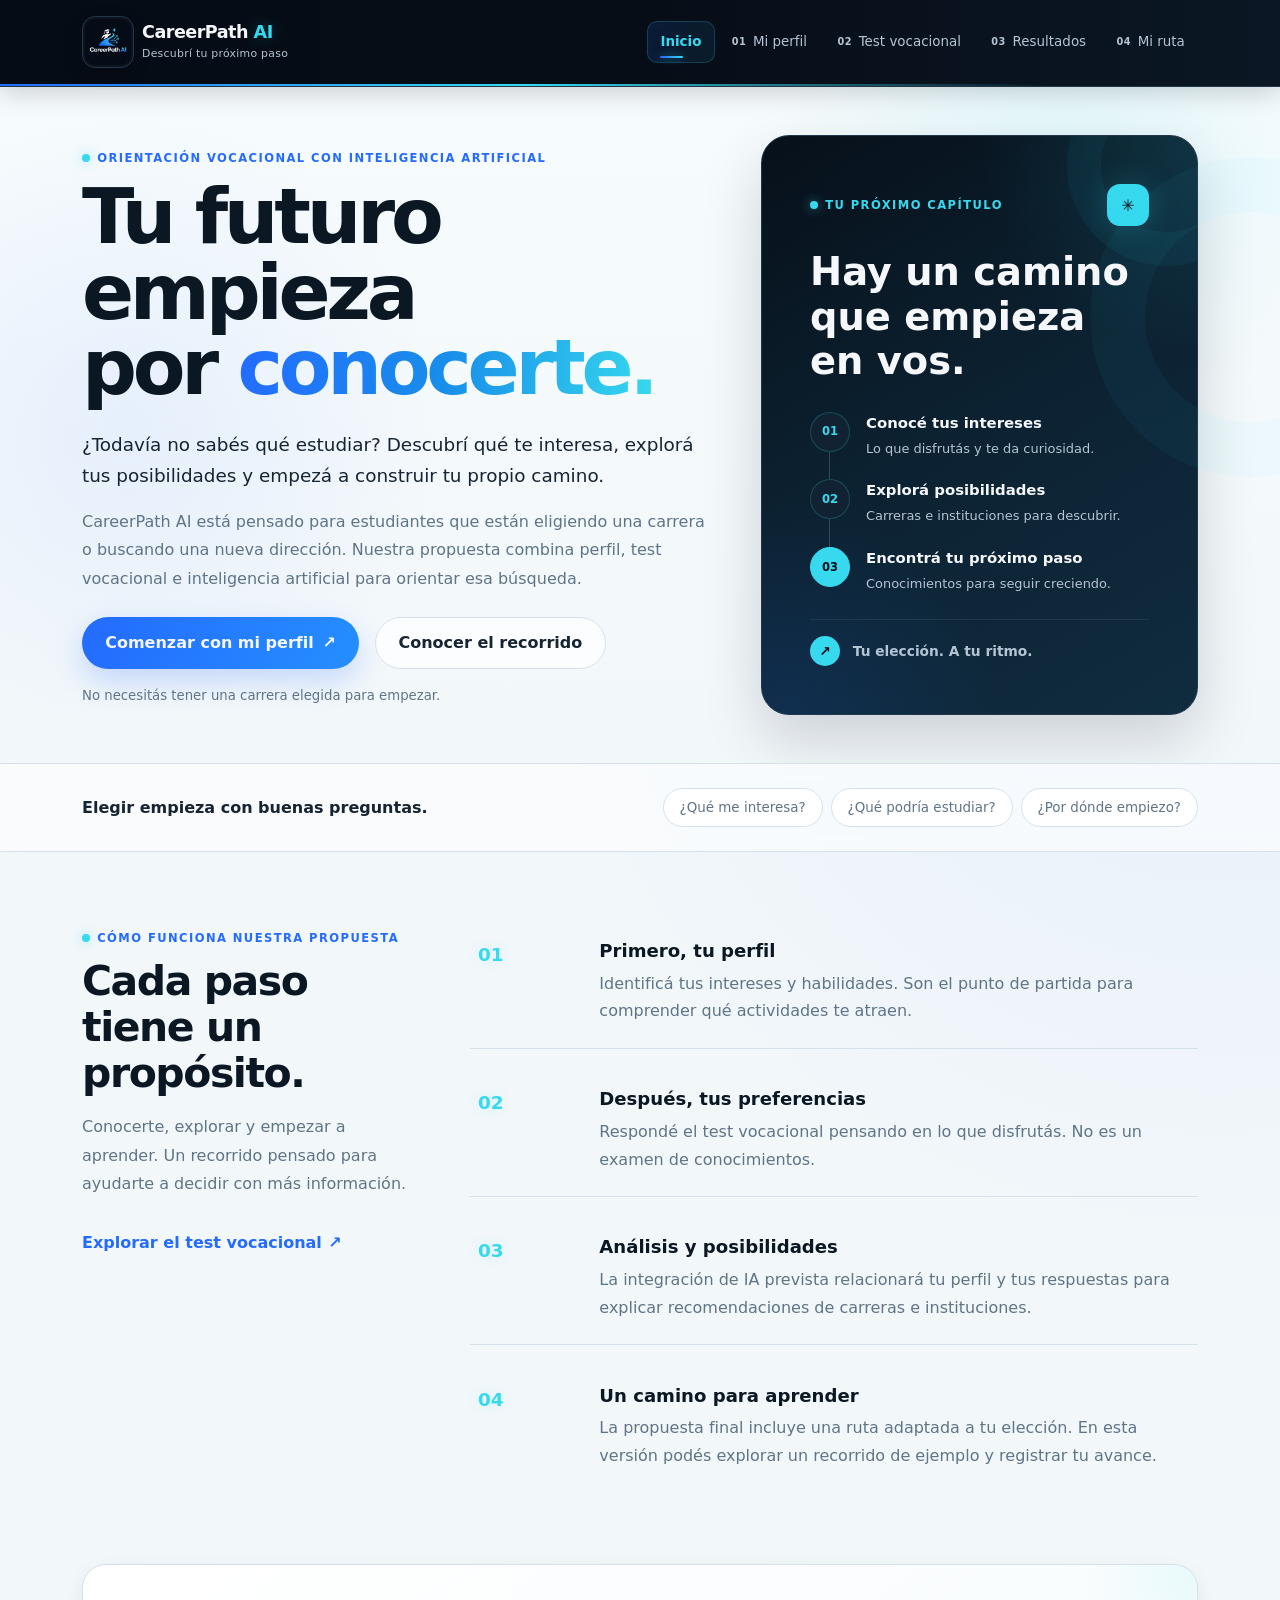
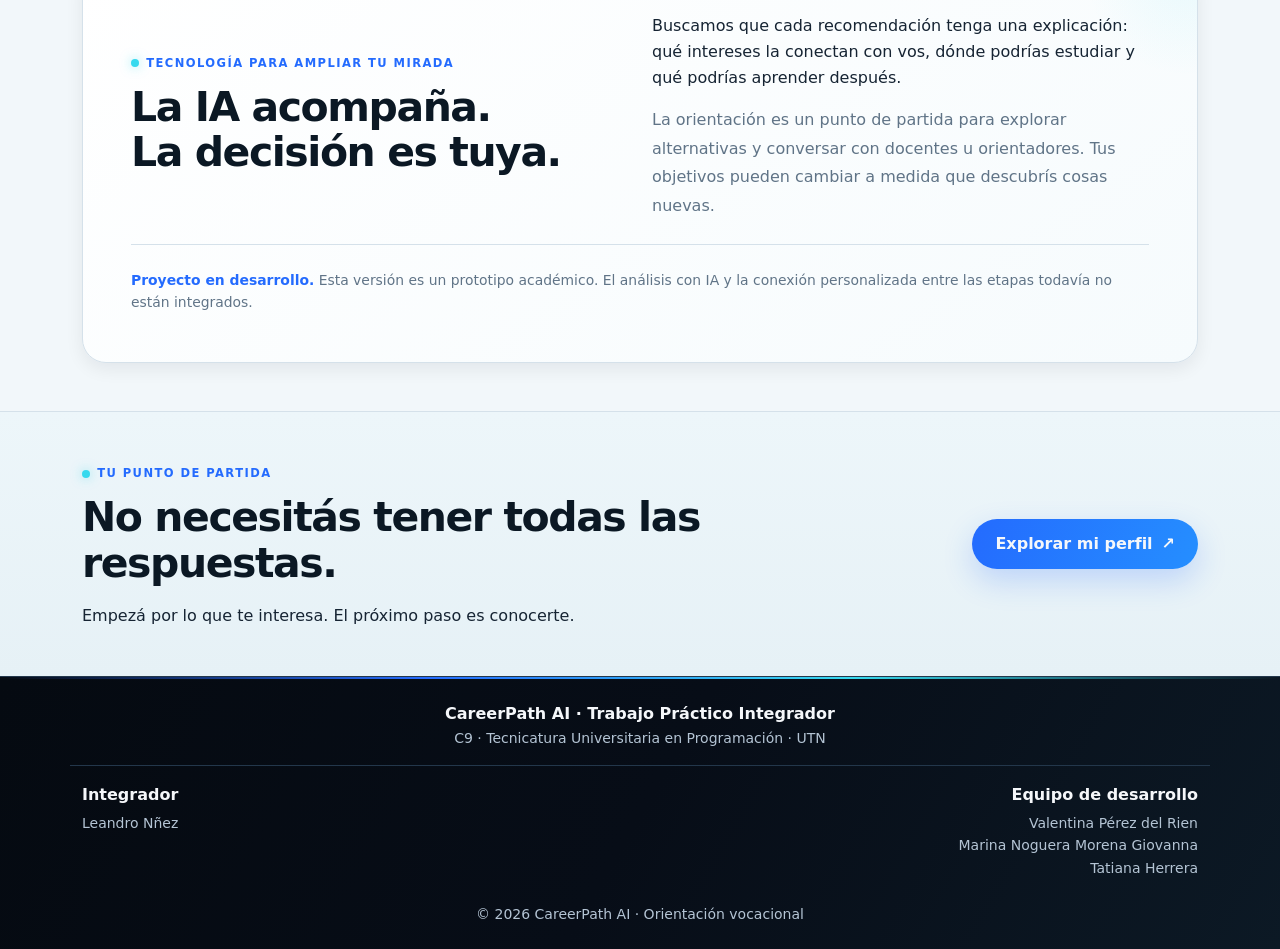
<file: html/index.html>
<!doctype html>
<html lang="es">
  <head>
    <meta charset="UTF-8" />
    <meta name="viewport" content="width=device-width, initial-scale=1" />

    <!-- SEO: título y descripción específicos de la página -->
    <title>CareerPath AI | Orientación vocacional con IA</title>

    <meta
      name="description"
      content="Explorá tus intereses y descubrí tu próximo paso con CareerPath AI, un proyecto de orientación vocacional con inteligencia artificial para estudiantes."
    />

    <link
      href="https://cdn.jsdelivr.net/npm/bootstrap@5.0.2/dist/css/bootstrap.min.css"
      rel="stylesheet"
      integrity="sha384-EVSTQN3/azprG1Anm3QDgpJLIm9Nao0Yz1ztcQTwFspd3yD65VohhpuuCOmLASjC"
      crossorigin="anonymous"
    />

    <link rel="stylesheet" href="../style.css" />

    <!-- Icono de la pestaña -->
    <link rel="icon" href="../img/CareerPath.jpeg" type="image/jpeg" />
    <link rel="shortcut icon" href="../img/CareerPath.jpeg" type="image/jpeg" />
    <link rel="apple-touch-icon" href="../img/CareerPath.jpeg" />
  </head>

  <body class="inicio d-flex flex-column min-vh-100">
    <a class="visually-hidden-focusable inicio-salto" href="#contenido">
      Saltar al contenido
    </a>

    <!-- Navegación principal de CareerPath AI -->
    <header class="cp-header">
      <nav
        class="navbar navbar-dark cp-navbar"
        aria-label="Navegación principal"
      >
        <div class="container">
          <!-- Marca -->
          <a
            class="navbar-brand cp-brand d-flex align-items-center gap-2"
            href="index.html"
          >
            <img
              src="../img/CareerPath.jpeg"
              alt=""
              width="52"
              height="52"
              class="cp-logo"
            />

            <span class="cp-brand-text">
              <span class="cp-brand-name">
                CareerPath <span class="cp-brand-ai">AI</span>
              </span>

              <span class="cp-brand-caption d-none d-sm-block">
                Descubrí tu próximo paso
              </span>
            </span>
          </a>

          <!-- Navegación de escritorio -->
          <ul class="navbar-nav ms-auto gap-1 d-none d-lg-flex flex-row">
            <li class="nav-item">
              <a
                class="nav-link cp-nav-link"
                data-page="index.html"
                href="index.html"
              >
                Inicio
              </a>
            </li>

            <li class="nav-item">
              <a
                class="nav-link cp-nav-link"
                data-page="perfil.html"
                href="perfil.html"
              >
                <span class="cp-nav-number" aria-hidden="true">01</span>
                Mi perfil
              </a>
            </li>

            <li class="nav-item">
              <a
                class="nav-link cp-nav-link"
                data-page="test.html"
                href="test.html"
              >
                <span class="cp-nav-number" aria-hidden="true">02</span>
                Test vocacional
              </a>
            </li>

            <li class="nav-item">
              <a
                class="nav-link cp-nav-link"
                data-page="resultados.html"
                href="resultados.html"
              >
                <span class="cp-nav-number" aria-hidden="true">03</span>
                Resultados
              </a>
            </li>

            <li class="nav-item">
              <a
                class="nav-link cp-nav-link"
                data-page="ruta.html"
                href="ruta.html"
              >
                <span class="cp-nav-number" aria-hidden="true">04</span>
                Mi ruta
              </a>
            </li>
          </ul>

          <!-- Botón hamburguesa -->
          <button
            class="navbar-toggler cp-toggler d-lg-none"
            type="button"
            data-bs-toggle="collapse"
            data-bs-target="#menuPrincipal"
            aria-controls="menuPrincipal"
            aria-expanded="false"
            aria-label="Abrir o cerrar el menú"
          >
            <span class="navbar-toggler-icon"></span>
          </button>
        </div>

        <!-- Menú móvil: se despliega hacia abajo -->
        <div class="collapse cp-mobile-menu d-lg-none" id="menuPrincipal">
          <div class="container">
            <div class="cp-mobile-menu-panel">
              <div class="cp-mobile-menu-header">
                <div>
                  <span class="cp-menu-etiqueta">CareerPath AI</span>
                  <p class="cp-menu-titulo mb-0">Tu recorrido</p>
                </div>

                <button
                  class="cp-mobile-close"
                  type="button"
                  data-bs-toggle="collapse"
                  data-bs-target="#menuPrincipal"
                  aria-controls="menuPrincipal"
                  aria-label="Cerrar menú"
                >
                  ×
                </button>
              </div>

              <p class="cp-menu-descripcion">
                Navegá por las etapas de tu orientación vocacional.
              </p>

              <ul class="navbar-nav cp-mobile-nav">
                <li class="nav-item">
                  <a
                    class="nav-link cp-nav-link cp-mobile-link"
                    data-page="index.html"
                    href="index.html"
                  >
                    <span class="cp-menu-numero">00</span>
                    <span>
                      <strong>Inicio</strong>
                      <small>Conocé CareerPath AI</small>
                    </span>
                  </a>
                </li>

                <li class="nav-item">
                  <a
                    class="nav-link cp-nav-link cp-mobile-link"
                    data-page="perfil.html"
                    href="perfil.html"
                  >
                    <span class="cp-menu-numero">01</span>
                    <span>
                      <strong>Mi perfil</strong>
                      <small>Creá tu cuenta y contanos quién sos</small>
                    </span>
                  </a>
                </li>

                <li class="nav-item">
                  <a
                    class="nav-link cp-nav-link cp-mobile-link"
                    data-page="test.html"
                    href="test.html"
                  >
                    <span class="cp-menu-numero">02</span>
                    <span>
                      <strong>Test vocacional</strong>
                      <small>Explorá tus intereses</small>
                    </span>
                  </a>
                </li>

                <li class="nav-item">
                  <a
                    class="nav-link cp-nav-link cp-mobile-link"
                    data-page="resultados.html"
                    href="resultados.html"
                  >
                    <span class="cp-menu-numero">03</span>
                    <span>
                      <strong>Resultados</strong>
                      <small>Descubrí posibilidades</small>
                    </span>
                  </a>
                </li>

                <li class="nav-item">
                  <a
                    class="nav-link cp-nav-link cp-mobile-link"
                    data-page="ruta.html"
                    href="ruta.html"
                  >
                    <span class="cp-menu-numero">04</span>
                    <span>
                      <strong>Mi ruta</strong>
                      <small>Seguí tu progreso</small>
                    </span>
                  </a>
                </li>
              </ul>

              <div class="cp-menu-pie">
                <span aria-hidden="true">✦</span>
                <p class="mb-0">Tu elección. A tu ritmo.</p>
              </div>
            </div>
          </div>
        </div>
      </nav>

      <!-- Capa borrosa detrás del menú móvil -->
      <button
        class="cp-nav-overlay d-lg-none"
        id="navOverlay"
        type="button"
        aria-label="Cerrar menú"
        tabindex="-1"
      ></button>
    </header>

    <main id="contenido" class="flex-grow-1">
      <!-- Presentación principal -->
      <section class="inicio-hero" aria-labelledby="titulo-inicio">
        <div class="container py-5">
          <div class="row align-items-center g-5">
            <div class="col-lg-7">
              <p class="inicio-etiqueta">
                Orientación vocacional con inteligencia artificial
              </p>

              <h1 id="titulo-inicio" class="inicio-titulo">
                Tu futuro empieza<br />
                por <span>conocerte.</span>
              </h1>

              <p class="inicio-bajada mt-4">
                ¿Todavía no sabés qué estudiar? Descubrí qué te interesa,
                explorá tus posibilidades y empezá a construir tu propio camino.
              </p>

              <p class="inicio-texto">
                CareerPath AI está pensado para estudiantes que están eligiendo
                una carrera o buscando una nueva dirección. Nuestra propuesta
                combina perfil, test vocacional e inteligencia artificial para
                orientar esa búsqueda.
              </p>

              <div class="d-flex flex-column flex-sm-row gap-3 mt-4">
                <a class="btn inicio-boton" href="perfil.html">
                  Comenzar con mi perfil
                  <span aria-hidden="true">↗</span>
                </a>

                <a class="btn inicio-boton-secundario" href="#como-funciona">
                  Conocer el recorrido
                </a>
              </div>

              <p class="inicio-nota mt-3 mb-0">
                No necesitás tener una carrera elegida para empezar.
              </p>
            </div>

            <div class="col-lg-5">
              <aside
                class="inicio-mapa p-4 p-md-5"
                aria-label="Resumen del recorrido"
              >
                <div
                  class="d-flex justify-content-between align-items-center gap-3 mb-4"
                >
                  <p class="inicio-etiqueta mb-0">Tu próximo capítulo</p>

                  <span class="inicio-simbolo" aria-hidden="true"> ✳ </span>
                </div>

                <p class="inicio-mapa-titulo">
                  Hay un camino<br />
                  que empieza en vos.
                </p>

                <ol class="inicio-recorrido list-unstyled mb-0">
                  <li>
                    <span class="inicio-nodo" aria-hidden="true"> 01 </span>

                    <div>
                      <strong>Conocé tus intereses</strong>
                      <p>Lo que disfrutás y te da curiosidad.</p>
                    </div>
                  </li>

                  <li>
                    <span class="inicio-nodo" aria-hidden="true"> 02 </span>

                    <div>
                      <strong>Explorá posibilidades</strong>
                      <p>Carreras e instituciones para descubrir.</p>
                    </div>
                  </li>

                  <li>
                    <span class="inicio-nodo" aria-hidden="true"> 03 </span>

                    <div>
                      <strong>Encontrá tu próximo paso</strong>
                      <p>Conocimientos para seguir creciendo.</p>
                    </div>
                  </li>
                </ol>

                <p class="inicio-mapa-pie mt-4 mb-0">
                  <span aria-hidden="true">↗</span>
                  Tu elección. A tu ritmo.
                </p>
              </aside>
            </div>
          </div>
        </div>
      </section>

      <!-- Franja de conexión con el usuario -->
      <section class="inicio-franja py-4" aria-label="Preguntas para empezar">
        <div class="container">
          <div class="row align-items-center gy-3">
            <div class="col-lg-4">
              <p class="fw-bold mb-0">Elegir empieza con buenas preguntas.</p>
            </div>

            <div class="col-lg-8">
              <ul
                class="list-unstyled d-flex flex-wrap justify-content-lg-end gap-2 mb-0"
              >
                <li class="inicio-chip">¿Qué me interesa?</li>
                <li class="inicio-chip">¿Qué podría estudiar?</li>
                <li class="inicio-chip">¿Por dónde empiezo?</li>
              </ul>
            </div>
          </div>
        </div>
      </section>

      <!-- Explicación del recorrido del producto -->
      <section
        id="como-funciona"
        class="container inicio-seccion"
        aria-labelledby="titulo-recorrido"
      >
        <div class="row g-5">
          <div class="col-lg-4">
            <p class="inicio-etiqueta">Cómo funciona nuestra propuesta</p>

            <h2 id="titulo-recorrido" class="inicio-subtitulo">
              Cada paso<br />
              tiene un propósito.
            </h2>

            <p class="inicio-texto mt-3">
              Conocerte, explorar y empezar a aprender. Un recorrido pensado
              para ayudarte a decidir con más información.
            </p>

            <a class="inicio-enlace" href="test.html">
              Explorar el test vocacional
              <span aria-hidden="true">↗</span>
            </a>
          </div>

          <div class="col-lg-8">
            <ol class="inicio-pasos list-unstyled mb-0">
              <li class="row g-3">
                <div class="col-2">
                  <span class="inicio-paso-numero" aria-hidden="true">
                    01
                  </span>
                </div>

                <div class="col-10">
                  <h3>Primero, tu perfil</h3>
                  <p>
                    Identificá tus intereses y habilidades. Son el punto de
                    partida para comprender qué actividades te atraen.
                  </p>
                </div>
              </li>

              <li class="row g-3">
                <div class="col-2">
                  <span class="inicio-paso-numero" aria-hidden="true">
                    02
                  </span>
                </div>

                <div class="col-10">
                  <h3>Después, tus preferencias</h3>
                  <p>
                    Respondé el test vocacional pensando en lo que disfrutás. No
                    es un examen de conocimientos.
                  </p>
                </div>
              </li>

              <li class="row g-3">
                <div class="col-2">
                  <span class="inicio-paso-numero" aria-hidden="true">
                    03
                  </span>
                </div>

                <div class="col-10">
                  <h3>Análisis y posibilidades</h3>
                  <p>
                    La integración de IA prevista relacionará tu perfil y tus
                    respuestas para explicar recomendaciones de carreras e
                    instituciones.
                  </p>
                </div>
              </li>

              <li class="row g-3">
                <div class="col-2">
                  <span class="inicio-paso-numero" aria-hidden="true">
                    04
                  </span>
                </div>

                <div class="col-10">
                  <h3>Un camino para aprender</h3>
                  <p>
                    La propuesta final incluye una ruta adaptada a tu elección.
                    En esta versión podés explorar un recorrido de ejemplo y
                    registrar tu avance.
                  </p>
                </div>
              </li>
            </ol>
          </div>
        </div>
      </section>

      <!-- Explicación del papel de la IA -->
      <section class="container pb-5" aria-labelledby="titulo-ia">
        <div class="inicio-panel p-4 p-md-5">
          <div class="row align-items-center g-4">
            <div class="col-lg-6">
              <p class="inicio-etiqueta">Tecnología para ampliar tu mirada</p>

              <h2 id="titulo-ia" class="inicio-subtitulo">
                La IA acompaña.<br />
                La decisión es tuya.
              </h2>
            </div>

            <div class="col-lg-6">
              <p>
                Buscamos que cada recomendación tenga una explicación: qué
                intereses la conectan con vos, dónde podrías estudiar y qué
                podrías aprender después.
              </p>

              <p class="inicio-texto mb-0">
                La orientación es un punto de partida para explorar alternativas
                y conversar con docentes u orientadores. Tus objetivos pueden
                cambiar a medida que descubrís cosas nuevas.
              </p>
            </div>
          </div>

          <p class="inicio-estado mt-4 pt-4 mb-0">
            <strong>Proyecto en desarrollo.</strong>
            Esta versión es un prototipo académico. El análisis con IA y la
            conexión personalizada entre las etapas todavía no están integrados.
          </p>
        </div>
      </section>

      <!-- Cierre -->
      <section class="inicio-cierre py-5" aria-labelledby="titulo-empezar">
        <div class="container">
          <div class="row align-items-center g-4">
            <div class="col-lg-8">
              <p class="inicio-etiqueta">Tu punto de partida</p>

              <h2 id="titulo-empezar" class="inicio-subtitulo">
                No necesitás tener todas las respuestas.
              </h2>

              <p class="mb-0 mt-3">
                Empezá por lo que te interesa. El próximo paso es conocerte.
              </p>
            </div>

            <div class="col-lg-4 text-lg-end">
              <a class="btn inicio-boton" href="perfil.html">
                Explorar mi perfil
                <span aria-hidden="true">↗</span>
              </a>
            </div>
          </div>
        </div>
      </section>
    </main>

    <!-- Créditos del proyecto -->
    <footer class="bg-dark text-white py-4 mt-auto">
      <div class="container">
        <div class="row text-center text-md-start">
          <div class="col-12 mb-3 border-bottom border-secondary pb-3">
            <p class="fw-bold text-center mb-0">
              CareerPath AI · Trabajo Práctico Integrador
            </p>

            <p class="small text-center mb-0">
              C9 · Tecnicatura Universitaria en Programación · UTN
            </p>
          </div>

          <div class="col-md-6 mb-3 mb-md-0">
            <p class="fw-bold mb-1">Integrador</p>
            <p class="small mb-0">Leandro Nñez</p>
          </div>

          <div class="col-md-6 text-md-end">
            <p class="fw-bold mb-1">Equipo de desarrollo</p>

            <ul class="list-unstyled small mb-0">
              <li>Valentina Pérez del Rien</li>
              <li>Marina Noguera Morena Giovanna</li>
              <li>Tatiana Herrera</li>
            </ul>
          </div>
        </div>

        <p class="small text-center mt-4 mb-0">
          © 2026 CareerPath AI · Orientación vocacional
        </p>
      </div>
    </footer>

    <script
      src="https://cdn.jsdelivr.net/npm/bootstrap@5.0.2/dist/js/bootstrap.bundle.min.js"
      integrity="sha384-MrcW6ZMFYlzcLA8Nl+NtUVF0sA7MsXsP1UyJoMp4YLEuNSfAP+JcXn/tWtIaxVXM"
      crossorigin="anonymous"
    ></script>
    <script src="../js/navbar.js"></script>
  </body>
</html>
</file>
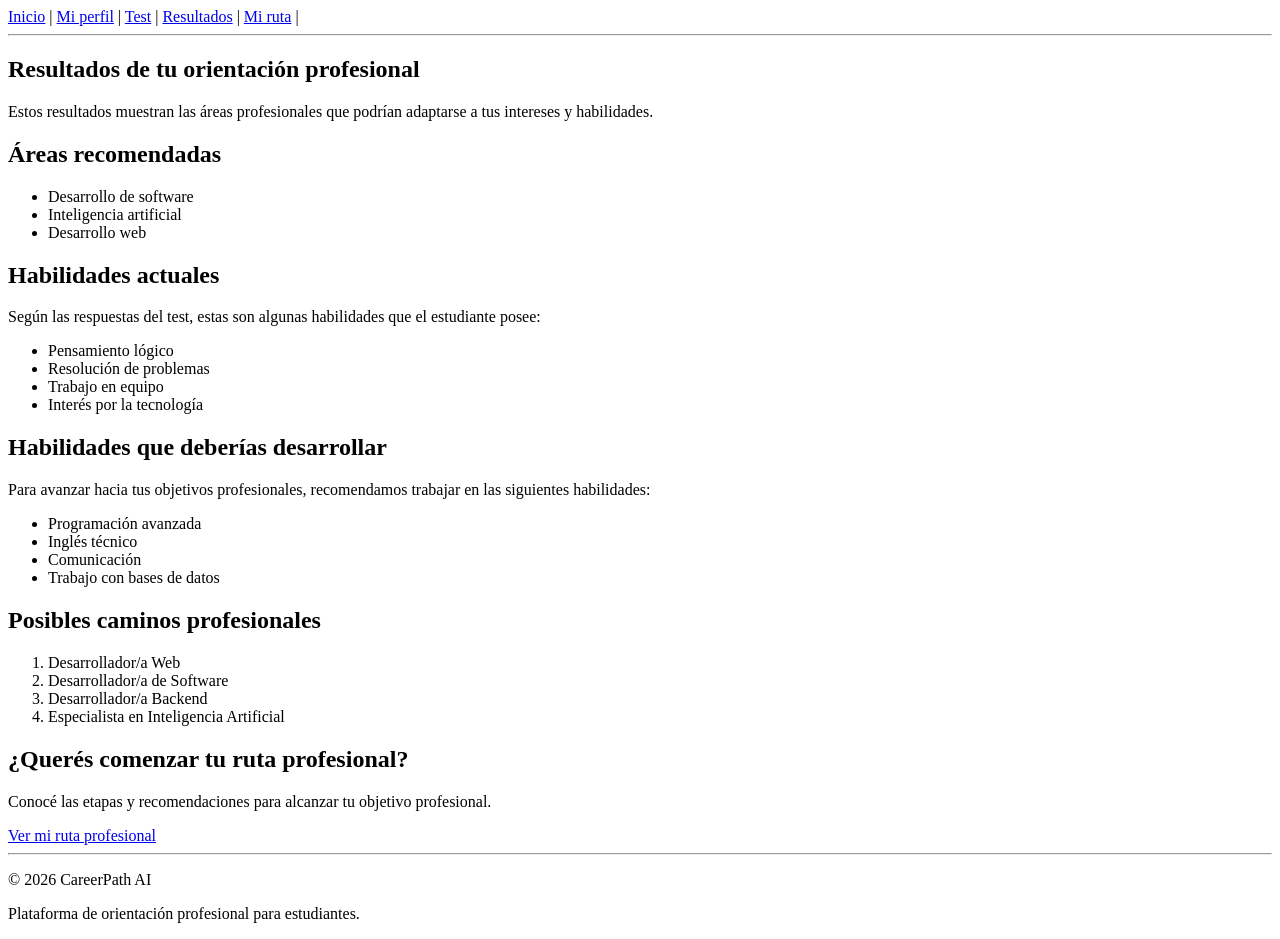
<file: resultados.html>
<!DOCTYPE html>
<html lang="es">
<head>
    <meta charset="UTF-8">
    <meta name="viewport" content="width=device-width, initial-scale=1.0">
    <title>Resultados - </title>
</head>
<body>
    <header>
        
        <nav>
            <a href="index.html">Inicio</a> |
            <a href="perfil.html">Mi perfil</a> |
            <a href="test.html">Test</a> |
            <a href="resultados.html">Resultados</a> |
            <a href="ruta.html">Mi ruta</a> |
            
        </nav>
    </header>
    <hr>
    <main>
        <section>
            <h2>Resultados de tu orientación profesional</h2>
            <p>
                Estos resultados muestran las áreas profesionales
                que podrían adaptarse a tus intereses y habilidades.
            </p>
        </section>
        <section>
            <h2>Áreas recomendadas</h2>
            <ul>
                <li>
                    Desarrollo de software
                </li>
                <li>
                    Inteligencia artificial
                </li>
                <li>
                    Desarrollo web
                </li>
            </ul>
        </section>
        <section>
            <h2>Habilidades actuales</h2>
            <p>
                Según las respuestas del test, estas son algunas
                habilidades que el estudiante posee:
            </p>
            <ul>
                <li>Pensamiento lógico</li>
                <li>Resolución de problemas</li>
                <li>Trabajo en equipo</li>
                <li>Interés por la tecnología</li>
            </ul>
        </section>
        <section>
            <h2>Habilidades que deberías desarrollar</h2>
            <p>
                Para avanzar hacia tus objetivos profesionales,
                recomendamos trabajar en las siguientes habilidades:
            </p>
            <ul>
                <li>Programación avanzada</li>
                <li>Inglés técnico</li>
                <li>Comunicación</li>
                <li>Trabajo con bases de datos</li>
            </ul>
        </section>
        <section>
            <h2>Posibles caminos profesionales</h2>
            <ol>
                <li>Desarrollador/a Web</li>
                <li>Desarrollador/a de Software</li>
                <li>Desarrollador/a Backend</li>
                <li>Especialista en Inteligencia Artificial</li>
            </ol>
        </section>
        <section>
            <h2>¿Querés comenzar tu ruta profesional?</h2>
            <p>
                Conocé las etapas y recomendaciones para alcanzar
                tu objetivo profesional.
            </p>
            <a href="ruta.html">
                Ver mi ruta profesional
            </a>
        </section>
    </main>
    <footer>
        <hr>
        <p>
            © 2026 CareerPath AI
        </p>
        <p>
            Plataforma de orientación profesional para estudiantes.
        </p>
    </footer>
</body>
</html>
</file>
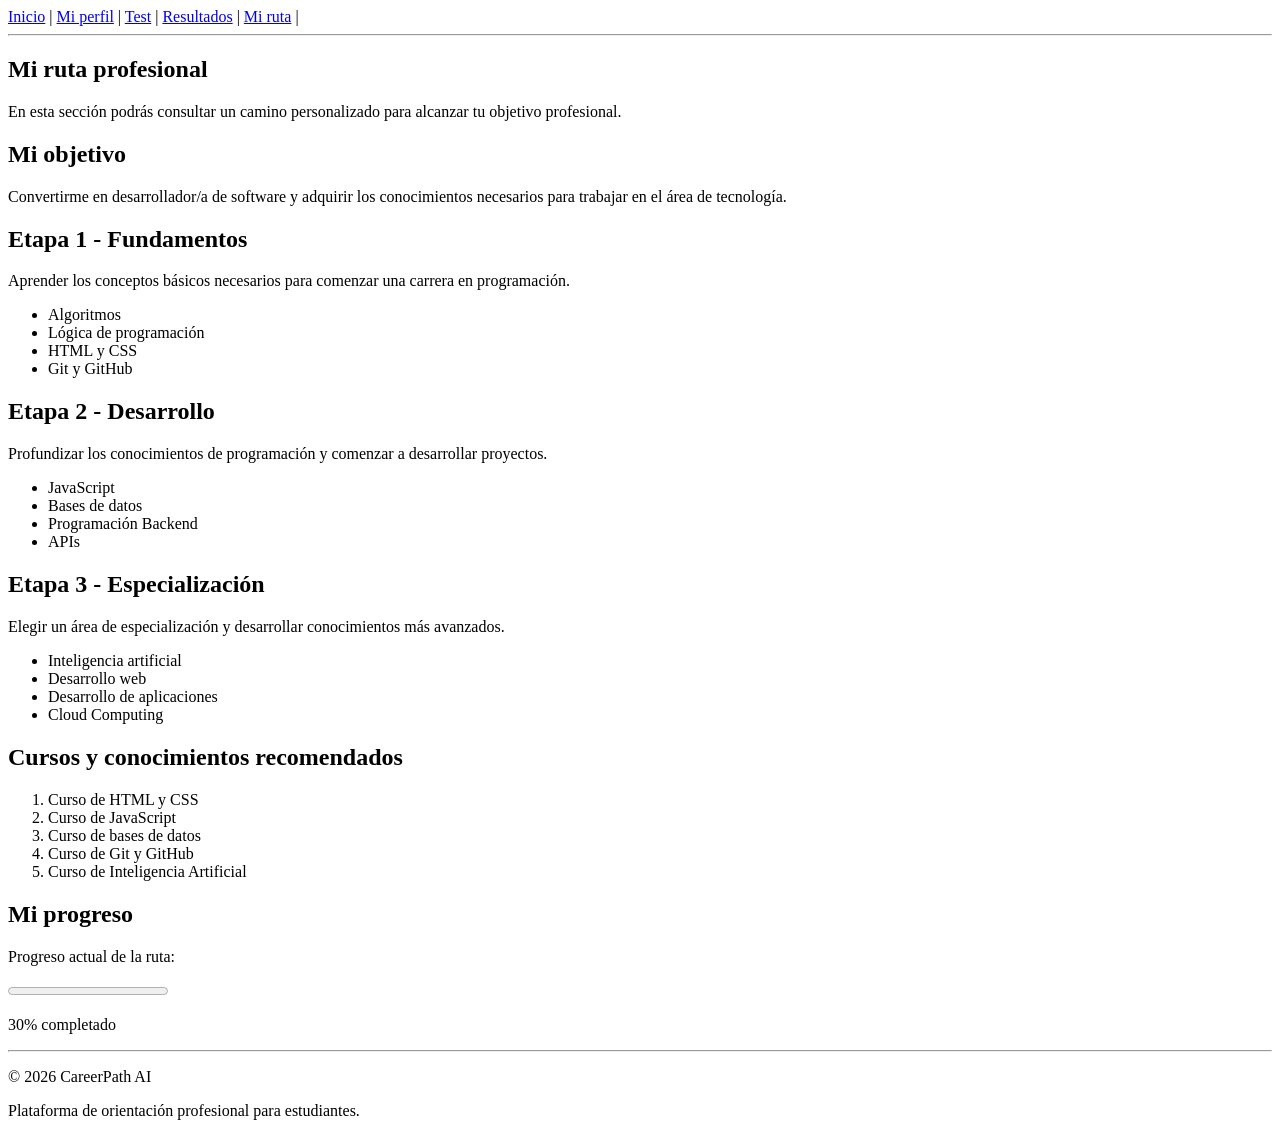
<file: ruta.html>
<!DOCTYPE html>
<html lang="es">
<head>
    <meta charset="UTF-8">
    <meta name="viewport" content="width=device-width, initial-scale=1.0">
    <title>Mi Ruta - </title>
</head>
<body>
    <header>
        <nav>
            <a href="index.html">Inicio</a> |
            <a href="perfil.html">Mi perfil</a> |
            <a href="test.html">Test</a> |
            <a href="resultados.html">Resultados</a> |
            <a href="ruta.html">Mi ruta</a> |
        </nav>
    </header>
    <hr>
    <main>
        <section>
            <h2>Mi ruta profesional</h2>
            <p>
                En esta sección podrás consultar un camino
                personalizado para alcanzar tu objetivo profesional.
            </p>
        </section>
        <section>
            <h2>Mi objetivo</h2>
            <p>
                Convertirme en desarrollador/a de software
                y adquirir los conocimientos necesarios para
                trabajar en el área de tecnología.
            </p>
        </section>
        <section>
            <h2>Etapa 1 - Fundamentos</h2>
            <p>
                Aprender los conceptos básicos necesarios
                para comenzar una carrera en programación.
            </p>
            <ul>
                <li>Algoritmos</li>
                <li>Lógica de programación</li>
                <li>HTML y CSS</li>
                <li>Git y GitHub</li>
            </ul>
        </section>
        <section>
            <h2>Etapa 2 - Desarrollo</h2>
            <p>
                Profundizar los conocimientos de programación
                y comenzar a desarrollar proyectos.
            </p>
            <ul>
                <li>JavaScript</li>
                <li>Bases de datos</li>
                <li>Programación Backend</li>
                <li>APIs</li>
            </ul>
        </section>
        <section>
            <h2>Etapa 3 - Especialización</h2>
            <p>
                Elegir un área de especialización y desarrollar
                conocimientos más avanzados.
            </p>
            <ul>
                <li>Inteligencia artificial</li>
                <li>Desarrollo web</li>
                <li>Desarrollo de aplicaciones</li>
                <li>Cloud Computing</li>
            </ul>
        </section>
        <section>
            <h2>Cursos y conocimientos recomendados</h2>
            <ol>
                <li>Curso de HTML y CSS</li>
                <li>Curso de JavaScript</li>
                <li>Curso de bases de datos</li>
                <li>Curso de Git y GitHub</li>
                <li>Curso de Inteligencia Artificial</li>
            </ol>
        </section>
        <section>
            <h2>Mi progreso</h2>
            <p>
                Progreso actual de la ruta:
            </p>
            <progress value="0" max="100">
                0%
            </progress>
            <p>
                30% completado
            </p>
        </section>
        <section>
            <a href="resultados.html">
            </a>
        </section>
    </main>
    <footer>
        <hr>
        <p>
            © 2026 CareerPath AI
        </p>
        <p>
            Plataforma de orientación profesional para estudiantes.
        </p>
    </footer>
</body>
</html>
</file>
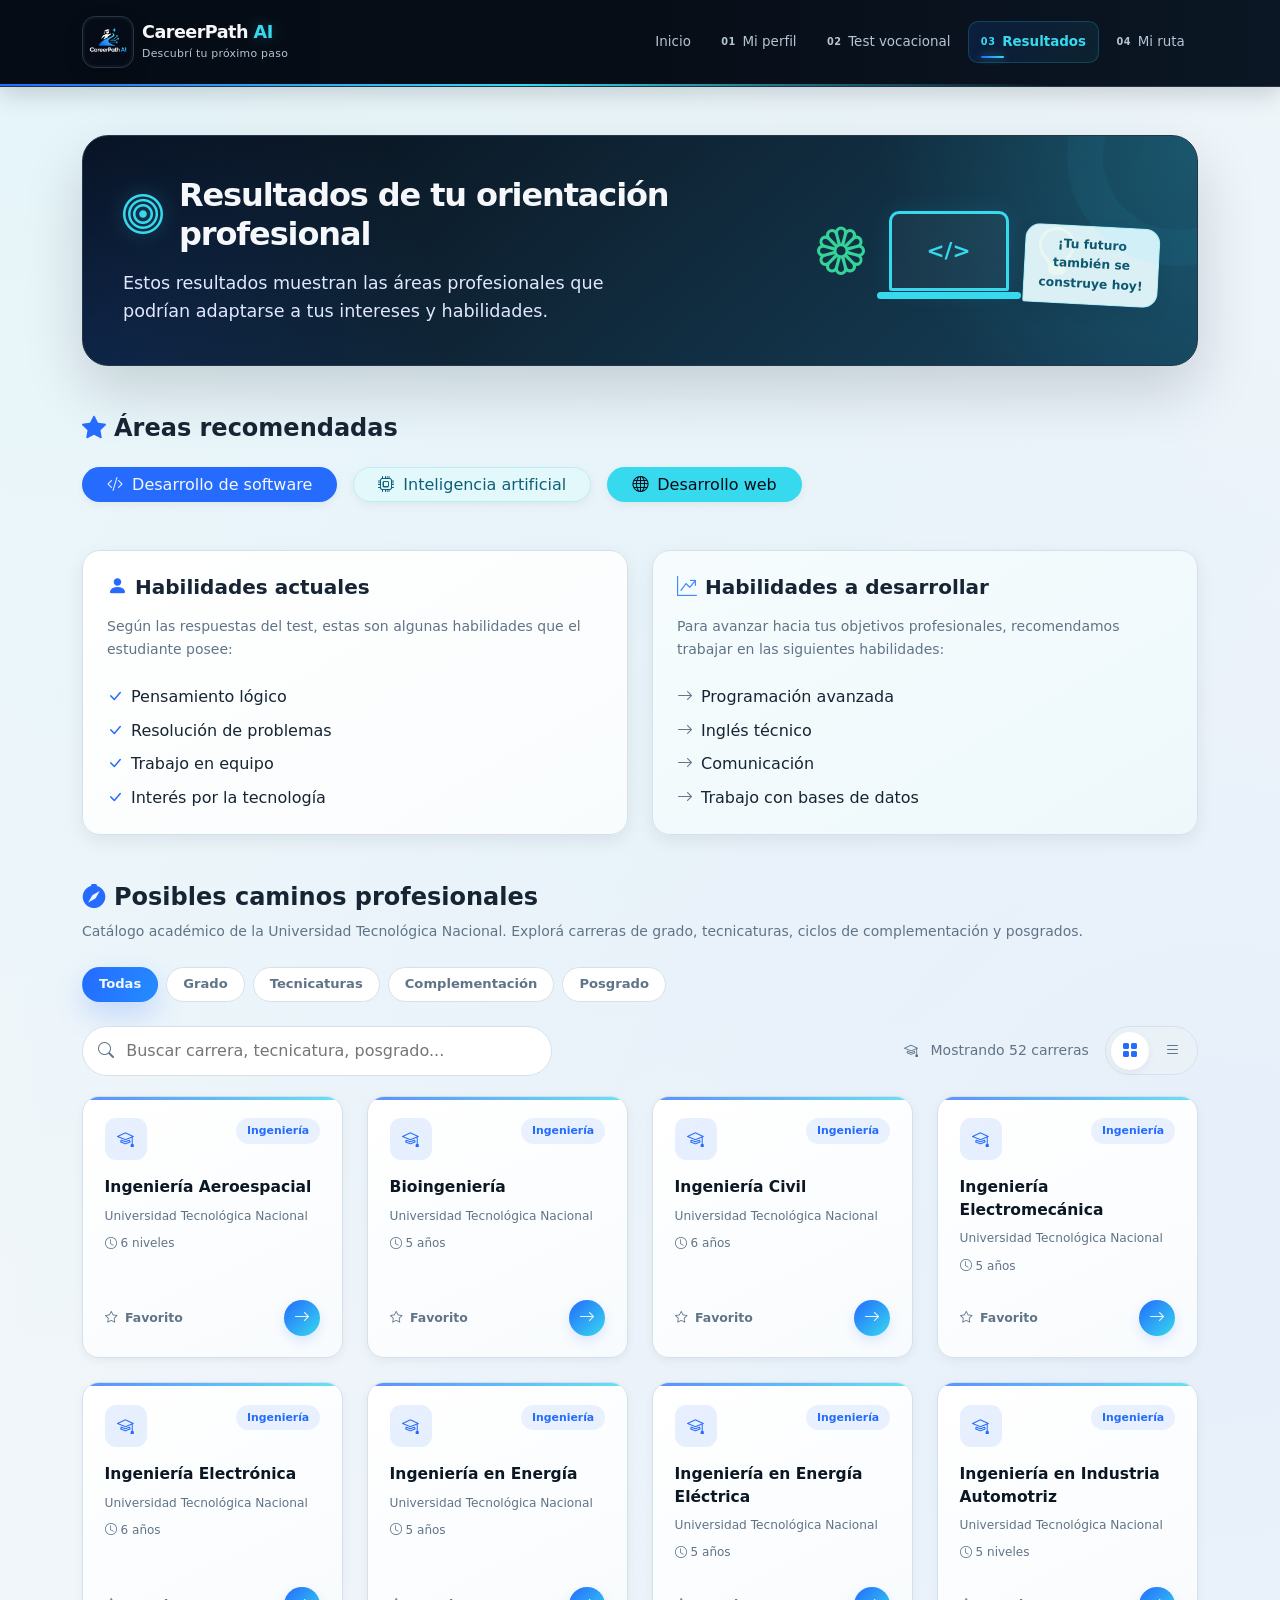
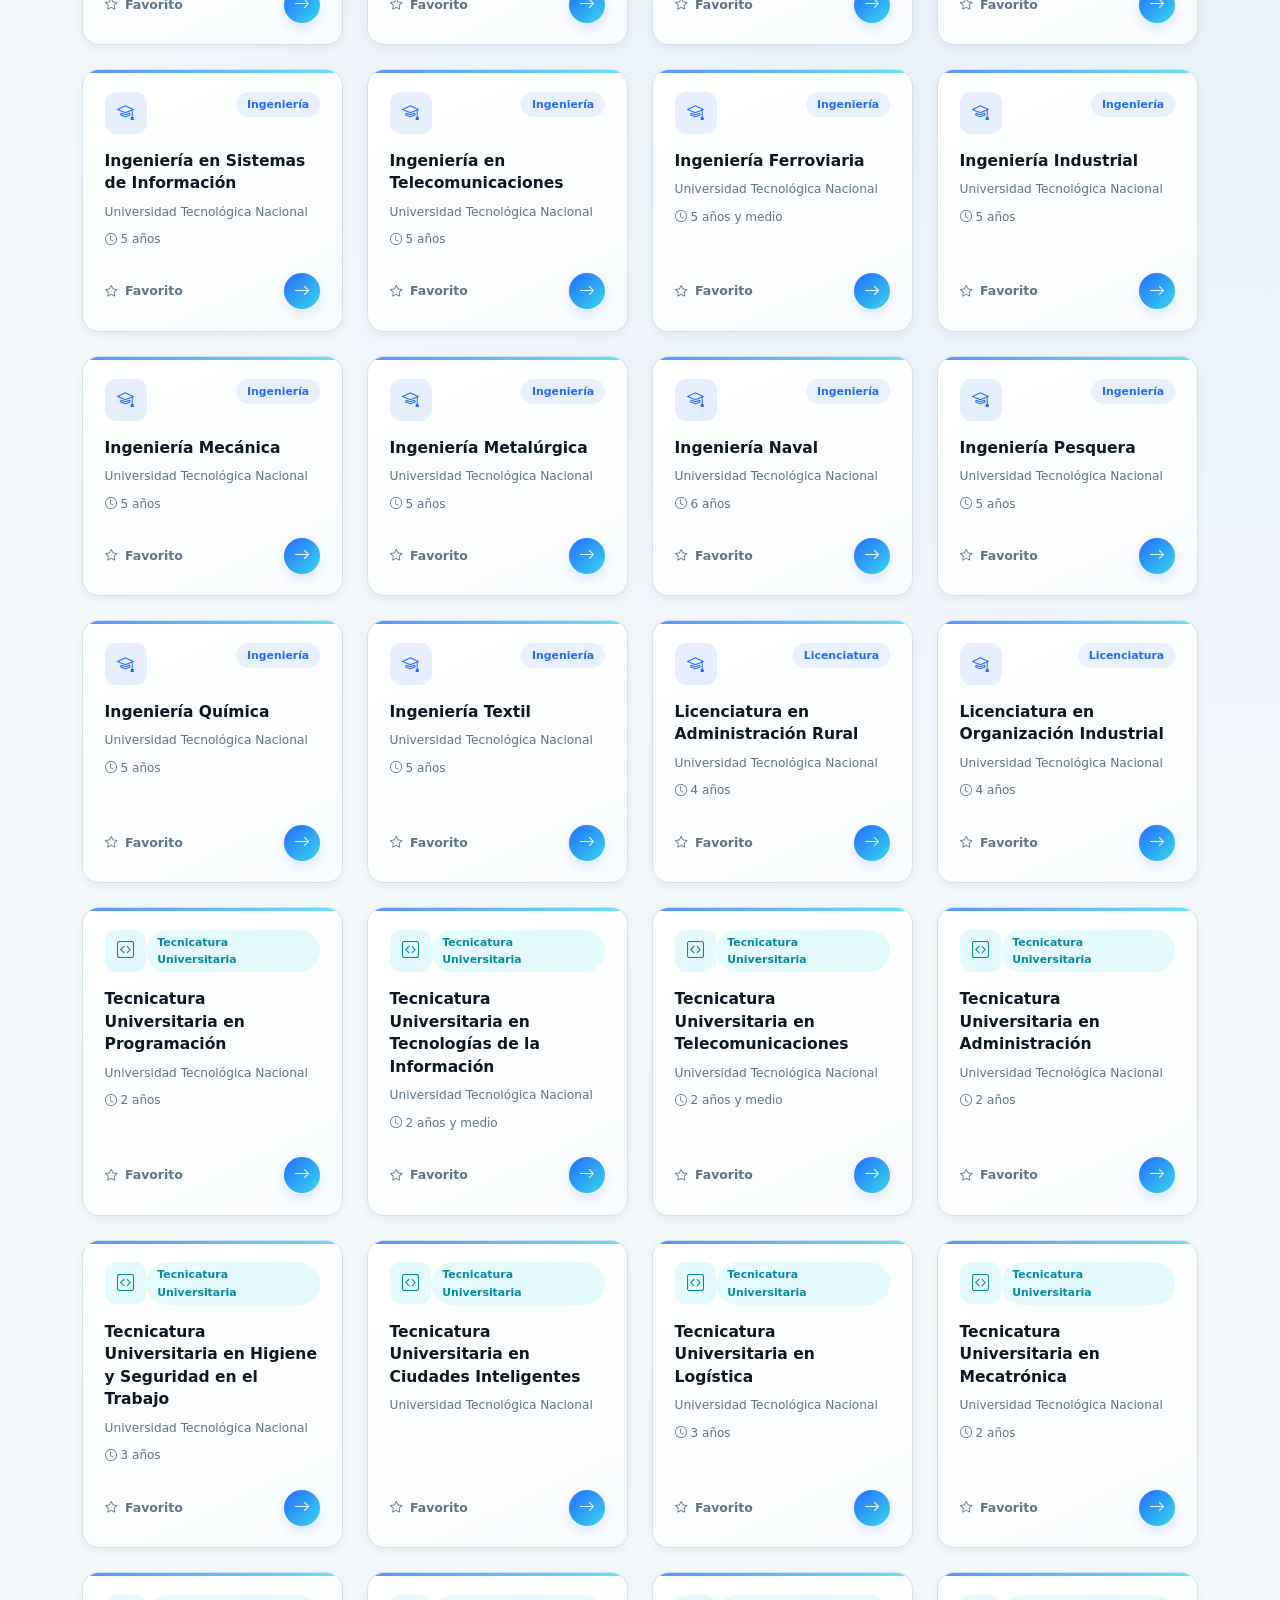
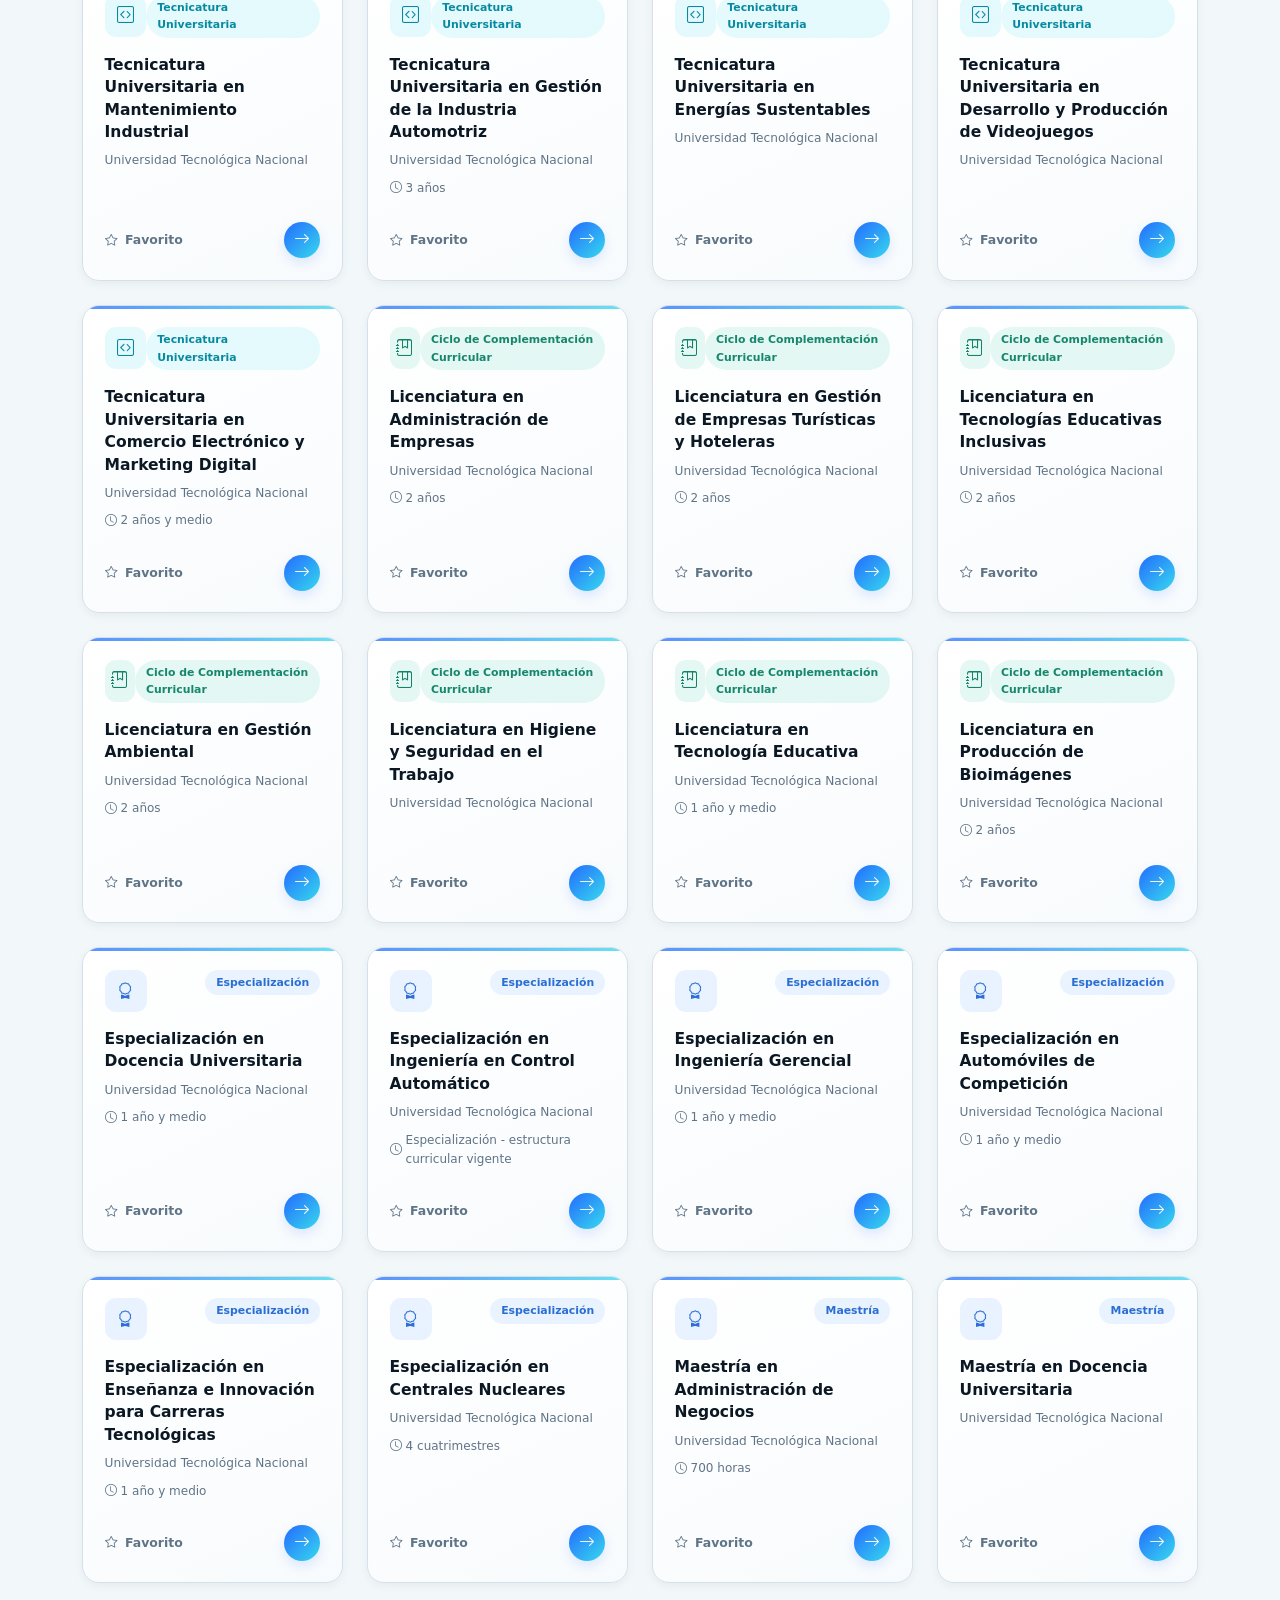
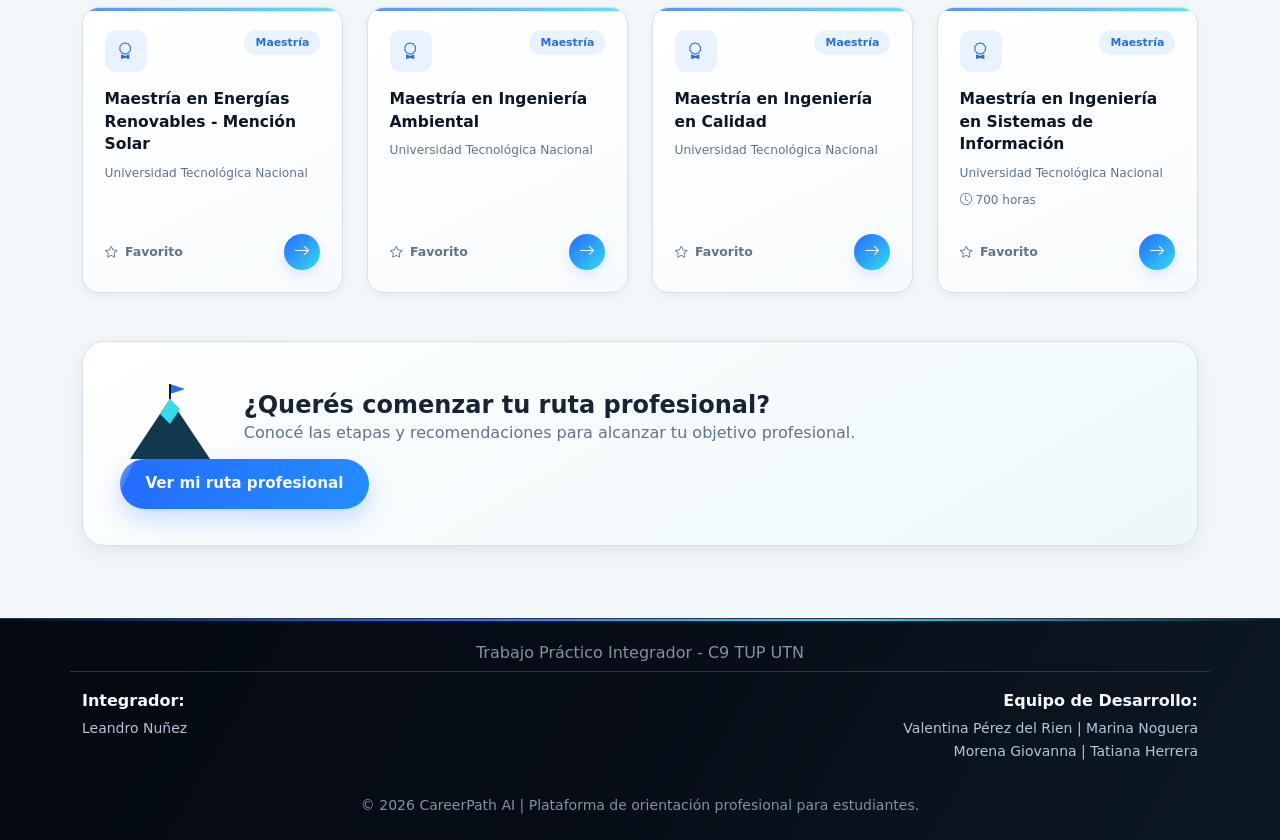
<file: html/resultados.html>
<!doctype html>
<html lang="es">
  <head>
    <meta charset="UTF-8" />
    <meta name="viewport" content="width=device-width, initial-scale=1.0" />
    <title>CareerPath AI | Resultados y carreras UTN</title>

    <!-- CSS de Bootstrap -->
    <link
      href="https://cdn.jsdelivr.net/npm/bootstrap@5.0.2/dist/css/bootstrap.min.css"
      rel="stylesheet"
    />
    <!-- Iconos de Bootstrap -->
    <link
      rel="stylesheet"
      href="https://cdn.jsdelivr.net/npm/bootstrap-icons@1.11.1/font/bootstrap-icons.css"
    />
    <!-- Tu CSS Global -->
    <link rel="stylesheet" href="../style.css" />

    <!-- Icono de la pestaña -->
    <link rel="icon" href="../img/CareerPath.jpeg" type="image/jpeg" />
    <link rel="shortcut icon" href="../img/CareerPath.jpeg" type="image/jpeg" />
    <link rel="apple-touch-icon" href="../img/CareerPath.jpeg" />
  </head>
  <body class="d-flex flex-column min-vh-100">
    <!-- Navbar -->
    <header class="cp-header">
      <nav
        class="navbar navbar-dark cp-navbar"
        aria-label="Navegación principal"
      >
        <div class="container">
          <!-- Marca -->
          <a
            class="navbar-brand cp-brand d-flex align-items-center gap-2"
            href="index.html"
          >
            <img
              src="../img/CareerPath.jpeg"
              alt=""
              width="52"
              height="52"
              class="cp-logo"
            />

            <span class="cp-brand-text">
              <span class="cp-brand-name">
                CareerPath <span class="cp-brand-ai">AI</span>
              </span>

              <span class="cp-brand-caption d-none d-sm-block">
                Descubrí tu próximo paso
              </span>
            </span>
          </a>

          <!-- Navegación de escritorio -->
          <ul class="navbar-nav ms-auto gap-1 d-none d-lg-flex flex-row">
            <li class="nav-item">
              <a
                class="nav-link cp-nav-link"
                data-page="index.html"
                href="index.html"
              >
                Inicio
              </a>
            </li>

            <li class="nav-item">
              <a
                class="nav-link cp-nav-link"
                data-page="perfil.html"
                href="perfil.html"
              >
                <span class="cp-nav-number" aria-hidden="true">01</span>
                Mi perfil
              </a>
            </li>

            <li class="nav-item">
              <a
                class="nav-link cp-nav-link"
                data-page="test.html"
                href="test.html"
              >
                <span class="cp-nav-number" aria-hidden="true">02</span>
                Test vocacional
              </a>
            </li>

            <li class="nav-item">
              <a
                class="nav-link cp-nav-link"
                data-page="resultados.html"
                href="resultados.html"
              >
                <span class="cp-nav-number" aria-hidden="true">03</span>
                Resultados
              </a>
            </li>

            <li class="nav-item">
              <a
                class="nav-link cp-nav-link"
                data-page="ruta.html"
                href="ruta.html"
              >
                <span class="cp-nav-number" aria-hidden="true">04</span>
                Mi ruta
              </a>
            </li>
          </ul>

          <!-- Botón hamburguesa -->
          <button
            class="navbar-toggler cp-toggler d-lg-none"
            type="button"
            data-bs-toggle="collapse"
            data-bs-target="#menuPrincipal"
            aria-controls="menuPrincipal"
            aria-expanded="false"
            aria-label="Abrir o cerrar el menú"
          >
            <span class="navbar-toggler-icon"></span>
          </button>
        </div>

        <!-- Menú móvil: se despliega hacia abajo -->
        <div class="collapse cp-mobile-menu d-lg-none" id="menuPrincipal">
          <div class="container">
            <div class="cp-mobile-menu-panel">
              <div class="cp-mobile-menu-header">
                <div>
                  <span class="cp-menu-etiqueta">CareerPath AI</span>
                  <p class="cp-menu-titulo mb-0">Tu recorrido</p>
                </div>

                <button
                  class="cp-mobile-close"
                  type="button"
                  data-bs-toggle="collapse"
                  data-bs-target="#menuPrincipal"
                  aria-controls="menuPrincipal"
                  aria-label="Cerrar menú"
                >
                  ×
                </button>
              </div>

              <p class="cp-menu-descripcion">
                Navegá por las etapas de tu orientación vocacional.
              </p>

              <ul class="navbar-nav cp-mobile-nav">
                <li class="nav-item">
                  <a
                    class="nav-link cp-nav-link cp-mobile-link"
                    data-page="index.html"
                    href="index.html"
                  >
                    <span class="cp-menu-numero">00</span>
                    <span>
                      <strong>Inicio</strong>
                      <small>Conocé CareerPath AI</small>
                    </span>
                  </a>
                </li>

                <li class="nav-item">
                  <a
                    class="nav-link cp-nav-link cp-mobile-link"
                    data-page="perfil.html"
                    href="perfil.html"
                  >
                    <span class="cp-menu-numero">01</span>
                    <span>
                      <strong>Mi perfil</strong>
                      <small>Creá tu cuenta y contanos quién sos</small>
                    </span>
                  </a>
                </li>

                <li class="nav-item">
                  <a
                    class="nav-link cp-nav-link cp-mobile-link"
                    data-page="test.html"
                    href="test.html"
                  >
                    <span class="cp-menu-numero">02</span>
                    <span>
                      <strong>Test vocacional</strong>
                      <small>Explorá tus intereses</small>
                    </span>
                  </a>
                </li>

                <li class="nav-item">
                  <a
                    class="nav-link cp-nav-link cp-mobile-link"
                    data-page="resultados.html"
                    href="resultados.html"
                  >
                    <span class="cp-menu-numero">03</span>
                    <span>
                      <strong>Resultados</strong>
                      <small>Descubrí posibilidades</small>
                    </span>
                  </a>
                </li>

                <li class="nav-item">
                  <a
                    class="nav-link cp-nav-link cp-mobile-link"
                    data-page="ruta.html"
                    href="ruta.html"
                  >
                    <span class="cp-menu-numero">04</span>
                    <span>
                      <strong>Mi ruta</strong>
                      <small>Seguí tu progreso</small>
                    </span>
                  </a>
                </li>
              </ul>

              <div class="cp-menu-pie">
                <span aria-hidden="true">✦</span>
                <p class="mb-0">Tu elección. A tu ritmo.</p>
              </div>
            </div>
          </div>
        </div>
      </nav>

      <!-- Capa borrosa detrás del menú móvil -->
      <button
        class="cp-nav-overlay d-lg-none"
        id="navOverlay"
        type="button"
        aria-label="Cerrar menú"
        tabindex="-1"
      ></button>
    </header>

    <main class="container my-5 flex-grow-1">
      <!-- SECCIÓN 1: Hero (CUADRO DE ARRIBA FLOTANTE) -->
      <section class="res-hero mb-5 res-caja-flotante">
        <div class="row align-items-center">
          <div class="col-md-7">
            <div class="d-flex align-items-center gap-3 mb-3">
              <i class="bi bi-bullseye fs-1"></i>
              <h1 class="m-0 fw-bold fs-2">
                Resultados de tu orientación<br />profesional
              </h1>
            </div>
            <p
              class="mb-0"
              style="color: #e0e7ff; font-size: 1.1rem; max-width: 90%"
            >
              Estos resultados muestran las áreas profesionales que podrían
              adaptarse a tus intereses y habilidades.
            </p>
          </div>
          <div
            class="col-md-5 d-none d-md-flex justify-content-center position-relative mt-4 mt-md-0"
          >
            <div class="res-hero-bubble text-center">
              ¡Tu futuro<br />también se<br />construye hoy!
            </div>
            <!-- Ilustración Laptop CSS -->
            <div class="d-flex align-items-end gap-4">
              <i
                class="bi bi-flower1"
                style="font-size: 3rem; color: #34d399"
              ></i>
              <div class="res-laptop-icon">&lt;/&gt;</div>
              <i
                class="bi bi-lightbulb"
                style="font-size: 3rem; color: #fbbf24"
              ></i>
            </div>
          </div>
        </div>
      </section>

      <!-- SECCIÓN 2: Áreas Recomendadas -->
      <section class="mb-5 position-relative res-animar-entrada res-delay-1">
        <h4 class="fw-bold mb-4" style="color: var(--res-dark-blue)">
          <i class="bi bi-star-fill me-2" style="color: var(--res-purple)"></i
          >Áreas recomendadas
        </h4>
        <div
          class="d-flex flex-wrap gap-3 align-items-center position-relative"
          style="max-width: fit-content"
        >
          <span
            class="badge rounded-pill res-badge-tech px-4 py-2 fs-6 fw-normal"
          >
            <i class="bi bi-code-slash me-1"></i> Desarrollo de software
          </span>
          <span
            class="badge rounded-pill res-badge-ai px-4 py-2 fs-6 fw-normal"
          >
            <i class="bi bi-cpu me-1"></i> Inteligencia artificial
          </span>
          <span
            class="badge rounded-pill res-badge-web px-4 py-2 fs-6 fw-normal"
          >
            <i class="bi bi-globe me-1"></i> Desarrollo web
          </span>
        </div>
      </section>

      <!-- SECCIÓN 3: Tarjetas de Habilidades -->
      <section class="row g-4 mb-5">
        <!-- Habilidades Actuales -->
        <div class="col-md-6">
          <div class="res-skill-card res-caja-flotante res-delay-1">
            <h5 class="fw-bold mb-3" style="color: var(--res-dark-blue)">
              <i
                class="bi bi-person-fill me-2"
                style="color: var(--res-purple)"
              ></i
              >Habilidades actuales
            </h5>
            <p class="text-muted small mb-4">
              Según las respuestas del test, estas son algunas habilidades que
              el estudiante posee:
            </p>

            <div class="row">
              <div class="col-12">
                <ul
                  class="list-unstyled mb-0 d-flex flex-column gap-2"
                  style="color: var(--res-dark-blue)"
                >
                  <li>
                    <i
                      class="bi bi-check-lg me-2 fw-bold"
                      style="color: var(--res-purple)"
                    ></i
                    >Pensamiento lógico
                  </li>
                  <li>
                    <i
                      class="bi bi-check-lg me-2 fw-bold"
                      style="color: var(--res-purple)"
                    ></i
                    >Resolución de problemas
                  </li>
                  <li>
                    <i
                      class="bi bi-check-lg me-2 fw-bold"
                      style="color: var(--res-purple)"
                    ></i
                    >Trabajo en equipo
                  </li>
                  <li>
                    <i
                      class="bi bi-check-lg me-2 fw-bold"
                      style="color: var(--res-purple)"
                    ></i
                    >Interés por la tecnología
                  </li>
                </ul>
              </div>
            </div>
          </div>
        </div>

        <!-- Habilidades a Desarrollar -->
        <div class="col-md-6">
          <div
            class="res-skill-card bg-light-yellow res-caja-flotante res-delay-2"
          >
            <h5 class="fw-bold mb-3" style="color: var(--res-dark-blue)">
              <i
                class="bi bi-graph-up-arrow me-2"
                style="color: var(--res-bus-color)"
              ></i
              >Habilidades a desarrollar
            </h5>
            <p class="text-muted small mb-4">
              Para avanzar hacia tus objetivos profesionales, recomendamos
              trabajar en las siguientes habilidades:
            </p>

            <div class="row">
              <div class="col-12">
                <ul
                  class="list-unstyled mb-0 d-flex flex-column gap-2"
                  style="color: var(--res-dark-blue)"
                >
                  <li>
                    <i class="bi bi-arrow-right me-2 text-muted"></i
                    >Programación avanzada
                  </li>
                  <li>
                    <i class="bi bi-arrow-right me-2 text-muted"></i>Inglés
                    técnico
                  </li>
                  <li>
                    <i class="bi bi-arrow-right me-2 text-muted"></i
                    >Comunicación
                  </li>
                  <li>
                    <i class="bi bi-arrow-right me-2 text-muted"></i>Trabajo con
                    bases de datos
                  </li>
                </ul>
              </div>
            </div>
          </div>
        </div>
      </section>

      <!-- SECCIÓN 4: Caminos Profesionales -->
      <section class="mb-5 res-animar-entrada res-delay-3">
        <h4 class="fw-bold mb-2" style="color: var(--res-dark-blue)">
          <i
            class="bi bi-compass-fill me-2"
            style="color: var(--res-purple)"
          ></i
          >Posibles caminos profesionales
        </h4>
        <p class="text-muted small mb-4">
          Catálogo académico de la Universidad Tecnológica Nacional. Explorá
          carreras de grado, tecnicaturas, ciclos de complementación y
          posgrados.
        </p>

        <!-- Filtros -->
        <div class="d-flex flex-wrap gap-2 mb-4" id="contenedor-filtros">
          <button class="btn btn-sm filtro-btn active" data-area="todas">
            Todas
          </button>
          <button class="btn btn-sm filtro-btn" data-area="grado">Grado</button>
          <button class="btn btn-sm filtro-btn" data-area="pregrado">
            Tecnicaturas
          </button>
          <button class="btn btn-sm filtro-btn" data-area="complementacion">
            Complementación
          </button>
          <button class="btn btn-sm filtro-btn" data-area="posgrado">
            Posgrado
          </button>
        </div>

        <!-- Búsqueda y controles de vista -->
        <div class="res-catalog-tools">
          <div class="res-search-box">
            <i class="bi bi-search" aria-hidden="true"></i>
            <input
              id="buscarCarreraUTN"
              class="res-search-input"
              type="search"
              placeholder="Buscar carrera, tecnicatura, posgrado..."
              aria-label="Buscar carreras de la UTN"
            />
          </div>

          <div class="d-flex align-items-center gap-3">
            <span class="text-muted small" id="contador-resultados"></span>

            <div class="res-view-toggle" aria-label="Cambiar vista">
              <button
                id="btn-vista-grid"
                class="res-view-button active"
                type="button"
                title="Vista de grilla"
                aria-label="Vista de grilla"
              >
                <i class="bi bi-grid-fill" aria-hidden="true"></i>
              </button>

              <button
                id="btn-vista-list"
                class="res-view-button"
                type="button"
                title="Vista de lista"
                aria-label="Vista de lista"
              >
                <i class="bi bi-list" aria-hidden="true"></i>
              </button>
            </div>
          </div>
        </div>

        <!-- Grilla de Tarjetas -->
        <div
          class="row row-cols-1 row-cols-md-2 row-cols-lg-4 g-4"
          id="contenedor-carreras"
        >
          <!-- Las tarjetas se inyectan acá desde resultados.js -->
        </div>
      </section>

      <!-- SECCIÓN 5: Llamado a la Acción (CUADRO DE ABAJO FLOTANTE) -->
      <section
        class="res-cta-section mb-4 flex-column flex-md-row text-center text-md-start res-caja-flotante res-delay-4"
      >
        <div
          class="d-flex align-items-center flex-column flex-md-row gap-4 mb-4 mb-md-0"
        >
          <!-- SVG Montaña simplificado -->
          <svg class="res-mountain-svg" viewBox="0 0 100 80" fill="none">
            <path d="M10 80 L50 20 L90 80 Z" fill="#5C3DA3" />
            <path d="M50 20 L40 35 L50 45 L60 30 Z" fill="#D9CBEA" />
            <path d="M50 20 L50 5 L65 10 L50 15" fill="#F97316" />
            <line
              x1="50"
              y1="20"
              x2="50"
              y2="5"
              stroke="#4B3285"
              stroke-width="2"
            />
          </svg>
          <div>
            <h4 class="fw-bold m-0" style="color: var(--res-dark-blue)">
              ¿Querés comenzar tu ruta profesional?
            </h4>
            <p class="text-muted m-0">
              Conocé las etapas y recomendaciones para alcanzar tu objetivo
              profesional.
            </p>
          </div>
        </div>
        <!-- BOTÓN ORIGINAL -->
        <a href="ruta.html" class="btn-destacado text-decoration-none">
          <span class="texto-boton">Ver mi ruta profesional</span>
        </a>
      </section>
    </main>

    <!-- Footer -->
    <footer class="res-footer text-white py-4 mt-auto">
      <div class="container">
        <div class="row text-center text-md-start">
          <div
            class="col-md-12 mb-3 text-center border-bottom border-light pb-2"
          >
            <h6 class="m-0 text-white-50">
              Trabajo Práctico Integrador - C9 TUP UTN
            </h6>
          </div>
          <div class="col-md-6 mb-3 mb-md-0">
            <p class="mb-1" style="color: var(--res-lilac)">
              <strong>Integrador:</strong>
            </p>
            <p class="mb-0 small">Leandro Nuñez</p>
          </div>
          <div class="col-md-6 text-md-end">
            <p class="mb-1" style="color: var(--res-lilac)">
              <strong>Equipo de Desarrollo:</strong>
            </p>
            <p class="mb-0 small">Valentina Pérez del Rien | Marina Noguera</p>
            <p class="mb-0 small">Morena Giovanna | Tatiana Herrera</p>
          </div>
        </div>
        <div class="row mt-3 pt-3 text-center">
          <div class="col-12">
            <p class="mb-0 small text-white-50">
              © 2026 CareerPath AI | Plataforma de orientación profesional para
              estudiantes.
            </p>
          </div>
        </div>
      </div>
    </footer>

    <!-- ==================================================
         MODAL DE DETALLE DE CARRERA UTN
         ================================================== -->
    <div
      class="modal fade res-career-modal"
      id="modalCarrera"
      tabindex="-1"
      aria-labelledby="modalCarreraTitulo"
      aria-hidden="true"
    >
      <div
        class="modal-dialog modal-xl modal-dialog-scrollable modal-dialog-centered"
      >
        <div class="modal-content">
          <div class="modal-header">
            <div>
              <span
                id="modalCarreraCategoria"
                class="res-modal-category"
              ></span>
              <h2 class="modal-title" id="modalCarreraTitulo">Carrera UTN</h2>
            </div>

            <button
              type="button"
              class="btn-close btn-close-white"
              data-bs-dismiss="modal"
              aria-label="Cerrar"
            ></button>
          </div>

          <div class="modal-body">
            <section class="res-modal-section">
              <h3 class="res-modal-heading">
                <i class="bi bi-compass" aria-hidden="true"></i>
                ¿De qué se trata?
              </h3>
              <p
                id="modalCarreraDescripcion"
                class="res-modal-description mb-0"
              ></p>
            </section>

            <section class="res-modal-section">
              <h3 class="res-modal-heading">
                <i class="bi bi-info-circle" aria-hidden="true"></i>
                Información académica
              </h3>
              <div id="modalCarreraDatos" class="res-modal-data-grid"></div>
            </section>

            <section class="res-modal-section">
              <h3 class="res-modal-heading">
                <i class="bi bi-geo-alt" aria-hidden="true"></i>
                Facultades / sedes
              </h3>
              <div id="modalCarreraFacultades" class="res-sedes-lista"></div>
            </section>

            <section class="res-modal-section">
              <h3 class="res-modal-heading">
                <i class="bi bi-journal-text" aria-hidden="true"></i>
                <span id="modalCarreraPlanTitulo">Plan de estudios</span>
              </h3>
              <div id="modalCarreraPlan"></div>
            </section>
          </div>

          <div class="modal-footer">
            <a
              id="modalCarreraFuente"
              class="res-modal-link res-modal-link-secondary"
              href="#"
              target="_blank"
              rel="noopener noreferrer"
            >
              <i class="bi bi-box-arrow-up-right" aria-hidden="true"></i>
              Ver información oficial UTN
            </a>

            <a
              id="modalCarreraPlanLink"
              class="res-modal-link res-modal-link-primary"
              href="#"
              target="_blank"
              rel="noopener noreferrer"
            >
              <i class="bi bi-journal-check" aria-hidden="true"></i>
              Ver plan oficial
            </a>
          </div>
        </div>
      </div>
    </div>

    <!-- Scripts -->
    <script src="https://cdn.jsdelivr.net/npm/bootstrap@5.0.2/dist/js/bootstrap.bundle.min.js"></script>
    <script src="../js/carreras-utn.js"></script>
    <script src="../js/resultados.js"></script>
    <script src="../js/navbar.js"></script>
  </body>
</html>
</file>
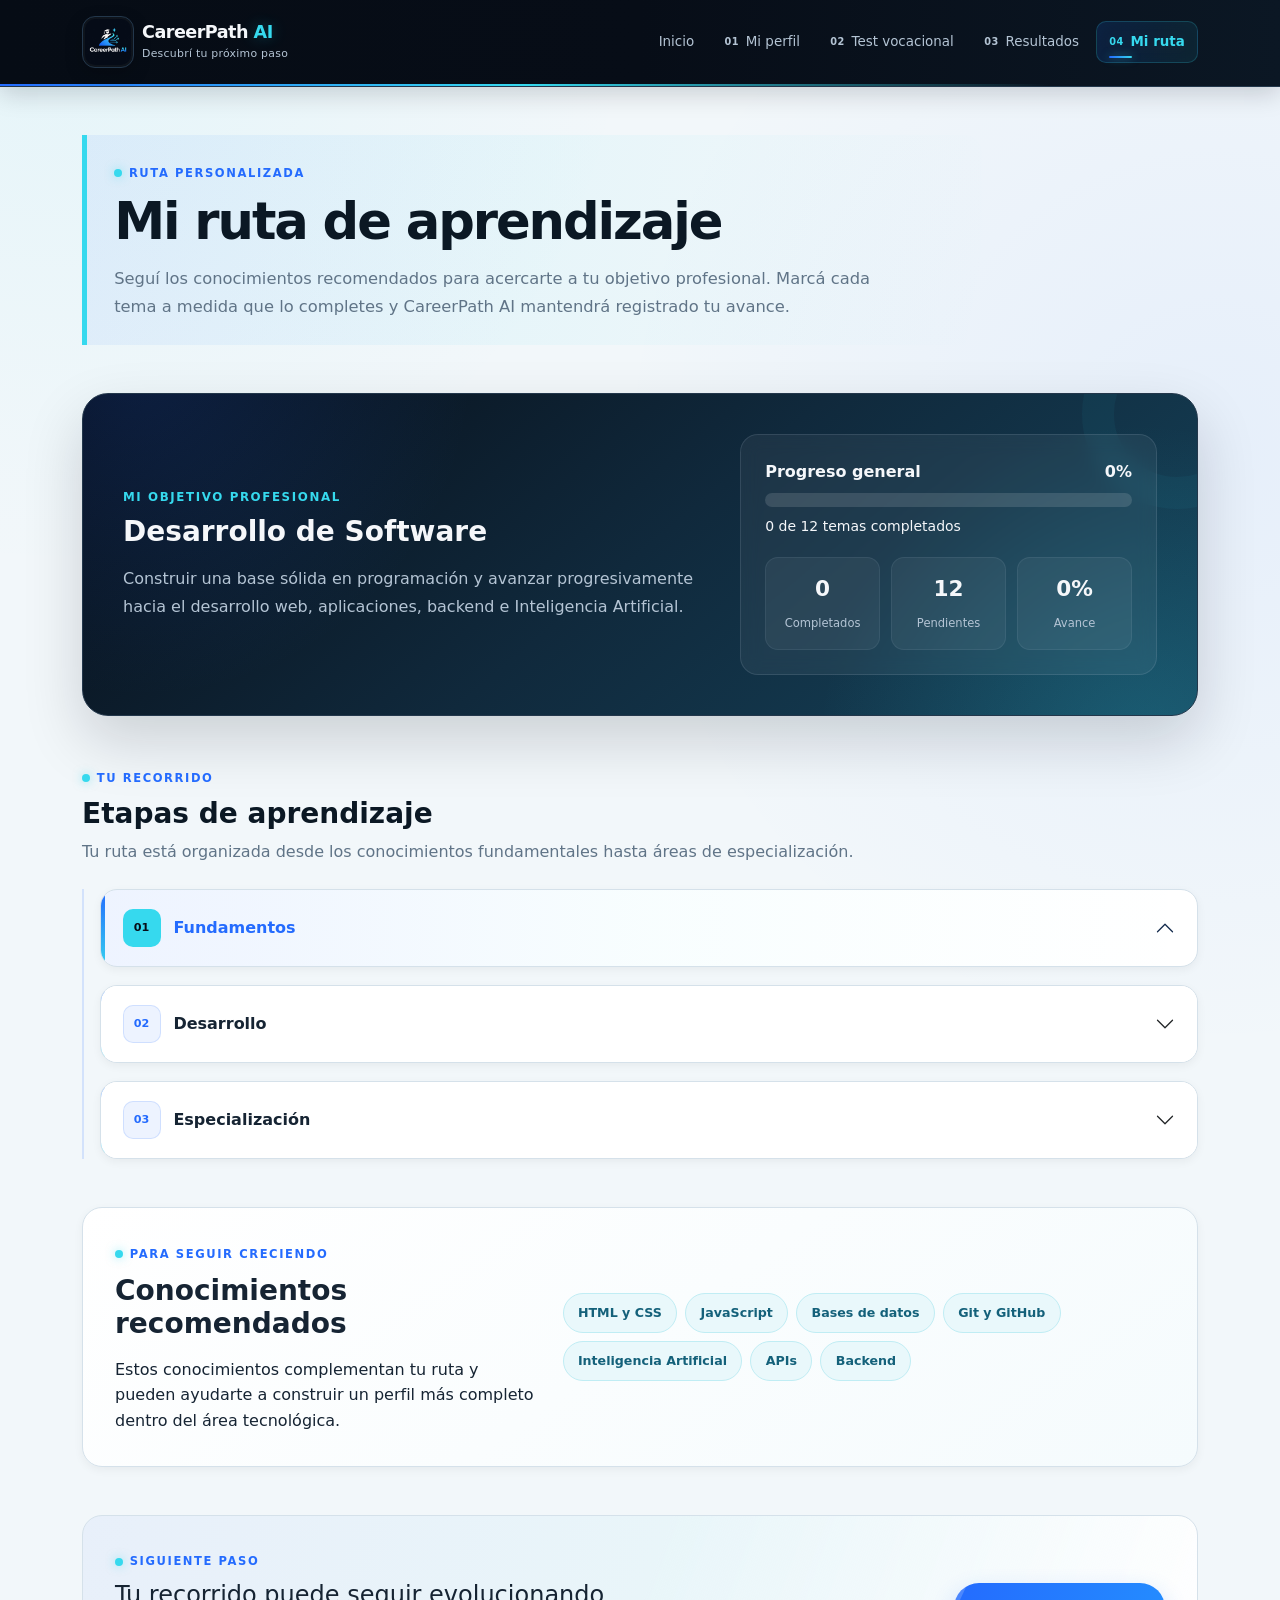
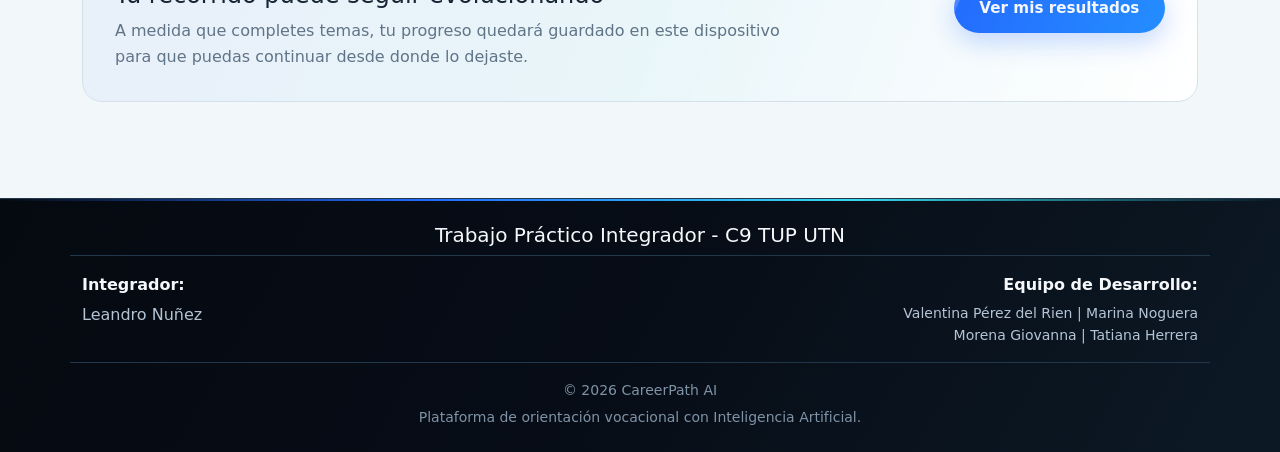
<file: html/ruta.html>
<!doctype html>
<html lang="es">
  <head>
    <meta charset="UTF-8" />
    <meta name="viewport" content="width=device-width, initial-scale=1.0" />

    <!-- Bootstrap -->
    <link
      href="https://cdn.jsdelivr.net/npm/bootstrap@5.0.2/dist/css/bootstrap.min.css"
      rel="stylesheet"
      integrity="sha384-EVSTQN3/azprG1Anm3QDgpJLIm9Nao0Yz1ztcQTwFspd3yD65VohhpuuCOmLASjC"
      crossorigin="anonymous"
    />

    <!-- Estilos generales -->
    <link rel="stylesheet" href="../style.css" />

    <!-- SEO -->
    <meta
      name="description"
      content="Seguí tu ruta de aprendizaje personalizada en CareerPath AI, registrá tus avances y completá los conocimientos recomendados para tu orientación profesional."
    />

    <meta
      name="keywords"
      content="orientación vocacional, inteligencia artificial, ruta de aprendizaje, progreso profesional, CareerPath AI"
    />

    <link
      rel="canonical"
      href="https://leandro-nunez21.github.io/TP1-C9-TUP-UTN/ruta.html"
    />

    <title>CareerPath AI | Ruta de Aprendizaje</title>

    <!-- Open Graph -->
    <meta property="og:title" content="CareerPath AI | Ruta de Aprendizaje" />

    <meta
      property="og:description"
      content="Avanzá paso a paso por tu ruta personalizada y registrá los conocimientos que vas completando."
    />

    <meta property="og:image" content="../img/CareerPath.jpeg" />

    <meta
      property="og:url"
      content="https://leandro-nunez21.github.io/TP1-C9-TUP-UTN/ruta.html"
    />

    <meta property="og:type" content="website" />

    <!-- Twitter -->
    <meta name="twitter:card" content="summary_large_image" />

    <meta name="twitter:title" content="CareerPath AI | Ruta de Aprendizaje" />

    <meta
      name="twitter:description"
      content="Seguí tu progreso y avanzá por una ruta de aprendizaje personalizada según tu orientación profesional."
    />

    <meta name="twitter:image" content="../img/CareerPath.jpeg" />

    <!-- Icono de la pestaña -->
    <link rel="icon" href="../img/CareerPath.jpeg" type="image/jpeg" />
    <link rel="shortcut icon" href="../img/CareerPath.jpeg" type="image/jpeg" />
    <link rel="apple-touch-icon" href="../img/CareerPath.jpeg" />
  </head>

  <body class="d-flex flex-column min-vh-100">
    <!-- HEADER -->
    <header class="cp-header">
      <nav
        class="navbar navbar-dark cp-navbar"
        aria-label="Navegación principal"
      >
        <div class="container">
          <!-- Marca -->
          <a
            class="navbar-brand cp-brand d-flex align-items-center gap-2"
            href="index.html"
          >
            <img
              src="../img/CareerPath.jpeg"
              alt=""
              width="52"
              height="52"
              class="cp-logo"
            />

            <span class="cp-brand-text">
              <span class="cp-brand-name">
                CareerPath <span class="cp-brand-ai">AI</span>
              </span>

              <span class="cp-brand-caption d-none d-sm-block">
                Descubrí tu próximo paso
              </span>
            </span>
          </a>

          <!-- Navegación de escritorio -->
          <ul class="navbar-nav ms-auto gap-1 d-none d-lg-flex flex-row">
            <li class="nav-item">
              <a
                class="nav-link cp-nav-link"
                data-page="index.html"
                href="index.html"
              >
                Inicio
              </a>
            </li>

            <li class="nav-item">
              <a
                class="nav-link cp-nav-link"
                data-page="perfil.html"
                href="perfil.html"
              >
                <span class="cp-nav-number" aria-hidden="true">01</span>
                Mi perfil
              </a>
            </li>

            <li class="nav-item">
              <a
                class="nav-link cp-nav-link"
                data-page="test.html"
                href="test.html"
              >
                <span class="cp-nav-number" aria-hidden="true">02</span>
                Test vocacional
              </a>
            </li>

            <li class="nav-item">
              <a
                class="nav-link cp-nav-link"
                data-page="resultados.html"
                href="resultados.html"
              >
                <span class="cp-nav-number" aria-hidden="true">03</span>
                Resultados
              </a>
            </li>

            <li class="nav-item">
              <a
                class="nav-link cp-nav-link"
                data-page="ruta.html"
                href="ruta.html"
              >
                <span class="cp-nav-number" aria-hidden="true">04</span>
                Mi ruta
              </a>
            </li>
          </ul>

          <!-- Botón hamburguesa -->
          <button
            class="navbar-toggler cp-toggler d-lg-none"
            type="button"
            data-bs-toggle="collapse"
            data-bs-target="#menuPrincipal"
            aria-controls="menuPrincipal"
            aria-expanded="false"
            aria-label="Abrir o cerrar el menú"
          >
            <span class="navbar-toggler-icon"></span>
          </button>
        </div>

        <!-- Menú móvil: se despliega hacia abajo -->
        <div class="collapse cp-mobile-menu d-lg-none" id="menuPrincipal">
          <div class="container">
            <div class="cp-mobile-menu-panel">
              <div class="cp-mobile-menu-header">
                <div>
                  <span class="cp-menu-etiqueta">CareerPath AI</span>
                  <p class="cp-menu-titulo mb-0">Tu recorrido</p>
                </div>

                <button
                  class="cp-mobile-close"
                  type="button"
                  data-bs-toggle="collapse"
                  data-bs-target="#menuPrincipal"
                  aria-controls="menuPrincipal"
                  aria-label="Cerrar menú"
                >
                  ×
                </button>
              </div>

              <p class="cp-menu-descripcion">
                Navegá por las etapas de tu orientación vocacional.
              </p>

              <ul class="navbar-nav cp-mobile-nav">
                <li class="nav-item">
                  <a
                    class="nav-link cp-nav-link cp-mobile-link"
                    data-page="index.html"
                    href="index.html"
                  >
                    <span class="cp-menu-numero">00</span>
                    <span>
                      <strong>Inicio</strong>
                      <small>Conocé CareerPath AI</small>
                    </span>
                  </a>
                </li>

                <li class="nav-item">
                  <a
                    class="nav-link cp-nav-link cp-mobile-link"
                    data-page="perfil.html"
                    href="perfil.html"
                  >
                    <span class="cp-menu-numero">01</span>
                    <span>
                      <strong>Mi perfil</strong>
                      <small>Creá tu cuenta y contanos quién sos</small>
                    </span>
                  </a>
                </li>

                <li class="nav-item">
                  <a
                    class="nav-link cp-nav-link cp-mobile-link"
                    data-page="test.html"
                    href="test.html"
                  >
                    <span class="cp-menu-numero">02</span>
                    <span>
                      <strong>Test vocacional</strong>
                      <small>Explorá tus intereses</small>
                    </span>
                  </a>
                </li>

                <li class="nav-item">
                  <a
                    class="nav-link cp-nav-link cp-mobile-link"
                    data-page="resultados.html"
                    href="resultados.html"
                  >
                    <span class="cp-menu-numero">03</span>
                    <span>
                      <strong>Resultados</strong>
                      <small>Descubrí posibilidades</small>
                    </span>
                  </a>
                </li>

                <li class="nav-item">
                  <a
                    class="nav-link cp-nav-link cp-mobile-link"
                    data-page="ruta.html"
                    href="ruta.html"
                  >
                    <span class="cp-menu-numero">04</span>
                    <span>
                      <strong>Mi ruta</strong>
                      <small>Seguí tu progreso</small>
                    </span>
                  </a>
                </li>
              </ul>

              <div class="cp-menu-pie">
                <span aria-hidden="true">✦</span>
                <p class="mb-0">Tu elección. A tu ritmo.</p>
              </div>
            </div>
          </div>
        </div>
      </nav>

      <!-- Capa borrosa detrás del menú móvil -->
      <button
        class="cp-nav-overlay d-lg-none"
        id="navOverlay"
        type="button"
        aria-label="Cerrar menú"
        tabindex="-1"
      ></button>
    </header>

    <!-- MAIN -->
    <main class="container my-5 flex-grow-1">
      <!-- PRESENTACIÓN -->
      <section class="ruta-encabezado mb-5 animar-ruta">
        <span class="ruta-etiqueta"> Ruta personalizada </span>

        <h1 class="ruta-titulo mt-2 mb-3">Mi ruta de aprendizaje</h1>

        <p class="ruta-descripcion mb-0">
          Seguí los conocimientos recomendados para acercarte a tu objetivo
          profesional. Marcá cada tema a medida que lo completes y CareerPath AI
          mantendrá registrado tu avance.
        </p>
      </section>

      <!-- OBJETIVO Y PROGRESO -->
      <section class="ruta-resumen mb-5 animar-ruta">
        <div class="row align-items-center g-4">
          <div class="col-12 col-lg-7">
            <p class="ruta-subtitulo mb-2">Mi objetivo profesional</p>

            <h2 class="h3 fw-bold mb-3">Desarrollo de Software</h2>

            <p class="ruta-objetivo-texto mb-0">
              Construir una base sólida en programación y avanzar
              progresivamente hacia el desarrollo web, aplicaciones, backend e
              Inteligencia Artificial.
            </p>
          </div>

          <div class="col-12 col-lg-5">
            <div class="ruta-progreso">
              <div
                class="d-flex justify-content-between align-items-center mb-2"
              >
                <span class="fw-semibold"> Progreso general </span>

                <strong id="textoProgreso"> 0% </strong>
              </div>

              <div class="progress ruta-progress-container">
                <div
                  id="barraProgreso"
                  class="progress-bar ruta-progress-bar"
                  role="progressbar"
                  aria-label="Progreso general de la ruta"
                  aria-valuenow="0"
                  aria-valuemin="0"
                  aria-valuemax="100"
                ></div>
              </div>

              <p id="contadorProgreso" class="small mt-2 mb-0">
                0 de 12 temas completados
              </p>

              <div class="ruta-estadisticas">
                <div class="ruta-estadistica">
                  <strong id="cantidadCompletados"> 0 </strong>

                  <span> Completados </span>
                </div>

                <div class="ruta-estadistica">
                  <strong id="cantidadPendientes"> 12 </strong>

                  <span> Pendientes </span>
                </div>

                <div class="ruta-estadistica">
                  <strong id="porcentajeResumen"> 0% </strong>

                  <span> Avance </span>
                </div>
              </div>

              <p
                id="mensajeRutaCompleta"
                class="ruta-mensaje-completo d-none mb-0 mt-3"
              >
                ¡Completaste todos los temas de tu ruta!
              </p>
            </div>
          </div>
        </div>
      </section>

      <!-- ETAPAS -->
      <section class="mb-5 animar-ruta">
        <div class="mb-4">
          <span class="ruta-etiqueta"> Tu recorrido </span>

          <h2 class="ruta-seccion-titulo h3 mt-2 mb-2">
            Etapas de aprendizaje
          </h2>

          <p class="text-muted mb-0">
            Tu ruta está organizada desde los conocimientos fundamentales hasta
            áreas de especialización.
          </p>
        </div>

        <div class="accordion ruta-acordeon" id="accordionEtapas">
          <!-- ETAPA 1 -->
          <div class="accordion-item">
            <h2 class="accordion-header">
              <button
                class="accordion-button"
                type="button"
                data-bs-toggle="collapse"
                data-bs-target="#etapa1"
                aria-expanded="false"
                aria-controls="etapa1"
              >
                <span class="ruta-numero-etapa"> 01 </span>

                <span> Fundamentos </span>
              </button>
            </h2>

            <div
              id="etapa1"
              class="accordion-collapse collapse"
              data-bs-parent="#accordionEtapas"
            >
              <div class="accordion-body">
                <p class="ruta-etapa-descripcion">
                  Empezá por los conceptos esenciales para comprender cómo
                  funciona la programación y cómo se organiza un proyecto.
                </p>

                <div class="row g-3">
                  <div class="col-12 col-md-6">
                    <div class="form-check ruta-tema">
                      <input
                        class="form-check-input ruta-check"
                        type="checkbox"
                        id="tema-algoritmos"
                      />

                      <label class="form-check-label" for="tema-algoritmos">
                        Algoritmos
                      </label>
                    </div>
                  </div>

                  <div class="col-12 col-md-6">
                    <div class="form-check ruta-tema">
                      <input
                        class="form-check-input ruta-check"
                        type="checkbox"
                        id="tema-logica"
                      />

                      <label class="form-check-label" for="tema-logica">
                        Lógica de programación
                      </label>
                    </div>
                  </div>

                  <div class="col-12 col-md-6">
                    <div class="form-check ruta-tema">
                      <input
                        class="form-check-input ruta-check"
                        type="checkbox"
                        id="tema-html-css"
                      />

                      <label class="form-check-label" for="tema-html-css">
                        HTML y CSS
                      </label>
                    </div>
                  </div>

                  <div class="col-12 col-md-6">
                    <div class="form-check ruta-tema">
                      <input
                        class="form-check-input ruta-check"
                        type="checkbox"
                        id="tema-git"
                      />

                      <label class="form-check-label" for="tema-git">
                        Git y GitHub
                      </label>
                    </div>
                  </div>
                </div>
              </div>
            </div>
          </div>

          <!-- ETAPA 2 -->
          <div class="accordion-item">
            <h2 class="accordion-header">
              <button
                class="accordion-button collapsed"
                type="button"
                data-bs-toggle="collapse"
                data-bs-target="#etapa2"
                aria-expanded="false"
                aria-controls="etapa2"
              >
                <span class="ruta-numero-etapa"> 02 </span>

                <span> Desarrollo </span>
              </button>
            </h2>

            <div
              id="etapa2"
              class="accordion-collapse collapse"
              data-bs-parent="#accordionEtapas"
            >
              <div class="accordion-body">
                <p class="ruta-etapa-descripcion">
                  Avanzá hacia herramientas que permiten crear aplicaciones,
                  trabajar con información y conectar diferentes partes de un
                  sistema.
                </p>

                <div class="row g-3">
                  <div class="col-12 col-md-6">
                    <div class="form-check ruta-tema">
                      <input
                        class="form-check-input ruta-check"
                        type="checkbox"
                        id="tema-javascript"
                      />

                      <label class="form-check-label" for="tema-javascript">
                        JavaScript
                      </label>
                    </div>
                  </div>

                  <div class="col-12 col-md-6">
                    <div class="form-check ruta-tema">
                      <input
                        class="form-check-input ruta-check"
                        type="checkbox"
                        id="tema-base-datos"
                      />

                      <label class="form-check-label" for="tema-base-datos">
                        Bases de datos
                      </label>
                    </div>
                  </div>

                  <div class="col-12 col-md-6">
                    <div class="form-check ruta-tema">
                      <input
                        class="form-check-input ruta-check"
                        type="checkbox"
                        id="tema-backend"
                      />

                      <label class="form-check-label" for="tema-backend">
                        Programación Backend
                      </label>
                    </div>
                  </div>

                  <div class="col-12 col-md-6">
                    <div class="form-check ruta-tema">
                      <input
                        class="form-check-input ruta-check"
                        type="checkbox"
                        id="tema-api"
                      />

                      <label class="form-check-label" for="tema-api">
                        APIs
                      </label>
                    </div>
                  </div>
                </div>
              </div>
            </div>
          </div>

          <!-- ETAPA 3 -->
          <div class="accordion-item">
            <h2 class="accordion-header">
              <button
                class="accordion-button collapsed"
                type="button"
                data-bs-toggle="collapse"
                data-bs-target="#etapa3"
                aria-expanded="false"
                aria-controls="etapa3"
              >
                <span class="ruta-numero-etapa"> 03 </span>

                <span> Especialización </span>
              </button>
            </h2>

            <div
              id="etapa3"
              class="accordion-collapse collapse"
              data-bs-parent="#accordionEtapas"
            >
              <div class="accordion-body">
                <p class="ruta-etapa-descripcion">
                  Explorá diferentes áreas tecnológicas y descubrí cuáles se
                  relacionan mejor con el perfil profesional que querés
                  construir.
                </p>

                <div class="row g-3">
                  <div class="col-12 col-md-6">
                    <div class="form-check ruta-tema">
                      <input
                        class="form-check-input ruta-check"
                        type="checkbox"
                        id="tema-ia"
                      />

                      <label class="form-check-label" for="tema-ia">
                        Inteligencia Artificial
                      </label>
                    </div>
                  </div>

                  <div class="col-12 col-md-6">
                    <div class="form-check ruta-tema">
                      <input
                        class="form-check-input ruta-check"
                        type="checkbox"
                        id="tema-web"
                      />

                      <label class="form-check-label" for="tema-web">
                        Desarrollo web
                      </label>
                    </div>
                  </div>

                  <div class="col-12 col-md-6">
                    <div class="form-check ruta-tema">
                      <input
                        class="form-check-input ruta-check"
                        type="checkbox"
                        id="tema-aplicaciones"
                      />

                      <label class="form-check-label" for="tema-aplicaciones">
                        Desarrollo de aplicaciones
                      </label>
                    </div>
                  </div>

                  <div class="col-12 col-md-6">
                    <div class="form-check ruta-tema">
                      <input
                        class="form-check-input ruta-check"
                        type="checkbox"
                        id="tema-cloud"
                      />

                      <label class="form-check-label" for="tema-cloud">
                        Cloud Computing
                      </label>
                    </div>
                  </div>
                </div>
              </div>
            </div>
          </div>
        </div>
      </section>

      <!-- CONOCIMIENTOS RECOMENDADOS -->
      <section class="ruta-recomendados mb-5 animar-ruta">
        <div class="row align-items-center g-4">
          <div class="col-12 col-lg-5">
            <span class="ruta-etiqueta"> Para seguir creciendo </span>

            <h2 class="h3 fw-bold mt-2 mb-3">Conocimientos recomendados</h2>

            <p class="mb-0">
              Estos conocimientos complementan tu ruta y pueden ayudarte a
              construir un perfil más completo dentro del área tecnológica.
            </p>
          </div>

          <div class="col-12 col-lg-7">
            <div class="d-flex flex-wrap gap-2">
              <span class="ruta-chip"> HTML y CSS </span>

              <span class="ruta-chip"> JavaScript </span>

              <span class="ruta-chip"> Bases de datos </span>

              <span class="ruta-chip"> Git y GitHub </span>

              <span class="ruta-chip"> Inteligencia Artificial </span>

              <span class="ruta-chip"> APIs </span>

              <span class="ruta-chip"> Backend </span>
            </div>
          </div>
        </div>
      </section>

      <!-- SIGUIENTE PASO -->
      <section class="ruta-siguiente mb-5 animar-ruta">
        <div class="row align-items-center g-4">
          <div class="col-12 col-lg-8">
            <span class="ruta-etiqueta"> Siguiente paso </span>

            <h2 class="h4 mt-2 mb-2">
              Tu recorrido puede seguir evolucionando
            </h2>

            <p class="mb-0 text-muted">
              A medida que completes temas, tu progreso quedará guardado en este
              dispositivo para que puedas continuar desde donde lo dejaste.
            </p>
          </div>

          <div class="col-12 col-lg-4 text-lg-end">
            <a href="resultados.html" class="btn-destacado">
              <span class="texto-boton"> Ver mis resultados </span>
            </a>
          </div>
        </div>
      </section>
    </main>

    <!-- FOOTER -->
    <footer class="bg-dark text-white py-4 mt-auto">
      <div class="container">
        <div class="row text-center text-md-start">
          <div
            class="col-md-12 mb-3 text-center border-bottom border-secondary pb-2"
          >
            <h5 class="m-0">Trabajo Práctico Integrador - C9 TUP UTN</h5>
          </div>

          <div class="col-md-6 mb-3 mb-md-0">
            <p class="mb-1 text-info">
              <strong> Integrador: </strong>
            </p>

            <p class="mb-0">Leandro Nuñez</p>
          </div>

          <div class="col-md-6 text-md-end">
            <p class="mb-1 text-info">
              <strong> Equipo de Desarrollo: </strong>
            </p>

            <p class="mb-0 small">Valentina Pérez del Rien | Marina Noguera</p>

            <p class="mb-0 small">Morena Giovanna | Tatiana Herrera</p>
          </div>
        </div>

        <div class="row mt-3 pt-3 border-top border-secondary text-center">
          <div class="col-12">
            <p class="mb-1 small text-muted">© 2026 CareerPath AI</p>

            <p class="mb-0 small text-muted">
              Plataforma de orientación vocacional con Inteligencia Artificial.
            </p>
          </div>
        </div>
      </div>
    </footer>

    <!-- Bootstrap -->
    <script
      src="https://cdn.jsdelivr.net/npm/bootstrap@5.0.2/dist/js/bootstrap.bundle.min.js"
      integrity="sha384-MrcW6ZMFYlzcLA8Nl+NtUVF0sA7MsXsP1UyJoMp4YLEuNSfAP+JcXn/tWtIaxVXM"
      crossorigin="anonymous"
    ></script>

    <!-- JavaScript de Ruta -->
    <script src="../js/ruta.js"></script>
    <script src="../js/navbar.js"></script>
  </body>
</html>
</file>
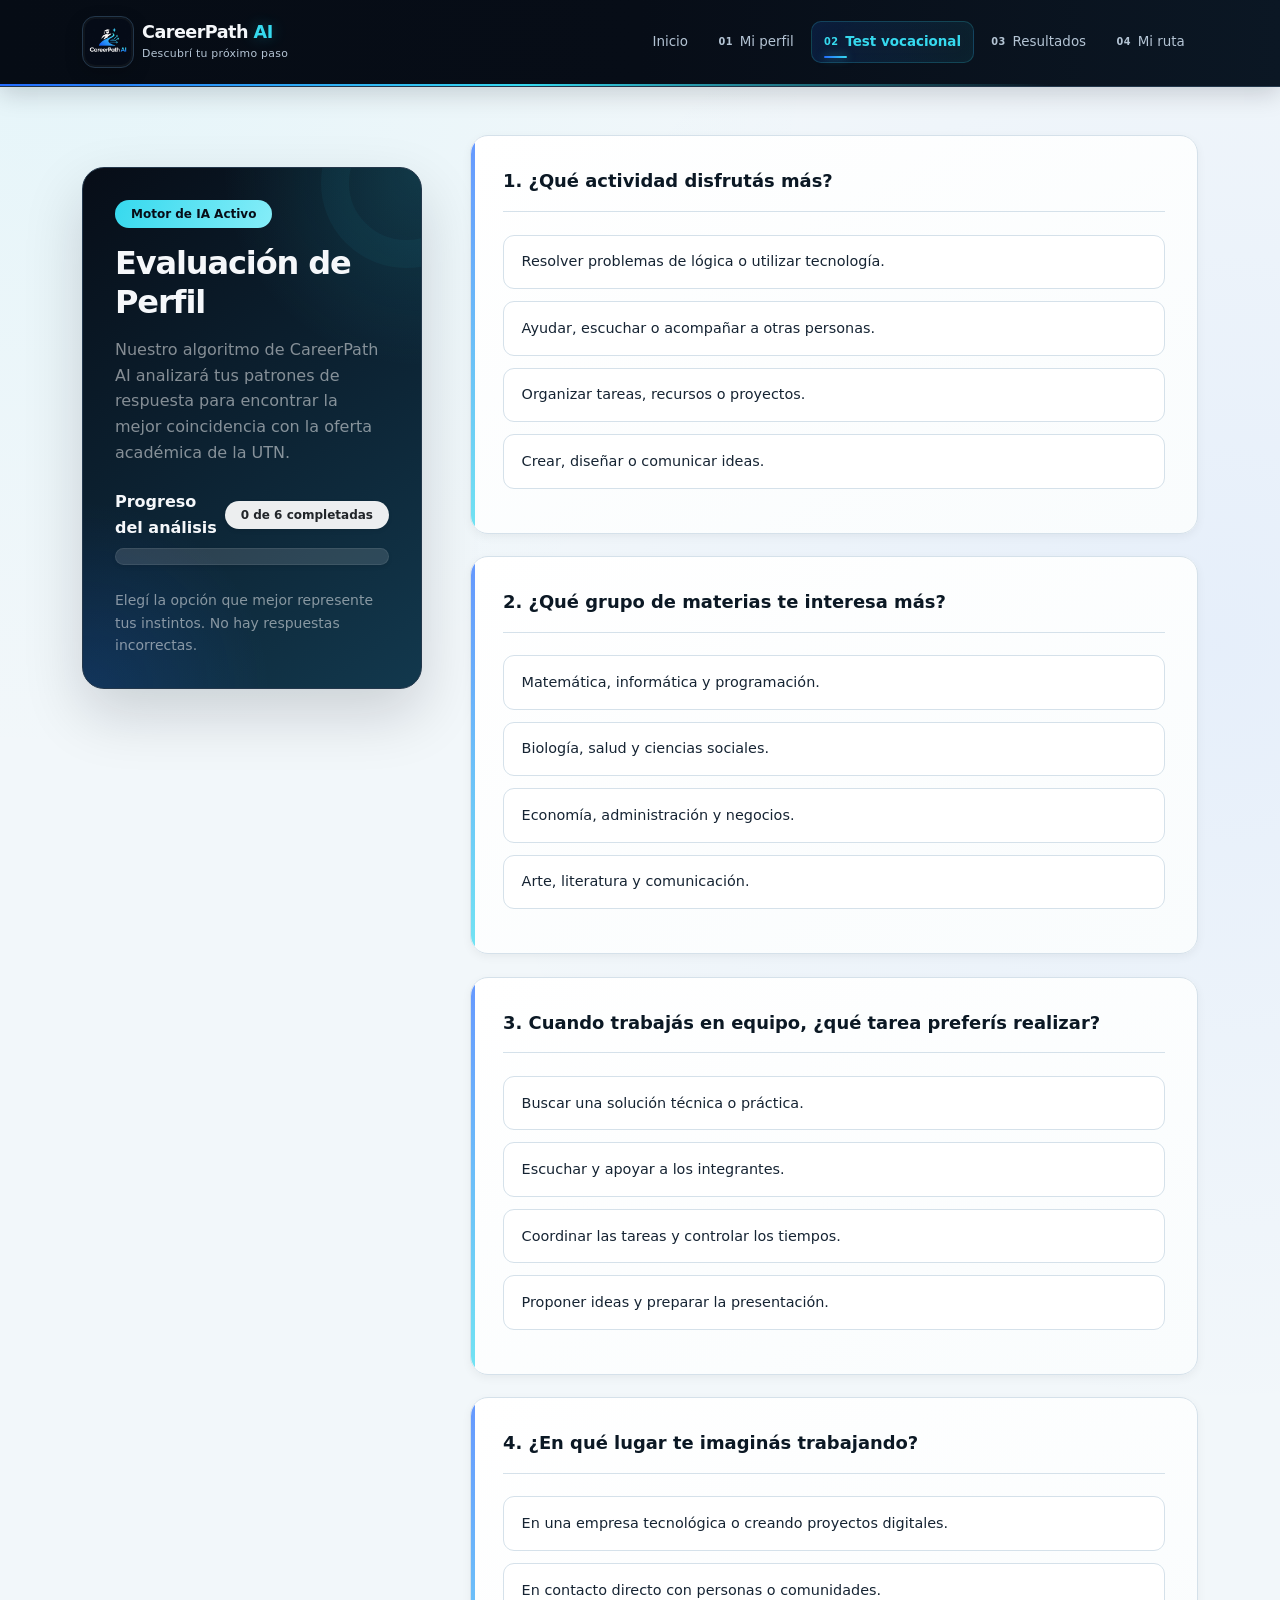
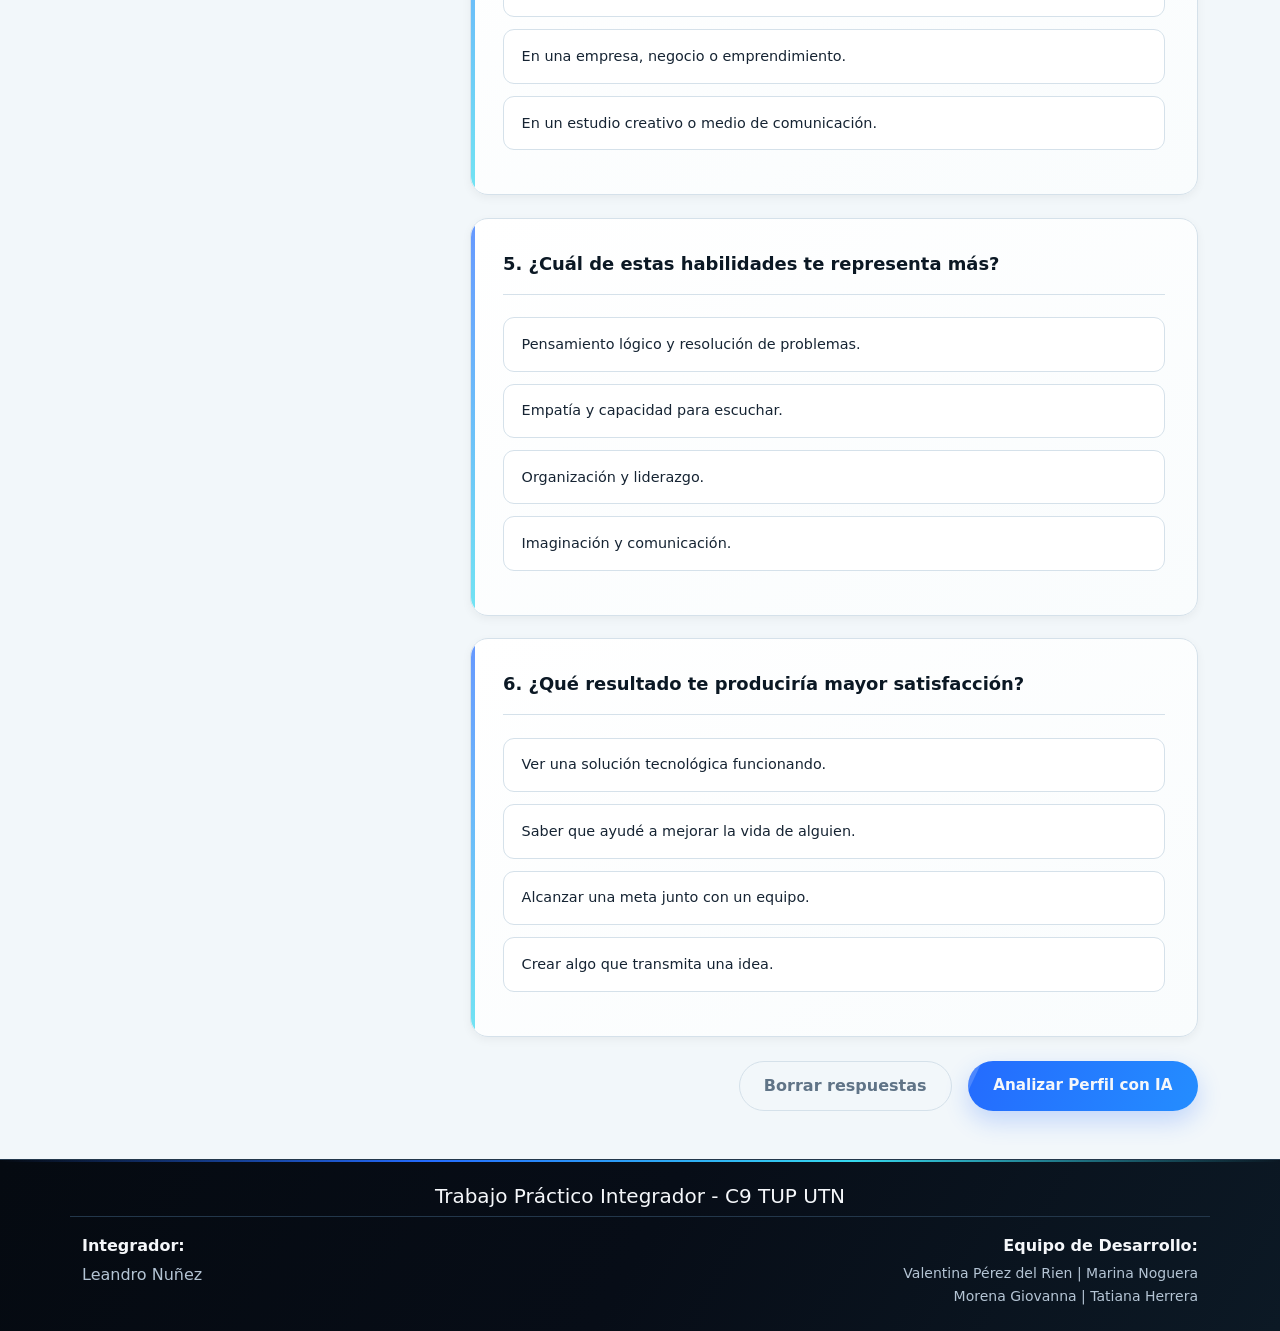
<file: html/test.html>
<!doctype html>
<html lang="es">
  <head>
    <meta charset="UTF-8" />
    <meta name="viewport" content="width=device-width, initial-scale=1.0" />

    <!-- CSS de Bootstrap -->
    <link
      href="https://cdn.jsdelivr.net/npm/bootstrap@5.0.2/dist/css/bootstrap.min.css"
      rel="stylesheet"
      integrity="sha384-EVSTQN3/azprG1Anm3QDgpJLIm9Nao0Yz1ztcQTwFspd3yD65VohhpuuCOmLASjC"
      crossorigin="anonymous"
    />

    <!-- CSS Personalizado -->
    <link rel="stylesheet" href="../style.css" />

    <meta name="robots" content="noindex, nofollow" />
    <meta
      name="description"
      content="Entorno de pruebas y desarrollo para las funcionalidades de la plataforma estudiantil."
    />
    <meta
      name="keywords"
      content="test, pruebas, desarrollo, plataforma estudiantil"
    />
    <link
      rel="canonical"
      href="https://leandro-nunez21.github.io/TP1-C9-TUP-UTN/test.html"
    />
    <title>Portal Estudiantil | Test</title>
    <meta property="og:title" content="Portal Estudiantil | Test" />
    <meta
      property="og:description"
      content="Entorno de pruebas de la plataforma estudiantil."
    />
    <meta property="og:image" content="../img/preview.png" />
    <meta
      property="og:url"
      content="https://leandro-nunez21.github.io/TP1-C9-TUP-UTN/test.html"
    />
    <meta property="og:type" content="website" />
    <meta name="twitter:card" content="summary_large_image" />
    <meta name="twitter:title" content="Portal Estudiantil | Test" />
    <meta
      name="twitter:description"
      content="Entorno de pruebas de la plataforma estudiantil."
    />
    <meta name="twitter:image" content="../img/preview.png" />

    <!-- Icono de la pestaña -->
    <link rel="icon" href="../img/CareerPath.jpeg" type="image/jpeg" />
    <link rel="shortcut icon" href="../img/CareerPath.jpeg" type="image/jpeg" />
    <link rel="apple-touch-icon" href="../img/CareerPath.jpeg" />
  </head>

  <body class="d-flex flex-column min-vh-100">
    <!-- HEADER / NAVBAR CON BOOTSTRAP -->
    <header class="cp-header">
      <nav
        class="navbar navbar-dark cp-navbar"
        aria-label="Navegación principal"
      >
        <div class="container">
          <!-- Marca -->
          <a
            class="navbar-brand cp-brand d-flex align-items-center gap-2"
            href="index.html"
          >
            <img
              src="../img/CareerPath.jpeg"
              alt=""
              width="52"
              height="52"
              class="cp-logo"
            />

            <span class="cp-brand-text">
              <span class="cp-brand-name">
                CareerPath <span class="cp-brand-ai">AI</span>
              </span>

              <span class="cp-brand-caption d-none d-sm-block">
                Descubrí tu próximo paso
              </span>
            </span>
          </a>

          <!-- Navegación de escritorio -->
          <ul class="navbar-nav ms-auto gap-1 d-none d-lg-flex flex-row">
            <li class="nav-item">
              <a
                class="nav-link cp-nav-link"
                data-page="index.html"
                href="index.html"
              >
                Inicio
              </a>
            </li>

            <li class="nav-item">
              <a
                class="nav-link cp-nav-link"
                data-page="perfil.html"
                href="perfil.html"
              >
                <span class="cp-nav-number" aria-hidden="true">01</span>
                Mi perfil
              </a>
            </li>

            <li class="nav-item">
              <a
                class="nav-link cp-nav-link"
                data-page="test.html"
                href="test.html"
              >
                <span class="cp-nav-number" aria-hidden="true">02</span>
                Test vocacional
              </a>
            </li>

            <li class="nav-item">
              <a
                class="nav-link cp-nav-link"
                data-page="resultados.html"
                href="resultados.html"
              >
                <span class="cp-nav-number" aria-hidden="true">03</span>
                Resultados
              </a>
            </li>

            <li class="nav-item">
              <a
                class="nav-link cp-nav-link"
                data-page="ruta.html"
                href="ruta.html"
              >
                <span class="cp-nav-number" aria-hidden="true">04</span>
                Mi ruta
              </a>
            </li>
          </ul>

          <!-- Botón hamburguesa -->
          <button
            class="navbar-toggler cp-toggler d-lg-none"
            type="button"
            data-bs-toggle="collapse"
            data-bs-target="#menuPrincipal"
            aria-controls="menuPrincipal"
            aria-expanded="false"
            aria-label="Abrir o cerrar el menú"
          >
            <span class="navbar-toggler-icon"></span>
          </button>
        </div>

        <!-- Menú móvil: se despliega hacia abajo -->
        <div class="collapse cp-mobile-menu d-lg-none" id="menuPrincipal">
          <div class="container">
            <div class="cp-mobile-menu-panel">
              <div class="cp-mobile-menu-header">
                <div>
                  <span class="cp-menu-etiqueta">CareerPath AI</span>
                  <p class="cp-menu-titulo mb-0">Tu recorrido</p>
                </div>

                <button
                  class="cp-mobile-close"
                  type="button"
                  data-bs-toggle="collapse"
                  data-bs-target="#menuPrincipal"
                  aria-controls="menuPrincipal"
                  aria-label="Cerrar menú"
                >
                  ×
                </button>
              </div>

              <p class="cp-menu-descripcion">
                Navegá por las etapas de tu orientación vocacional.
              </p>

              <ul class="navbar-nav cp-mobile-nav">
                <li class="nav-item">
                  <a
                    class="nav-link cp-nav-link cp-mobile-link"
                    data-page="index.html"
                    href="index.html"
                  >
                    <span class="cp-menu-numero">00</span>
                    <span>
                      <strong>Inicio</strong>
                      <small>Conocé CareerPath AI</small>
                    </span>
                  </a>
                </li>

                <li class="nav-item">
                  <a
                    class="nav-link cp-nav-link cp-mobile-link"
                    data-page="perfil.html"
                    href="perfil.html"
                  >
                    <span class="cp-menu-numero">01</span>
                    <span>
                      <strong>Mi perfil</strong>
                      <small>Creá tu cuenta y contanos quién sos</small>
                    </span>
                  </a>
                </li>

                <li class="nav-item">
                  <a
                    class="nav-link cp-nav-link cp-mobile-link"
                    data-page="test.html"
                    href="test.html"
                  >
                    <span class="cp-menu-numero">02</span>
                    <span>
                      <strong>Test vocacional</strong>
                      <small>Explorá tus intereses</small>
                    </span>
                  </a>
                </li>

                <li class="nav-item">
                  <a
                    class="nav-link cp-nav-link cp-mobile-link"
                    data-page="resultados.html"
                    href="resultados.html"
                  >
                    <span class="cp-menu-numero">03</span>
                    <span>
                      <strong>Resultados</strong>
                      <small>Descubrí posibilidades</small>
                    </span>
                  </a>
                </li>

                <li class="nav-item">
                  <a
                    class="nav-link cp-nav-link cp-mobile-link"
                    data-page="ruta.html"
                    href="ruta.html"
                  >
                    <span class="cp-menu-numero">04</span>
                    <span>
                      <strong>Mi ruta</strong>
                      <small>Seguí tu progreso</small>
                    </span>
                  </a>
                </li>
              </ul>

              <div class="cp-menu-pie">
                <span aria-hidden="true">✦</span>
                <p class="mb-0">Tu elección. A tu ritmo.</p>
              </div>
            </div>
          </div>
        </div>
      </nav>

      <!-- Capa borrosa detrás del menú móvil -->
      <button
        class="cp-nav-overlay d-lg-none"
        id="navOverlay"
        type="button"
        aria-label="Cerrar menú"
        tabindex="-1"
      ></button>
    </header>

    <main class="container py-5 flex-grow-1">
      <div class="row g-5">
        <!-- COLUMNA IZQUIERDA: PANEL DE IA (Fijo en compu) -->
        <div class="col-lg-4">
          <div class="panel-ia-fijo sticky-lg-top" style="top: 2rem">
            <span class="badge bg-warning text-dark mb-3 px-3 py-2 rounded-pill"
              >Motor de IA Activo</span
            >
            <h1 class="mb-3">Evaluación de Perfil</h1>
            <p class="mb-4 text-white-50">
              Nuestro algoritmo de CareerPath AI analizará tus patrones de
              respuesta para encontrar la mejor coincidencia con la oferta
              académica de la UTN.
            </p>

            <div class="mb-2 d-flex justify-content-between align-items-center">
              <span class="fw-bold">Progreso del análisis</span>
              <span
                id="contador-preguntas"
                class="badge bg-light text-dark rounded-pill shadow-sm px-3 py-2"
                >0 de 6 completadas</span
              >
            </div>

            <!-- BARRA DE PROGRESO NUEVA -->
            <div class="progress contenedor-progreso-test mb-4 shadow-sm">
              <div
                id="barra-test"
                class="progress-bar progress-bar-striped progress-bar-animated barra-progreso-test"
                role="progressbar"
                style="width: 0%"
                aria-valuenow="0"
                aria-valuemin="0"
                aria-valuemax="100"
              >
                0%
              </div>
            </div>

            <p class="small text-white-50 mb-0">
              <i class="bi bi-info-circle"></i> Elegí la opción que mejor
              represente tus instintos. No hay respuestas incorrectas.
            </p>
          </div>
        </div>

        <!-- COLUMNA DERECHA: PREGUNTAS DEL TEST -->
        <div class="col-lg-8">
          <form id="formulario-test" action="resultados.html" method="get">
            <!-- PREGUNTA 1 -->
            <fieldset class="pregunta-card">
              <h3 class="pregunta-titulo">1. ¿Qué actividad disfrutás más?</h3>

              <input
                class="opcion-test-input"
                type="radio"
                id="p1-tec"
                name="pregunta1"
                value="tecnologia"
              />
              <label class="opcion-test-label" for="p1-tec"
                >Resolver problemas de lógica o utilizar tecnología.</label
              >

              <input
                class="opcion-test-input"
                type="radio"
                id="p1-soc"
                name="pregunta1"
                value="social"
              />
              <label class="opcion-test-label" for="p1-soc"
                >Ayudar, escuchar o acompañar a otras personas.</label
              >

              <input
                class="opcion-test-input"
                type="radio"
                id="p1-ges"
                name="pregunta1"
                value="gestion"
              />
              <label class="opcion-test-label" for="p1-ges"
                >Organizar tareas, recursos o proyectos.</label
              >

              <input
                class="opcion-test-input"
                type="radio"
                id="p1-cre"
                name="pregunta1"
                value="creatividad"
              />
              <label class="opcion-test-label" for="p1-cre"
                >Crear, diseñar o comunicar ideas.</label
              >
            </fieldset>

            <!-- PREGUNTA 2 -->
            <fieldset class="pregunta-card">
              <h3 class="pregunta-titulo">
                2. ¿Qué grupo de materias te interesa más?
              </h3>

              <input
                class="opcion-test-input"
                type="radio"
                id="p2-tec"
                name="pregunta2"
                value="tecnologia"
              />
              <label class="opcion-test-label" for="p2-tec"
                >Matemática, informática y programación.</label
              >

              <input
                class="opcion-test-input"
                type="radio"
                id="p2-soc"
                name="pregunta2"
                value="social"
              />
              <label class="opcion-test-label" for="p2-soc"
                >Biología, salud y ciencias sociales.</label
              >

              <input
                class="opcion-test-input"
                type="radio"
                id="p2-ges"
                name="pregunta2"
                value="gestion"
              />
              <label class="opcion-test-label" for="p2-ges"
                >Economía, administración y negocios.</label
              >

              <input
                class="opcion-test-input"
                type="radio"
                id="p2-cre"
                name="pregunta2"
                value="creatividad"
              />
              <label class="opcion-test-label" for="p2-cre"
                >Arte, literatura y comunicación.</label
              >
            </fieldset>

            <!-- PREGUNTA 3 -->
            <fieldset class="pregunta-card">
              <h3 class="pregunta-titulo">
                3. Cuando trabajás en equipo, ¿qué tarea preferís realizar?
              </h3>

              <input
                class="opcion-test-input"
                type="radio"
                id="p3-tec"
                name="pregunta3"
                value="tecnologia"
              />
              <label class="opcion-test-label" for="p3-tec"
                >Buscar una solución técnica o práctica.</label
              >

              <input
                class="opcion-test-input"
                type="radio"
                id="p3-soc"
                name="pregunta3"
                value="social"
              />
              <label class="opcion-test-label" for="p3-soc"
                >Escuchar y apoyar a los integrantes.</label
              >

              <input
                class="opcion-test-input"
                type="radio"
                id="p3-ges"
                name="pregunta3"
                value="gestion"
              />
              <label class="opcion-test-label" for="p3-ges"
                >Coordinar las tareas y controlar los tiempos.</label
              >

              <input
                class="opcion-test-input"
                type="radio"
                id="p3-cre"
                name="pregunta3"
                value="creatividad"
              />
              <label class="opcion-test-label" for="p3-cre"
                >Proponer ideas y preparar la presentación.</label
              >
            </fieldset>

            <!-- PREGUNTA 4 -->
            <fieldset class="pregunta-card">
              <h3 class="pregunta-titulo">
                4. ¿En qué lugar te imaginás trabajando?
              </h3>

              <input
                class="opcion-test-input"
                type="radio"
                id="p4-tec"
                name="pregunta4"
                value="tecnologia"
              />
              <label class="opcion-test-label" for="p4-tec"
                >En una empresa tecnológica o creando proyectos
                digitales.</label
              >

              <input
                class="opcion-test-input"
                type="radio"
                id="p4-soc"
                name="pregunta4"
                value="social"
              />
              <label class="opcion-test-label" for="p4-soc"
                >En contacto directo con personas o comunidades.</label
              >

              <input
                class="opcion-test-input"
                type="radio"
                id="p4-ges"
                name="pregunta4"
                value="gestion"
              />
              <label class="opcion-test-label" for="p4-ges"
                >En una empresa, negocio o emprendimiento.</label
              >

              <input
                class="opcion-test-input"
                type="radio"
                id="p4-cre"
                name="pregunta4"
                value="creatividad"
              />
              <label class="opcion-test-label" for="p4-cre"
                >En un estudio creativo o medio de comunicación.</label
              >
            </fieldset>

            <!-- PREGUNTA 5 -->
            <fieldset class="pregunta-card">
              <h3 class="pregunta-titulo">
                5. ¿Cuál de estas habilidades te representa más?
              </h3>

              <input
                class="opcion-test-input"
                type="radio"
                id="p5-tec"
                name="pregunta5"
                value="tecnologia"
              />
              <label class="opcion-test-label" for="p5-tec"
                >Pensamiento lógico y resolución de problemas.</label
              >

              <input
                class="opcion-test-input"
                type="radio"
                id="p5-soc"
                name="pregunta5"
                value="social"
              />
              <label class="opcion-test-label" for="p5-soc"
                >Empatía y capacidad para escuchar.</label
              >

              <input
                class="opcion-test-input"
                type="radio"
                id="p5-ges"
                name="pregunta5"
                value="gestion"
              />
              <label class="opcion-test-label" for="p5-ges"
                >Organización y liderazgo.</label
              >

              <input
                class="opcion-test-input"
                type="radio"
                id="p5-cre"
                name="pregunta5"
                value="creatividad"
              />
              <label class="opcion-test-label" for="p5-cre"
                >Imaginación y comunicación.</label
              >
            </fieldset>

            <!-- PREGUNTA 6 -->
            <fieldset class="pregunta-card">
              <h3 class="pregunta-titulo">
                6. ¿Qué resultado te produciría mayor satisfacción?
              </h3>

              <input
                class="opcion-test-input"
                type="radio"
                id="p6-tec"
                name="pregunta6"
                value="tecnologia"
              />
              <label class="opcion-test-label" for="p6-tec"
                >Ver una solución tecnológica funcionando.</label
              >

              <input
                class="opcion-test-input"
                type="radio"
                id="p6-soc"
                name="pregunta6"
                value="social"
              />
              <label class="opcion-test-label" for="p6-soc"
                >Saber que ayudé a mejorar la vida de alguien.</label
              >

              <input
                class="opcion-test-input"
                type="radio"
                id="p6-ges"
                name="pregunta6"
                value="gestion"
              />
              <label class="opcion-test-label" for="p6-ges"
                >Alcanzar una meta junto con un equipo.</label
              >

              <input
                class="opcion-test-input"
                type="radio"
                id="p6-cre"
                name="pregunta6"
                value="creatividad"
              />
              <label class="opcion-test-label" for="p6-cre"
                >Crear algo que transmita una idea.</label
              >
            </fieldset>

            <div
              class="d-flex flex-column flex-sm-row justify-content-end gap-3 mt-4"
            >
              <button
                type="reset"
                class="btn btn-outline-secondary px-4 py-2 fw-bold"
              >
                Borrar respuestas
              </button>
              <button type="submit" class="btn-destacado">
                <span class="texto-boton">Analizar Perfil con IA</span>
              </button>
            </div>
          </form>
        </div>
      </div>
    </main>

    <!-- FOOTER CON BOOTSTRAP UNIFICADO -->
    <footer class="bg-dark text-white py-4 mt-auto">
      <div class="container">
        <div class="row text-center text-md-start">
          <div
            class="col-md-12 mb-3 text-center border-bottom border-secondary pb-2"
          >
            <h5 class="m-0">Trabajo Práctico Integrador - C9 TUP UTN</h5>
          </div>
          <div class="col-md-6 mb-3 mb-md-0">
            <p class="mb-1 text-info"><strong>Integrador:</strong></p>
            <p class="mb-0">Leandro Nuñez</p>
          </div>
          <div class="col-md-6 text-md-end">
            <p class="mb-1 text-info"><strong>Equipo de Desarrollo:</strong></p>
            <p class="mb-0 small">Valentina Pérez del Rien | Marina Noguera</p>
            <p class="mb-0 small">Morena Giovanna | Tatiana Herrera</p>
          </div>
        </div>
      </div>
    </footer>

    <!-- Bootstrap -->
    <script
      src="https://cdn.jsdelivr.net/npm/bootstrap@5.0.2/dist/js/bootstrap.bundle.min.js"
      integrity="sha384-MrcW6ZMFYlzcLA8Nl+NtUVF0sA7MsXsP1UyJoMp4YLEuNSfAP+JcXn/tWtIaxVXM"
      crossorigin="anonymous"
    ></script>

    <!-- Script del Test Interactivo -->
    <script src="../js/test.js"></script>
    <script src="../js/navbar.js"></script>
  </body>
</html>
</file>
<file: style.css>
/* ==========================================================
   CAREERPATH AI
   HOJA DE ESTILOS GLOBAL

   Identidad:
   Navy / Azul eléctrico / Cyan / Blanco azulado

   Secciones:
   1. Variables
   2. Base global
   3. Componentes compartidos
   4. Botones
   5. Navbar
   6. Inicio
   7. Perfil / Login / Registro
   8. Test vocacional
   9. Resultados
   10. Ruta de aprendizaje
   11. Footer
   12. Animaciones y utilidades
   13. Navbar móvil desplegable
   ========================================================== */


/* ==========================================================
   1. VARIABLES GLOBALES
   ========================================================== */

:root {
    /* Marca */
    --color-primario: #246bfe;
    --color-secundario: #36d9ee;
    --color-acento: #69a7ff;

    /* Fondos oscuros */
    --color-oscuro: #070d17;
    --color-superficie-oscura: #112333;
    --color-superficie-oscura-2: #162b3d;
    --color-superficie-oscura-3: #1d3549;

    /* Fondos claros */
    --color-fondo: #f2f7fa;
    --color-fondo-2: #eaf2f7;
    --color-superficie: #ffffff;
    --color-superficie-suave: #f8fbfd;

    /* Texto */
    --color-texto: #162433;
    --color-texto-fuerte: #0b1824;
    --color-texto-mutado: #607487;

    --color-texto-claro: #f5f7fa;
    --color-texto-claro-mutado: #b4c4d4;

    /* Estados */
    --color-exito: #2ec4a6;
    --color-error: #ef6475;
    --color-advertencia: #f3b94f;

    /* Bordes */
    --border-color: #d5e1ea;
    --border-color-suave: #e5edf3;
    --border-dark: #23374b;

    /* Sombras */
    --shadow-xs:
        0 3px 10px rgba(7, 13, 23, 0.05);

    --shadow-sm:
        0 6px 18px rgba(7, 13, 23, 0.07);

    --shadow-md:
        0 14px 35px rgba(7, 13, 23, 0.12);

    --shadow-lg:
        0 25px 60px rgba(7, 13, 23, 0.16);

    --shadow-blue:
        0 12px 30px rgba(36, 107, 254, 0.22);

    --shadow-cyan:
        0 0 30px rgba(54, 217, 238, 0.22);

    /* Radios */
    --radius-xs: 8px;
    --radius-sm: 11px;
    --radius-md: 16px;
    --radius-lg: 22px;
    --radius-xl: 30px;
    --radius-pill: 999px;

    /* Espaciado */
    --espacio-xs: 0.5rem;
    --espacio-sm: 0.75rem;
    --espacio-md: 1rem;
    --espacio-lg: 2rem;
    --espacio-xl: 4rem;

    /* Tipografía */
    --fuente-principal:
        "Inter",
        system-ui,
        -apple-system,
        BlinkMacSystemFont,
        "Segoe UI",
        sans-serif;

    /* Transiciones */
    --transition-fast: 0.2s ease;
    --transition: 0.3s ease;
    --transition-slow: 0.5s ease;

    /* Navbar */
    --nav-fondo: #070d17;
    --nav-superficie: #112333;
    --nav-superficie-2: #162b3d;
    --nav-texto: #f5f7fa;
    --nav-texto-secundario: #b4c4d4;
    --nav-celeste: #36d9ee;
    --nav-azul: #246bfe;
    --nav-borde: #23374b;

    /*
       Compatibilidad con Resultados.
       El HTML y JS actual todavía usan estas variables.
    */
    --res-dark-blue: #162433;
    --res-purple: #246bfe;
    --res-light-bg: #f2f7fa;
    --res-lilac: #cdeff5;
    --res-tech-color: #246bfe;
    --res-ai-color: #e9f8fb;
    --res-web-color: #18a9c2;
    --res-health-color: #2ec4a6;
    --res-bus-color: #4388ff;
    --res-art-color: #36d9ee;

    --res-shadow-purple:
        0 12px 32px rgba(36, 107, 254, 0.12);
}


/* ==========================================================
   2. BASE GLOBAL
   ========================================================== */

* {
    box-sizing: border-box;
}

html {
    scroll-behavior: smooth;
}

body {
    min-height: 100vh;
    margin: 0;

    color: var(--color-texto);

    background:
        radial-gradient(circle at 5% 0%,
            rgba(54, 217, 238, 0.07),
            transparent 24%),
        radial-gradient(circle at 95% 22%,
            rgba(36, 107, 254, 0.06),
            transparent 30%),
        var(--color-fondo);

    font-family: var(--fuente-principal);
    line-height: 1.6;

    -webkit-font-smoothing: antialiased;
}

main {
    position: relative;
}

img {
    max-width: 100%;
}

button,
input,
textarea,
select {
    font: inherit;
}

button,
a {
    -webkit-tap-highlight-color: transparent;
}

a {
    transition:
        color var(--transition-fast),
        background-color var(--transition-fast),
        border-color var(--transition-fast),
        transform var(--transition-fast);
}

a:focus-visible,
button:focus-visible,
input:focus-visible,
textarea:focus-visible,
select:focus-visible {
    outline: 3px solid rgba(54, 217, 238, 0.38);
    outline-offset: 3px;
}

::selection {
    color: var(--color-oscuro);
    background-color: var(--color-secundario);
}

.text-muted {
    color: var(--color-texto-mutado) !important;
}

.text-info {
    color: var(--color-secundario) !important;
}

.text-primary {
    color: var(--color-primario) !important;
}

.bg-dark {
    background-color: var(--color-oscuro) !important;
}

.bg-light {
    background-color: var(--color-fondo) !important;
}


/* ==========================================================
   3. COMPONENTES COMPARTIDOS
   ========================================================== */

.card {
    overflow: hidden;

    background-color: var(--color-superficie);

    border: 1px solid var(--border-color);
    border-radius: var(--radius-lg);

    box-shadow: var(--shadow-sm);

    transition:
        transform var(--transition),
        box-shadow var(--transition),
        border-color var(--transition);
}

.card:hover {
    border-color: rgba(36, 107, 254, 0.24);

    box-shadow: var(--shadow-md);

    transform: translateY(-3px);
}


/* Avatar antiguo compatible */

.avatar-preview {
    width: 150px;
    height: 150px;

    padding: 4px;

    object-fit: cover;

    background-color: var(--color-superficie);

    border:
        4px solid var(--color-fondo-2);

    border-radius: 50%;

    box-shadow:
        0 0 0 2px var(--color-primario);
}


/* Opciones antiguas compatibles */

.quiz-option {
    padding: 1rem;

    background-color: var(--color-superficie);

    border:
        1px solid var(--border-color);

    border-radius: var(--radius-sm);

    cursor: pointer;

    transition: var(--transition);
}

.quiz-option:hover {
    background-color:
        rgba(54, 217, 238, 0.05);

    border-color:
        var(--color-secundario);

    transform: translateY(-2px);
}


/* Formularios generales */

.form-control,
.form-select {
    color: var(--color-texto);

    background-color: var(--color-superficie);

    border:
        1px solid var(--border-color);

    border-radius: var(--radius-sm);

    transition:
        border-color var(--transition-fast),
        box-shadow var(--transition-fast),
        background-color var(--transition-fast);
}

.form-control:hover,
.form-select:hover {
    border-color:
        rgba(36, 107, 254, 0.42);
}

.form-control:focus,
.form-select:focus {
    color: var(--color-texto);

    background-color: var(--color-superficie);

    border-color: var(--color-secundario);

    box-shadow:
        0 0 0 0.22rem rgba(54, 217, 238, 0.12);
}

.form-check-input:checked {
    background-color:
        var(--color-primario);

    border-color:
        var(--color-primario);
}

.form-check-input:focus {
    border-color:
        var(--color-secundario);

    box-shadow:
        0 0 0 0.2rem rgba(54, 217, 238, 0.14);
}


/* ==========================================================
   4. BOTONES
   Inspirados en componentes modernos tipo Uiverse
   ========================================================== */

.btn-destacado {
    --btn-radius: 999px;

    position: relative;

    isolation: isolate;

    overflow: hidden;

    display: inline-flex;
    align-items: center;
    justify-content: center;

    gap: 0.6rem;

    min-height: 50px;

    padding:
        0.8rem 1.6rem;

    color: var(--color-texto-claro);

    background:
        linear-gradient(110deg,
            var(--color-primario),
            #248fff,
            var(--color-secundario));

    background-size: 220% 100%;

    border: 0;

    border-radius: var(--btn-radius);

    box-shadow:
        0 10px 24px rgba(36, 107, 254, 0.24);

    text-decoration: none;

    cursor: pointer;

    transition:
        background-position 0.45s ease,
        transform var(--transition-fast),
        box-shadow var(--transition-fast);
}

.btn-destacado::before {
    content: "";

    position: absolute;
    z-index: -1;

    top: -100%;
    left: -30%;

    width: 30%;
    height: 300%;

    background:
        rgba(255, 255, 255, 0.18);

    transform:
        rotate(25deg);

    transition:
        left 0.45s ease;
}

.btn-destacado:hover {
    color: var(--color-texto-claro);

    background-position:
        100% 0;

    box-shadow:
        0 15px 34px rgba(36, 107, 254, 0.28),
        0 0 20px rgba(54, 217, 238, 0.16);

    transform:
        translateY(-2px);
}

.btn-destacado:hover::before {
    left: 120%;
}

.btn-destacado:active {
    transform:
        translateY(0) scale(0.98);
}

.btn-destacado .texto-boton {
    position: relative;
    z-index: 2;

    color: inherit;

    font-size: 0.95rem;
    font-weight: 700;
}


/* Botón outline compartido */

.btn-outline-secondary {
    color: var(--color-texto-mutado);

    background-color:
        transparent;

    border-color:
        var(--border-color);

    border-radius:
        var(--radius-pill);

    transition: var(--transition-fast);
}

.btn-outline-secondary:hover {
    color: var(--color-primario);

    background-color:
        rgba(36, 107, 254, 0.06);

    border-color:
        var(--color-primario);
}

.card-body .btn.btn-outline-morado {
    color: var(--color-primario);

    background-color: transparent;

    border:
        1px solid var(--color-primario);

    border-radius:
        var(--radius-pill);

    transition: var(--transition-fast);
}

.card-body .btn.btn-outline-morado:hover {
    color: var(--color-texto-claro);

    background-color:
        var(--color-primario);
}


/* ==========================================================
   5. NAVBAR GLOBAL
   ========================================================== */

.cp-header {
    position: relative;
    z-index: 1030;

    background:
        linear-gradient(90deg,
            #060c15,
            var(--nav-fondo),
            #0b1724);

    border-bottom:
        1px solid var(--nav-borde);

    box-shadow:
        0 6px 24px rgba(7, 13, 23, 0.18);
}

.cp-header::after {
    content: "";

    display: block;

    height: 2px;

    background:
        linear-gradient(90deg,
            var(--nav-azul),
            var(--nav-celeste),
            transparent 82%);
}

.cp-navbar {
    padding-top: 0.7rem;
    padding-bottom: 0.7rem;
}


/* Marca */

.cp-navbar .cp-brand {
    margin-right: 1rem;

    color: var(--nav-texto);

    text-decoration: none;
}

.cp-navbar .cp-brand:hover {
    color: var(--nav-texto);
}

.cp-logo {
    flex-shrink: 0;

    width: 52px;
    height: 52px;

    padding: 2px;

    object-fit: contain;

    background-color:
        rgba(255, 255, 255, 0.03);

    border:
        1px solid var(--nav-borde);

    border-radius:
        13px;

    box-shadow:
        0 6px 18px rgba(0, 0, 0, 0.2);
}

.cp-brand-text {
    display: block;
}

.cp-brand-name {
    display: block;

    color: var(--nav-texto);

    font-size: 1.1rem;
    font-weight: 750;

    line-height: 1.25;

    letter-spacing: -0.03em;
}

.cp-brand-ai {
    color: var(--nav-celeste);

    text-shadow:
        0 0 15px rgba(54, 217, 238, 0.32);
}

.cp-brand-caption {
    display: block;

    margin-top: 0.12rem;

    color:
        var(--nav-texto-secundario);

    font-size: 0.68rem;
    font-weight: 450;

    letter-spacing: 0.025em;
}


/* Links */

.cp-navbar .navbar-nav {
    align-items: center;
}

.cp-navbar .navbar-nav .cp-nav-link {
    position: relative;

    display: flex;
    align-items: center;

    gap: 0.42rem;

    padding:
        0.68rem 0.76rem;

    color:
        var(--nav-texto-secundario);

    background-color:
        transparent;

    border:
        1px solid transparent;

    border-radius:
        10px;

    font-size: 0.84rem;
    font-weight: 500;

    line-height: 1.4;

    white-space: nowrap;

    transition:
        color var(--transition-fast),
        background-color var(--transition-fast),
        border-color var(--transition-fast),
        transform var(--transition-fast);
}

.cp-navbar .navbar-nav .cp-nav-link:hover {
    color: var(--nav-texto);

    background-color:
        rgba(255, 255, 255, 0.045);

    border-color:
        var(--nav-borde);

    transform:
        translateY(-1px);
}

.cp-nav-number {
    color:
        var(--nav-texto-secundario);

    font-size: 0.61rem;
    font-weight: 750;

    letter-spacing: 0.05em;

    font-variant-numeric:
        tabular-nums;
}

.cp-navbar .navbar-nav .cp-nav-link.active {
    color:
        var(--nav-celeste);

    background:
        linear-gradient(100deg,
            rgba(36, 107, 254, 0.14),
            rgba(54, 217, 238, 0.07));

    border-color:
        rgba(54, 217, 238, 0.2);

    font-weight: 700;

    box-shadow:
        inset 0 0 18px rgba(54, 217, 238, 0.025);
}

.cp-navbar .cp-nav-link.active .cp-nav-number {
    color:
        var(--nav-celeste);
}

.cp-navbar .cp-nav-link.active::after {
    content: "";

    position: absolute;

    bottom: 4px;
    left: 0.75rem;

    width: 1.45rem;
    height: 2px;

    background:
        linear-gradient(90deg,
            var(--nav-azul),
            var(--nav-celeste));

    border-radius:
        99px;

    box-shadow:
        0 0 9px rgba(54, 217, 238, 0.55);
}


/* Toggler */

.cp-navbar .cp-toggler {
    display: inline-flex;
    align-items: center;
    justify-content: center;

    min-width: 44px;
    min-height: 44px;

    padding: 0.42rem;

    color: var(--nav-celeste);

    background:
        rgba(255, 255, 255, 0.025);

    border:
        1px solid var(--nav-borde);

    border-radius:
        11px;

    transition: var(--transition-fast);
}

.cp-navbar .cp-toggler:hover {
    background-color:
        var(--nav-superficie);

    border-color:
        rgba(54, 217, 238, 0.45);

    box-shadow:
        0 0 15px rgba(54, 217, 238, 0.08);
}

.cp-navbar .cp-toggler:focus {
    box-shadow: none;
}


/* Navbar Bootstrap collapse actual */

.cp-navbar .navbar-collapse {
    position: relative;
    z-index: 10;
}


/* ==========================================================
   6. INICIO
   ========================================================== */

.inicio {
    --inicio-fondo:
        #f2f7fa;

    --inicio-superficie:
        #ffffff;

    --inicio-superficie-oscura:
        #0b1724;

    --inicio-borde:
        #d5e1ea;

    --inicio-texto-fuerte:
        #162433;

    --inicio-texto-suave:
        #607487;
}


/* Hero */

.inicio-hero {
    position:
        relative;

    overflow:
        hidden;

    background:
        radial-gradient(circle at 83% 12%,
            rgba(54, 217, 238, 0.1),
            transparent 23%),
        radial-gradient(circle at 10% 50%,
            rgba(36, 107, 254, 0.07),
            transparent 26%),
        linear-gradient(180deg,
            #f6fbfd,
            var(--color-fondo));
}

.inicio-hero::after {
    content: "";

    position:
        absolute;

    right:
        -130px;

    top:
        70px;

    width:
        320px;

    height:
        320px;

    border:
        55px solid rgba(54, 217, 238, 0.045);

    border-radius:
        50%;

    pointer-events:
        none;
}

.inicio-etiqueta {
    display:
        inline-flex;

    align-items:
        center;

    gap:
        0.45rem;

    margin-bottom:
        0.75rem;

    color:
        var(--color-primario);

    font-size:
        0.72rem;

    font-weight:
        800;

    letter-spacing:
        0.09rem;

    text-transform:
        uppercase;
}

.inicio-etiqueta::before {
    content: "";

    width:
        8px;

    height:
        8px;

    background:
        var(--color-secundario);

    border-radius:
        50%;

    box-shadow:
        0 0 11px rgba(54, 217, 238, 0.55);
}

.inicio-titulo {
    max-width:
        760px;

    margin:
        0;

    color:
        var(--color-texto-fuerte);

    font-size:
        clamp(2.7rem, 6vw, 5.1rem);

    font-weight:
        850;

    letter-spacing:
        -0.055em;

    line-height:
        0.98;
}

.inicio-titulo span {
    color:
        var(--color-primario);

    background:
        linear-gradient(95deg,
            var(--color-primario),
            #188ee9,
            var(--color-secundario));

    -webkit-background-clip:
        text;

    background-clip:
        text;

    -webkit-text-fill-color:
        transparent;
}

.inicio-bajada {
    max-width:
        680px;

    color:
        var(--color-texto);

    font-size:
        1.15rem;

    font-weight:
        500;

    line-height:
        1.7;
}

.inicio-texto {
    max-width:
        720px;

    color:
        var(--color-texto-mutado);

    line-height:
        1.78;
}

.inicio-nota {
    color:
        var(--color-texto-mutado);

    font-size:
        0.83rem;
}


/* Botones inicio */

.inicio-boton {
    display:
        inline-flex;

    align-items:
        center;

    justify-content:
        center;

    gap:
        0.55rem;

    min-height:
        50px;

    padding:
        0.8rem 1.45rem;

    color:
        var(--color-texto-claro);

    background:
        linear-gradient(110deg,
            var(--color-primario),
            #258dff,
            var(--color-secundario));

    background-size:
        200% 100%;

    border:
        0;

    border-radius:
        var(--radius-pill);

    box-shadow:
        var(--shadow-blue);

    font-weight:
        700;

    transition:
        var(--transition-fast);
}

.inicio-boton:hover {
    color:
        var(--color-texto-claro);

    background-position:
        100% 0;

    box-shadow:
        0 15px 34px rgba(36, 107, 254, 0.3);

    transform:
        translateY(-2px);
}

.inicio-boton-secundario {
    display:
        inline-flex;

    align-items:
        center;

    justify-content:
        center;

    min-height:
        50px;

    padding:
        0.8rem 1.4rem;

    color:
        var(--color-texto);

    background:
        rgba(255, 255, 255, 0.72);

    border:
        1px solid var(--border-color);

    border-radius:
        var(--radius-pill);

    font-weight:
        650;

    backdrop-filter:
        blur(8px);

    transition:
        var(--transition-fast);
}

.inicio-boton-secundario:hover {
    color:
        var(--color-primario);

    background:
        var(--color-superficie);

    border-color:
        rgba(36, 107, 254, 0.35);

    transform:
        translateY(-2px);
}


/* Mapa / recorrido */

.inicio-mapa {
    position:
        relative;

    overflow:
        hidden;

    color:
        var(--color-texto-claro);

    background:
        radial-gradient(circle at 100% 0%,
            rgba(54, 217, 238, 0.13),
            transparent 30%),
        radial-gradient(circle at 5% 100%,
            rgba(36, 107, 254, 0.12),
            transparent 30%),
        linear-gradient(150deg,
            #07101a,
            #0c2232,
            #102c3f);

    border:
        1px solid var(--nav-borde);

    border-radius:
        28px;

    box-shadow:
        var(--shadow-lg);
}

.inicio-mapa::before {
    content: "";

    position:
        absolute;

    top:
        -70px;

    right:
        -70px;

    width:
        200px;

    height:
        200px;

    border:
        34px solid rgba(54, 217, 238, 0.05);

    border-radius:
        50%;
}

.inicio-mapa .inicio-etiqueta {
    color:
        var(--color-secundario);
}

.inicio-simbolo {
    display:
        inline-flex;

    align-items:
        center;

    justify-content:
        center;

    width:
        42px;

    height:
        42px;

    color:
        var(--color-oscuro);

    background:
        var(--color-secundario);

    border-radius:
        13px;

    box-shadow:
        var(--shadow-cyan);

    font-size:
        1rem;
}

.inicio-mapa-titulo {
    position:
        relative;

    z-index:
        2;

    margin-bottom:
        1.8rem;

    color:
        var(--color-texto-claro);

    font-size:
        clamp(1.7rem, 3vw, 2.4rem);

    font-weight:
        800;

    line-height:
        1.15;
}

.inicio-recorrido {
    position:
        relative;
}

.inicio-recorrido li {
    position:
        relative;

    display:
        flex;

    gap:
        1rem;

    padding-bottom:
        1.25rem;

    color:
        var(--color-texto-claro);
}

.inicio-recorrido li::before {
    content: "";

    position:
        absolute;

    top:
        40px;

    bottom:
        0;

    left:
        19px;

    width:
        1px;

    background:
        rgba(180, 196, 212, 0.25);
}

.inicio-recorrido li:last-child {
    padding-bottom:
        0;
}

.inicio-recorrido li:last-child::before {
    display:
        none;
}

.inicio-nodo {
    position:
        relative;

    z-index:
        2;

    flex:
        0 0 40px;

    display:
        inline-flex;

    align-items:
        center;

    justify-content:
        center;

    height:
        40px;

    color:
        var(--color-secundario);

    background:
        var(--color-superficie-oscura);

    border:
        1px solid rgba(54, 217, 238, 0.22);

    border-radius:
        50%;

    font-size:
        0.72rem;

    font-weight:
        800;
}

.inicio-recorrido li:last-child .inicio-nodo {
    color:
        var(--color-oscuro);

    background:
        var(--color-secundario);

    border-color:
        var(--color-secundario);
}

.inicio-recorrido strong {
    display:
        block;

    font-size:
        0.93rem;
}

.inicio-recorrido p {
    margin:
        0.2rem 0 0;

    color:
        var(--color-texto-claro-mutado);

    font-size:
        0.81rem;
}

.inicio-mapa-pie {
    padding-top:
        1rem;

    color:
        var(--color-texto-claro-mutado);

    border-top:
        1px solid var(--nav-borde);

    font-size:
        0.86rem;

    font-weight:
        600;
}

.inicio-mapa-pie span {
    display:
        inline-flex;

    align-items:
        center;

    justify-content:
        center;

    width:
        30px;

    height:
        30px;

    margin-right:
        0.5rem;

    color:
        var(--color-oscuro);

    background:
        var(--color-secundario);

    border-radius:
        50%;
}


/* Franja */

.inicio-franja {
    background:
        rgba(255, 255, 255, 0.55);

    border-top:
        1px solid var(--border-color);

    border-bottom:
        1px solid var(--border-color);

    backdrop-filter:
        blur(10px);
}

.inicio-chip {
    padding:
        0.5rem 1rem;

    color:
        var(--color-texto-mutado);

    background:
        var(--color-superficie);

    border:
        1px solid var(--border-color);

    border-radius:
        var(--radius-pill);

    font-size:
        0.84rem;

    transition:
        var(--transition-fast);
}

.inicio-chip:hover {
    color:
        var(--color-primario);

    border-color:
        rgba(36, 107, 254, 0.35);

    transform:
        translateY(-2px);
}


/* Secciones */

.inicio-seccion {
    padding-top:
        4.5rem;

    padding-bottom:
        4.5rem;
}

.inicio-subtitulo {
    color:
        var(--color-texto-fuerte);

    font-size:
        clamp(1.9rem, 3.2vw, 2.85rem);

    font-weight:
        800;

    letter-spacing:
        -0.035em;

    line-height:
        1.12;
}

.inicio-enlace {
    display:
        inline-flex;

    align-items:
        center;

    gap:
        0.4rem;

    margin-top:
        1rem;

    color:
        var(--color-primario);

    font-weight:
        700;

    text-decoration:
        none;
}

.inicio-enlace:hover {
    color:
        #1258d4;

    transform:
        translateX(3px);
}


/* Pasos */

.inicio-pasos>li {
    margin:
        0;

    padding:
        1.45rem 0;

    border-bottom:
        1px solid var(--border-color);
}

.inicio-pasos>li:first-child {
    padding-top:
        0;
}

.inicio-pasos>li:last-child {
    border-bottom:
        0;
}

.inicio-paso-numero {
    color:
        var(--color-secundario);

    font-size:
        1.15rem;

    font-weight:
        800;

    text-shadow:
        0 0 16px rgba(54, 217, 238, 0.2);
}

.inicio-pasos h3 {
    color:
        var(--color-texto-fuerte);

    font-size:
        1.13rem;

    font-weight:
        750;
}

.inicio-pasos p {
    margin-bottom:
        0;

    color:
        var(--color-texto-mutado);

    line-height:
        1.72;
}


/* Panel IA */

.inicio-panel {
    position:
        relative;

    overflow:
        hidden;

    background:
        linear-gradient(145deg,
            var(--color-superficie),
            #f6fbfd);

    border:
        1px solid var(--border-color);

    border-radius:
        24px;

    box-shadow:
        var(--shadow-sm);
}

.inicio-panel::after {
    content: "";

    position:
        absolute;

    top:
        -100px;

    right:
        -100px;

    width:
        220px;

    height:
        220px;

    background:
        radial-gradient(circle,
            rgba(54, 217, 238, 0.08),
            transparent 65%);

    pointer-events:
        none;
}

.inicio-estado {
    color:
        var(--color-texto-mutado);

    border-top:
        1px solid var(--border-color);

    font-size:
        0.87rem;
}

.inicio-estado strong {
    color:
        var(--color-primario);
}


/* Cierre */

.inicio-cierre {
    background:
        linear-gradient(180deg,
            #edf6fa,
            #e6f1f6);

    border-top:
        1px solid var(--border-color);
}


/* Salto accesible */

.inicio-salto:focus {
    position:
        fixed;

    z-index:
        9999;

    top:
        1rem;

    left:
        1rem;

    display:
        block;

    padding:
        0.8rem 1rem;

    color:
        var(--color-texto-claro);

    background:
        var(--color-oscuro);

    border-radius:
        8px;
}


/* ==========================================================
   7. PERFIL / LOGIN / REGISTRO
   ========================================================== */

.perfil-main {
    position:
        relative;

    background:
        radial-gradient(circle at 5% 12%,
            rgba(54, 217, 238, 0.07),
            transparent 25%),
        radial-gradient(circle at 96% 88%,
            rgba(36, 107, 254, 0.07),
            transparent 30%),
        var(--color-fondo);
}

.perfil-auth-layout {
    overflow:
        hidden;

    background:
        var(--color-superficie);

    border:
        1px solid var(--border-color);

    border-radius:
        var(--radius-xl);

    box-shadow:
        var(--shadow-lg);

    animation:
        perfilEntrada 0.55s ease;
}


/* Presentación izquierda */

.perfil-presentacion {
    position:
        relative;

    overflow:
        hidden;

    display:
        flex;

    align-items:
        center;

    min-height:
        680px;

    padding:
        3rem;

    color:
        var(--color-texto-claro);

    background:
        radial-gradient(circle at 100% 0%,
            rgba(54, 217, 238, 0.2),
            transparent 32%),
        radial-gradient(circle at 0% 100%,
            rgba(36, 107, 254, 0.16),
            transparent 30%),
        linear-gradient(145deg,
            #070d17,
            #0b1e2d,
            #12384d);
}

.perfil-presentacion-contenido {
    position:
        relative;

    z-index:
        2;

    width:
        100%;
}

.perfil-etiqueta,
.perfil-mini-etiqueta {
    display:
        inline-block;

    font-size:
        0.7rem;

    font-weight:
        800;

    letter-spacing:
        0.1rem;

    text-transform:
        uppercase;
}

.perfil-etiqueta {
    padding:
        0.45rem 0.78rem;

    color:
        var(--color-oscuro);

    background:
        linear-gradient(110deg,
            var(--color-secundario),
            #8ceefa);

    border-radius:
        var(--radius-pill);

    box-shadow:
        0 0 18px rgba(54, 217, 238, 0.17);
}

.perfil-mini-etiqueta {
    color:
        var(--color-primario);
}

.perfil-titulo {
    max-width:
        540px;

    margin-top:
        1.5rem;

    color:
        var(--color-texto-claro);

    font-size:
        clamp(2.1rem, 5vw, 3.7rem);

    font-weight:
        850;

    letter-spacing:
        -0.045em;

    line-height:
        1.05;
}

.perfil-titulo span {
    display:
        block;

    color:
        var(--color-secundario);
}

.perfil-bajada {
    max-width:
        530px;

    margin-top:
        1.25rem;

    color:
        var(--color-texto-claro-mutado);

    line-height:
        1.72;
}


/* Beneficios */

.perfil-beneficios {
    display:
        grid;

    gap:
        0.8rem;

    margin-top:
        2rem;
}

.perfil-beneficio {
    display:
        flex;

    gap:
        1rem;

    padding:
        1rem;

    background:
        rgba(255, 255, 255, 0.045);

    border:
        1px solid rgba(180, 196, 212, 0.14);

    border-radius:
        15px;

    backdrop-filter:
        blur(8px);

    transition:
        transform var(--transition-fast),
        background-color var(--transition-fast),
        border-color var(--transition-fast);
}

.perfil-beneficio:hover {
    background:
        rgba(255, 255, 255, 0.075);

    border-color:
        rgba(54, 217, 238, 0.23);

    transform:
        translateX(5px);
}

.perfil-beneficio>span {
    display:
        inline-flex;

    align-items:
        center;

    justify-content:
        center;

    min-width:
        42px;

    height:
        42px;

    color:
        var(--color-oscuro);

    background:
        linear-gradient(135deg,
            var(--color-secundario),
            #80ecf8);

    border-radius:
        12px;

    font-size:
        0.73rem;

    font-weight:
        850;

    box-shadow:
        0 0 16px rgba(54, 217, 238, 0.12);
}

.perfil-beneficio strong {
    display:
        block;

    margin-bottom:
        0.15rem;

    color:
        var(--color-texto-claro);
}

.perfil-beneficio p {
    margin:
        0;

    color:
        var(--color-texto-claro-mutado);

    font-size:
        0.81rem;
}

.perfil-frase {
    display:
        flex;

    align-items:
        center;

    gap:
        0.7rem;

    margin-top:
        1.7rem;

    padding-top:
        1.2rem;

    color:
        var(--color-texto-claro-mutado);

    border-top:
        1px solid var(--nav-borde);

    font-size:
        0.84rem;
}

.perfil-frase span {
    color:
        var(--color-secundario);
}


/* Figuras decorativas */

.perfil-forma {
    position:
        absolute;

    border-radius:
        50%;

    pointer-events:
        none;
}

.perfil-forma-1 {
    top:
        -60px;

    right:
        -30px;

    width:
        170px;

    height:
        170px;

    background:
        rgba(54, 217, 238, 0.08);

    box-shadow:
        0 0 70px rgba(54, 217, 238, 0.08);

    animation:
        perfilFlotar 7s ease-in-out infinite;
}

.perfil-forma-2 {
    left:
        -55px;

    bottom:
        10%;

    width:
        120px;

    height:
        120px;

    border:
        23px solid rgba(36, 107, 254, 0.09);

    animation:
        perfilFlotar 9s ease-in-out infinite reverse;
}


/* Panel derecho */

.perfil-auth-panel {
    display:
        flex;

    flex-direction:
        column;

    justify-content:
        center;

    min-height:
        680px;

    padding:
        3rem;

    background:
        radial-gradient(circle at 100% 0%,
            rgba(54, 217, 238, 0.045),
            transparent 30%),
        linear-gradient(155deg,
            #ffffff,
            #f8fbfd);
}

.perfil-auth-panel h2 {
    margin-top:
        0.45rem;

    color:
        var(--color-texto-fuerte);

    font-weight:
        820;

    letter-spacing:
        -0.025em;
}

.perfil-auth-descripcion {
    color:
        var(--color-texto-mutado);
}


/* Tabs */

.perfil-tabs {
    display:
        flex;

    gap:
        0.35rem;

    margin:
        1.5rem 0;

    padding:
        0.35rem;

    background:
        var(--color-fondo-2);

    border:
        1px solid var(--border-color);

    border-radius:
        14px;
}

.perfil-tab {
    flex:
        1;

    min-height:
        46px;

    padding:
        0.7rem;

    color:
        var(--color-texto-mutado);

    background:
        transparent;

    border:
        1px solid transparent;

    border-radius:
        10px;

    font-weight:
        700;

    cursor:
        pointer;

    transition:
        var(--transition-fast);
}

.perfil-tab:hover {
    color:
        var(--color-primario);
}

.perfil-tab.activo {
    color:
        var(--color-primario);

    background:
        var(--color-superficie);

    border-color:
        rgba(36, 107, 254, 0.1);

    box-shadow:
        var(--shadow-xs);
}


/* Formulario auth */

.perfil-form {
    animation:
        perfilFormEntrada 0.3s ease;
}

.perfil-form .form-label,
.perfil-seccion .form-label {
    color:
        var(--color-texto);

    font-size:
        0.84rem;

    font-weight:
        700;
}

.perfil-input {
    min-height:
        52px;

    padding:
        0.8rem 1rem;

    color:
        var(--color-texto);

    background:
        rgba(255, 255, 255, 0.92);

    border:
        1px solid var(--border-color);

    border-radius:
        11px;

    outline:
        none;

    transition:
        border-color var(--transition-fast),
        box-shadow var(--transition-fast),
        transform var(--transition-fast);
}

.perfil-input:hover {
    border-color:
        rgba(36, 107, 254, 0.4);
}

.perfil-input:focus {
    background:
        var(--color-superficie);

    border-color:
        var(--color-secundario);

    box-shadow:
        0 0 0 4px rgba(54, 217, 238, 0.11);

    transform:
        translateY(-1px);
}

.perfil-password {
    position:
        relative;
}

.perfil-password .perfil-input {
    padding-right:
        5.6rem;
}

.perfil-ver-password {
    position:
        absolute;

    top:
        50%;

    right:
        0.85rem;

    transform:
        translateY(-50%);

    padding:
        0.3rem 0.45rem;

    color:
        var(--color-primario);

    background:
        transparent;

    border:
        0;

    border-radius:
        6px;

    font-size:
        0.74rem;

    font-weight:
        750;

    cursor:
        pointer;
}

.perfil-ver-password:hover {
    color:
        #174fbe;

    background:
        rgba(36, 107, 254, 0.06);
}

.perfil-ayuda,
.perfil-aviso {
    color:
        var(--color-texto-mutado);

    font-size:
        0.79rem;
}


/* Botones perfil */

.perfil-btn-principal,
.perfil-btn-secundario,
.perfil-btn-cerrar {
    min-height:
        50px;

    padding:
        0.8rem 1.3rem;

    border-radius:
        12px;

    font-weight:
        750;

    transition:
        transform var(--transition-fast),
        box-shadow var(--transition-fast),
        background-color var(--transition-fast),
        border-color var(--transition-fast);
}

.perfil-btn-principal {
    position:
        relative;

    overflow:
        hidden;

    display:
        inline-flex;

    align-items:
        center;

    justify-content:
        center;

    gap:
        0.7rem;

    color:
        var(--color-texto-claro);

    background:
        linear-gradient(110deg,
            var(--color-primario),
            #258eff,
            var(--color-secundario));

    background-size:
        210% 100%;

    border:
        0;

    box-shadow:
        var(--shadow-blue);
}

.perfil-btn-principal:hover {
    color:
        var(--color-texto-claro);

    background-position:
        100% 0;

    box-shadow:
        0 14px 32px rgba(36, 107, 254, 0.29),
        0 0 16px rgba(54, 217, 238, 0.11);

    transform:
        translateY(-2px);
}

.perfil-btn-principal:active {
    transform:
        translateY(0) scale(0.985);
}

.perfil-btn-principal:disabled {
    cursor:
        wait;

    opacity:
        0.65;

    transform:
        none;
}

.perfil-btn-secundario {
    color:
        var(--color-primario);

    background:
        var(--color-fondo-2);

    border:
        1px solid var(--border-color);
}

.perfil-btn-secundario:hover {
    color:
        var(--color-primario);

    background:
        #e3eef5;

    border-color:
        rgba(36, 107, 254, 0.28);

    transform:
        translateY(-2px);
}

.perfil-btn-cerrar {
    color:
        #c84657;

    background:
        #fff4f5;

    border:
        1px solid #f1cbd0;
}

.perfil-btn-cerrar:hover {
    background:
        #ffe9ec;

    border-color:
        #efadb7;

    transform:
        translateY(-2px);
}


/* Mensajes */

.perfil-mensaje.mostrar {
    display:
        block;

    margin-bottom:
        1rem;

    padding:
        0.85rem 1rem;

    border-radius:
        11px;

    font-size:
        0.83rem;

    animation:
        perfilMensajeEntrada 0.3s ease;
}

.perfil-mensaje.error {
    color:
        #a53b4a;

    background:
        #fff2f4;

    border:
        1px solid #f0c5cb;
}

.perfil-mensaje.exito {
    color:
        #16755f;

    background:
        #eafaf6;

    border:
        1px solid #b7e7dc;
}

.perfil-mensaje.info {
    color:
        #225a95;

    background:
        #edf6ff;

    border:
        1px solid #c7def4;
}


/* Confirmación */

.perfil-estado {
    text-align:
        center;

    animation:
        perfilFormEntrada 0.4s ease;
}

.perfil-estado-icono {
    display:
        inline-flex;

    align-items:
        center;

    justify-content:
        center;

    width:
        72px;

    height:
        72px;

    margin-bottom:
        1rem;

    color:
        var(--color-oscuro);

    background:
        linear-gradient(135deg,
            var(--color-exito),
            var(--color-secundario));

    border-radius:
        22px;

    font-size:
        1.7rem;

    font-weight:
        900;

    box-shadow:
        0 10px 28px rgba(46, 196, 166, 0.2);
}

.perfil-correo {
    display:
        block;

    margin:
        1rem 0;

    padding:
        0.9rem;

    color:
        var(--color-primario);

    background:
        var(--color-fondo-2);

    border:
        1px solid var(--border-color);

    border-radius:
        11px;

    word-break:
        break-word;
}

.perfil-estado-texto {
    margin-bottom:
        1.5rem;

    color:
        var(--color-texto-mutado);
}


/* Perfil autenticado */

.perfil-usuario-vista {
    animation:
        perfilEntrada 0.5s ease;
}

.perfil-usuario-hero {
    position:
        relative;

    overflow:
        hidden;

    padding:
        2rem;

    color:
        var(--color-texto-claro);

    background:
        radial-gradient(circle at 100% 100%,
            rgba(54, 217, 238, 0.18),
            transparent 30%),
        radial-gradient(circle at 10% -10%,
            rgba(36, 107, 254, 0.2),
            transparent 32%),
        linear-gradient(140deg,
            #070d17,
            #102b3d,
            #15425a);

    border:
        1px solid var(--border-dark);

    border-radius:
        24px;

    box-shadow:
        var(--shadow-lg);
}

.perfil-usuario-hero h1 {
    color:
        var(--color-texto-claro);

    font-weight:
        850;
}

.perfil-usuario-hero p {
    color:
        var(--color-texto-claro-mutado);
}

.perfil-completado {
    padding:
        1.2rem;

    background:
        rgba(255, 255, 255, 0.06);

    border:
        1px solid rgba(180, 196, 212, 0.14);

    border-radius:
        16px;

    backdrop-filter:
        blur(8px);
}

.perfil-progress {
    height:
        12px;

    overflow:
        hidden;

    background:
        rgba(255, 255, 255, 0.14);

    border-radius:
        var(--radius-pill);
}

.perfil-progress .progress-bar {
    width:
        0;

    background:
        linear-gradient(90deg,
            var(--color-primario),
            var(--color-secundario));

    border-radius:
        var(--radius-pill);

    box-shadow:
        0 0 14px rgba(54, 217, 238, 0.3);

    transition:
        width 0.35s ease;
}


/* Cards del perfil */

.perfil-seccion {
    height:
        100%;

    padding:
        1.7rem;

    background:
        linear-gradient(150deg,
            var(--color-superficie),
            #f9fcfd);

    border:
        1px solid var(--border-color);

    border-radius:
        18px;

    box-shadow:
        var(--shadow-sm);

    transition:
        transform var(--transition-fast),
        box-shadow var(--transition-fast),
        border-color var(--transition-fast);
}

.perfil-seccion:hover {
    border-color:
        rgba(36, 107, 254, 0.2);

    box-shadow:
        var(--shadow-md);

    transform:
        translateY(-2px);
}

.perfil-seccion-numero {
    display:
        inline-flex;

    align-items:
        center;

    justify-content:
        center;

    width:
        39px;

    height:
        39px;

    color:
        var(--color-oscuro);

    background:
        linear-gradient(135deg,
            var(--color-secundario),
            #79e9f7);

    border-radius:
        11px;

    font-size:
        0.7rem;

    font-weight:
        850;
}

.perfil-seccion h2 {
    margin-top:
        0.9rem;

    color:
        var(--color-texto-fuerte);

    font-size:
        1.28rem;

    font-weight:
        800;
}

.perfil-seccion>p {
    color:
        var(--color-texto-mutado);

    font-size:
        0.86rem;
}

.perfil-cuenta {
    padding:
        0.9rem;

    background:
        var(--color-fondo-2);

    border:
        1px solid var(--border-color);

    border-left:
        4px solid var(--color-secundario);

    border-radius:
        10px;
}

.perfil-cuenta span,
.perfil-cuenta strong {
    display:
        block;
}

.perfil-cuenta span {
    color:
        var(--color-texto-mutado);

    font-size:
        0.68rem;

    font-weight:
        750;

    text-transform:
        uppercase;
}

.perfil-cuenta strong {
    margin-top:
        0.15rem;

    color:
        var(--color-texto);

    word-break:
        break-word;
}


/* Chips */

.perfil-opciones {
    display:
        flex;

    flex-wrap:
        wrap;

    gap:
        0.7rem;
}

.perfil-opcion {
    position:
        relative;
}

.perfil-opcion input {
    position:
        absolute;

    opacity:
        0;

    pointer-events:
        none;
}

.perfil-opcion span {
    display:
        inline-flex;

    padding:
        0.65rem 1rem;

    color:
        var(--color-texto-mutado);

    background:
        var(--color-fondo-2);

    border:
        1px solid var(--border-color);

    border-radius:
        var(--radius-pill);

    cursor:
        pointer;

    font-size:
        0.83rem;

    font-weight:
        650;

    transition:
        var(--transition-fast);
}

.perfil-opcion span:hover {
    color:
        var(--color-primario);

    background:
        #edf7fa;

    border-color:
        rgba(54, 217, 238, 0.7);

    transform:
        translateY(-2px);
}

.perfil-opcion input:focus-visible+span {
    outline:
        3px solid rgba(54, 217, 238, 0.2);

    outline-offset:
        2px;
}

.perfil-opcion input:checked+span {
    color:
        var(--color-oscuro);

    background:
        linear-gradient(110deg,
            var(--color-secundario),
            #80eefa);

    border-color:
        transparent;

    box-shadow:
        0 6px 16px rgba(54, 217, 238, 0.18);
}


/* Situación */

.perfil-situaciones {
    display:
        grid;

    gap:
        0.7rem;
}

.perfil-situaciones label {
    position:
        relative;

    display:
        block;
}

.perfil-situaciones input {
    position:
        absolute;

    opacity:
        0;
}

.perfil-situaciones span {
    display:
        block;

    padding:
        0.9rem;

    color:
        var(--color-texto-mutado);

    background:
        var(--color-fondo-2);

    border:
        1px solid var(--border-color);

    border-radius:
        11px;

    cursor:
        pointer;

    transition:
        var(--transition-fast);
}

.perfil-situaciones span:hover {
    color:
        var(--color-primario);

    border-color:
        rgba(36, 107, 254, 0.35);

    transform:
        translateY(-2px);
}

.perfil-situaciones input:checked+span {
    color:
        var(--color-primario);

    background:
        rgba(36, 107, 254, 0.08);

    border-color:
        var(--color-primario);

    box-shadow:
        inset 4px 0 0 var(--color-secundario);

    font-weight:
        700;
}


/* ==========================================================
   8. TEST VOCACIONAL
   ========================================================== */

.panel-ia-fijo {
    position:
        relative;

    overflow:
        hidden;

    padding:
        2rem;

    color:
        var(--color-texto-claro);

    background:
        radial-gradient(circle at 100% 0%,
            rgba(54, 217, 238, 0.16),
            transparent 32%),
        radial-gradient(circle at 0% 100%,
            rgba(36, 107, 254, 0.16),
            transparent 30%),
        linear-gradient(145deg,
            #070d17,
            #0c2232,
            #12384d);

    border:
        1px solid var(--nav-borde);

    border-radius:
        22px;

    box-shadow:
        var(--shadow-lg);
}

.panel-ia-fijo::before {
    content: "";

    position:
        absolute;

    top:
        -70px;

    right:
        -70px;

    width:
        170px;

    height:
        170px;

    border:
        28px solid rgba(54, 217, 238, 0.045);

    border-radius:
        50%;
}

.panel-ia-fijo>* {
    position:
        relative;

    z-index:
        2;
}

.panel-ia-fijo h1 {
    color:
        var(--color-texto-claro);

    font-size:
        2rem;

    font-weight:
        850;

    letter-spacing:
        -0.035em;
}

.panel-ia-fijo .bg-warning {
    color:
        var(--color-oscuro) !important;

    background:
        linear-gradient(110deg,
            var(--color-secundario),
            #85edf8) !important;
}

.panel-ia-fijo .bg-light {
    background:
        rgba(255, 255, 255, 0.92) !important;
}


/* Progreso */

.contenedor-progreso-test {
    height:
        17px;

    overflow:
        hidden;

    background:
        rgba(255, 255, 255, 0.13);

    border:
        1px solid rgba(255, 255, 255, 0.08);

    border-radius:
        var(--radius-pill);
}

.barra-progreso-test {
    color:
        var(--color-oscuro);

    background:
        linear-gradient(90deg,
            var(--color-primario),
            var(--color-secundario));

    border-radius:
        var(--radius-pill);

    box-shadow:
        0 0 15px rgba(54, 217, 238, 0.3);

    font-size:
        0.67rem;

    font-weight:
        800;

    transition:
        width 0.4s ease;
}


/* Preguntas */

.pregunta-card {
    position:
        relative;

    overflow:
        hidden;

    padding:
        2rem;

    margin-bottom:
        1.4rem;

    background:
        linear-gradient(150deg,
            #ffffff,
            #f9fcfd);

    border:
        1px solid var(--border-color);

    border-radius:
        18px;

    box-shadow:
        var(--shadow-xs);

    transition:
        transform var(--transition-fast),
        border-color var(--transition-fast),
        box-shadow var(--transition-fast);
}

.pregunta-card::before {
    content: "";

    position:
        absolute;

    top:
        0;

    left:
        0;

    width:
        4px;

    height:
        100%;

    background:
        linear-gradient(180deg,
            var(--color-primario),
            var(--color-secundario));

    opacity:
        0.7;
}

.pregunta-card:hover {
    border-color:
        rgba(36, 107, 254, 0.22);

    box-shadow:
        var(--shadow-sm);

    transform:
        translateY(-2px);
}

.pregunta-card.border-danger {
    border-color:
        var(--color-error) !important;

    box-shadow:
        0 0 0 3px rgba(239, 100, 117, 0.08);
}

.pregunta-titulo {
    display:
        block;

    width:
        100%;

    margin-bottom:
        1.4rem;

    padding-bottom:
        1rem;

    color:
        var(--color-texto-fuerte);

    border-bottom:
        1px solid var(--border-color);

    font-size:
        1.12rem;

    font-weight:
        800;

    line-height:
        1.5;
}

.opcion-test-input {
    position:
        absolute;

    opacity:
        0;

    pointer-events:
        none;
}

.opcion-test-label {
    position:
        relative;

    display:
        block;

    margin-bottom:
        0.75rem;

    padding:
        0.92rem 1.1rem;

    color:
        var(--color-texto);

    background:
        var(--color-superficie);

    border:
        1px solid var(--border-color);

    border-radius:
        11px;

    cursor:
        pointer;

    font-size:
        0.9rem;

    font-weight:
        520;

    transition:
        color var(--transition-fast),
        background-color var(--transition-fast),
        border-color var(--transition-fast),
        transform var(--transition-fast),
        box-shadow var(--transition-fast);
}

.opcion-test-label:hover {
    color:
        var(--color-primario);

    background:
        #f3fbfd;

    border-color:
        rgba(54, 217, 238, 0.7);

    transform:
        translateX(3px);
}

.opcion-test-input:focus-visible+.opcion-test-label {
    outline:
        3px solid rgba(54, 217, 238, 0.18);

    outline-offset:
        2px;
}

.opcion-test-input:checked+.opcion-test-label {
    color:
        #0b4e69;

    background:
        linear-gradient(90deg,
            rgba(54, 217, 238, 0.12),
            rgba(36, 107, 254, 0.06));

    border-color:
        var(--color-secundario);

    box-shadow:
        inset 4px 0 0 var(--color-primario),
        0 5px 14px rgba(54, 217, 238, 0.08);

    font-weight:
        700;
}

.opcion-test-input:checked+.opcion-test-label::after {
    content:
        "✓";

    position:
        absolute;

    top:
        50%;

    right:
        1rem;

    transform:
        translateY(-50%);

    color:
        var(--color-primario);

    font-weight:
        900;
}


/* ==========================================================
   9. RESULTADOS
   ========================================================== */

.res-hero {
    position:
        relative;

    overflow:
        hidden;

    padding:
        2.5rem;

    color:
        var(--color-texto-claro);

    background:
        radial-gradient(circle at 100% 0%,
            rgba(54, 217, 238, 0.2),
            transparent 28%),
        radial-gradient(circle at 0% 100%,
            rgba(36, 107, 254, 0.16),
            transparent 32%),
        linear-gradient(140deg,
            #070d17,
            #10283a,
            #154059);

    border:
        1px solid var(--nav-borde) !important;

    border-radius:
        26px;

    box-shadow:
        var(--shadow-lg) !important;
}

.res-hero::after {
    content: "";

    position:
        absolute;

    top:
        -90px;

    right:
        -90px;

    width:
        220px;

    height:
        220px;

    border:
        36px solid rgba(54, 217, 238, 0.05);

    border-radius:
        50%;

    pointer-events:
        none;
}

.res-hero h1 {
    position:
        relative;

    z-index:
        2;

    color:
        var(--color-texto-claro);

    letter-spacing:
        -0.035em;
}

.res-hero .bi-bullseye {
    color:
        var(--color-secundario);

    filter:
        drop-shadow(0 0 10px rgba(54, 217, 238, 0.3));
}

.res-hero-bubble {
    position:
        absolute;

    top:
        15px;

    right:
        10px;

    padding:
        0.55rem 0.9rem;

    color:
        #0d5871;

    background:
        rgba(231, 251, 254, 0.94);

    border:
        1px solid rgba(54, 217, 238, 0.3);

    border-radius:
        15px 15px 15px 3px;

    box-shadow:
        var(--shadow-sm);

    font-size:
        0.77rem;

    font-weight:
        750;

    transform:
        rotate(3deg);
}

.res-laptop-icon {
    position:
        relative;

    display:
        flex;

    align-items:
        center;

    justify-content:
        center;

    width:
        120px;

    height:
        80px;

    color:
        var(--color-secundario);

    background:
        rgba(255, 255, 255, 0.035);

    border:
        3px solid var(--color-secundario);

    border-radius:
        10px 10px 2px 2px;

    box-shadow:
        0 0 25px rgba(54, 217, 238, 0.1);

    font-size:
        1.35rem;

    font-weight:
        800;
}

.res-laptop-icon::after {
    content: "";

    position:
        absolute;

    bottom:
        -11px;

    left:
        -15px;

    right:
        -15px;

    height:
        7px;

    background:
        var(--color-secundario);

    border-radius:
        99px;
}


/* Áreas recomendadas */

.res-badge-tech,
.res-badge-ai,
.res-badge-web {
    border:
        1px solid transparent;

    box-shadow:
        var(--shadow-xs);
}

.res-badge-tech {
    color:
        var(--color-texto-claro);

    background:
        var(--color-primario);
}

.res-badge-ai {
    color:
        #0e607a;

    background:
        #e2f8fb;

    border-color:
        #bbeef4;
}

.res-badge-web {
    color:
        var(--color-oscuro);

    background:
        var(--color-secundario);
}


/* Skills */

.res-skill-card {
    height:
        100%;

    padding:
        1.5rem;

    background:
        linear-gradient(150deg,
            var(--color-superficie),
            #f9fcfd);

    border:
        1px solid var(--border-color) !important;

    border-radius:
        18px;

    box-shadow:
        var(--shadow-sm) !important;

    transition:
        transform var(--transition-fast),
        box-shadow var(--transition-fast),
        border-color var(--transition-fast);
}

.res-skill-card:hover {
    border-color:
        rgba(36, 107, 254, 0.22) !important;

    box-shadow:
        var(--shadow-md) !important;

    transform:
        translateY(-3px);
}

.res-skill-card.bg-light-yellow {
    background:
        linear-gradient(150deg,
            #f6fcfe,
            #eef8fb);
}


/* Careers */

.res-career-card {
    position:
        relative;

    overflow:
        hidden;

    display:
        flex;

    flex-direction:
        column;

    height:
        100%;

    padding:
        1.35rem;

    background:
        linear-gradient(155deg,
            #ffffff,
            #f8fbfd);

    border:
        1px solid var(--border-color) !important;

    border-radius:
        17px;

    box-shadow:
        var(--shadow-xs) !important;

    transition:
        transform var(--transition-fast),
        box-shadow var(--transition-fast),
        border-color var(--transition-fast);
}

.res-career-card::before {
    content: "";

    position:
        absolute;

    top:
        0;

    left:
        0;

    width:
        100%;

    height:
        3px;

    background:
        linear-gradient(90deg,
            var(--color-primario),
            var(--color-secundario));

    opacity:
        0.75;
}

.res-career-card:hover {
    border-color:
        rgba(54, 217, 238, 0.4) !important;

    box-shadow:
        var(--shadow-md) !important;

    transform:
        translateY(-5px);
}

.res-card-icon {
    display:
        flex;

    align-items:
        center;

    justify-content:
        center;

    width:
        42px;

    height:
        42px;

    border-radius:
        11px;

    font-size:
        1.05rem;
}

.res-icon-tech {
    color:
        var(--color-primario);

    background:
        rgba(36, 107, 254, 0.1);
}

.res-icon-art {
    color:
        #078aa1;

    background:
        rgba(54, 217, 238, 0.13);
}

.res-icon-health {
    color:
        #148269;

    background:
        rgba(46, 196, 166, 0.12);
}

.res-icon-bus {
    color:
        #2d6fd4;

    background:
        rgba(105, 167, 255, 0.14);
}

.res-badge-small {
    padding:
        0.25rem 0.7rem;

    border-radius:
        var(--radius-pill);

    font-size:
        0.68rem;

    font-weight:
        700;
}

.res-tag-tech {
    color:
        var(--color-primario);

    background:
        rgba(36, 107, 254, 0.09);
}

.res-tag-art {
    color:
        #078aa1;

    background:
        rgba(54, 217, 238, 0.12);
}

.res-tag-health {
    color:
        #16866d;

    background:
        rgba(46, 196, 166, 0.12);
}

.res-tag-bus {
    color:
        #2b6ed2;

    background:
        rgba(105, 167, 255, 0.13);
}

.res-btn-circle {
    display:
        inline-flex;

    align-items:
        center;

    justify-content:
        center;

    width:
        36px;

    height:
        36px;

    color:
        var(--color-texto-claro);

    border:
        0;

    border-radius:
        50%;

    box-shadow:
        0 5px 12px rgba(36, 107, 254, 0.14);

    transition:
        transform var(--transition-fast),
        box-shadow var(--transition-fast);
}

.res-btn-circle:hover {
    color:
        var(--color-texto-claro);

    transform:
        translateX(2px) scale(1.04);

    box-shadow:
        0 8px 18px rgba(36, 107, 254, 0.22);
}

.res-btn-tech,
.res-btn-health,
.res-btn-bus,
.res-btn-art {
    background:
        linear-gradient(135deg,
            var(--color-primario),
            var(--color-secundario));
}

.btn-favorito {
    cursor:
        pointer;

    user-select:
        none;

    transition:
        transform var(--transition-fast);
}

.btn-favorito:hover {
    transform:
        translateY(-1px);
}


/* Filtros */

.filtro-btn,
.res-filter-btn {
    padding:
        0.42rem 1rem !important;

    color:
        var(--color-texto-mutado) !important;

    background:
        var(--color-superficie) !important;

    border:
        1px solid var(--border-color) !important;

    border-radius:
        var(--radius-pill) !important;

    font-size:
        0.82rem;

    font-weight:
        650;

    transition:
        var(--transition-fast);
}

.filtro-btn:hover,
.res-filter-btn:hover {
    color:
        var(--color-primario) !important;

    background:
        #f1f9fc !important;

    border-color:
        rgba(54, 217, 238, 0.65) !important;

    transform:
        translateY(-2px);
}

.filtro-btn.active,
.res-filter-btn.active,
#contenedor-filtros .filtro-btn:first-child {
    color:
        var(--color-texto-claro) !important;

    background:
        linear-gradient(110deg,
            var(--color-primario),
            #248cff) !important;

    border-color:
        transparent !important;

    box-shadow:
        var(--shadow-blue);
}


/* CTA resultados */

.res-cta-section {
    gap:
        2rem;

    padding:
        2.3rem;

    background:
        linear-gradient(150deg,
            #ffffff,
            #edf8fb);

    border:
        1px solid var(--border-color) !important;

    border-radius:
        22px;

    box-shadow:
        var(--shadow-sm) !important;
}

.res-mountain-svg {
    width:
        100px;

    height:
        auto;
}

.res-mountain-svg path:nth-child(1) {
    fill:
        #12384d;
}

.res-mountain-svg path:nth-child(2) {
    fill:
        var(--color-secundario);
}

.res-mountain-svg path:nth-child(3) {
    fill:
        var(--color-primario);
}

.res-mountain-svg line {
    stroke:
        var(--color-texto-fuerte);
}


/* Footer resultados */

.res-footer {
    background:
        var(--color-oscuro) !important;
}


/* ==========================================================
   10. RUTA DE APRENDIZAJE
   ========================================================== */

.ruta-encabezado {
    position:
        relative;

    max-width:
        900px;

    padding:
        1.5rem 1.7rem;

    background:
        linear-gradient(100deg,
            rgba(36, 107, 254, 0.07),
            rgba(54, 217, 238, 0.06),
            transparent);

    border-left:
        5px solid var(--color-secundario);

    border-radius:
        0 18px 18px 0;
}

.ruta-etiqueta {
    display:
        inline-flex;

    align-items:
        center;

    gap:
        0.42rem;

    color:
        var(--color-primario);

    font-size:
        0.72rem;

    font-weight:
        800;

    letter-spacing:
        0.1rem;

    text-transform:
        uppercase;
}

.ruta-etiqueta::before {
    content: "";

    width:
        8px;

    height:
        8px;

    background:
        var(--color-secundario);

    border-radius:
        50%;

    box-shadow:
        0 0 10px rgba(54, 217, 238, 0.5);
}

.ruta-titulo {
    color:
        var(--color-texto-fuerte);

    font-size:
        clamp(2rem, 4vw, 3.2rem);

    font-weight:
        850;

    letter-spacing:
        -0.04em;

    line-height:
        1.1;
}

.ruta-descripcion {
    max-width:
        780px;

    color:
        var(--color-texto-mutado);

    font-size:
        1.02rem;

    line-height:
        1.72;
}


/* Resumen */

.ruta-resumen {
    position:
        relative;

    overflow:
        hidden;

    padding:
        2.5rem;

    color:
        var(--color-texto-claro);

    background:
        radial-gradient(circle at 95% 110%,
            rgba(54, 217, 238, 0.18),
            transparent 29%),
        radial-gradient(circle at 5% -10%,
            rgba(36, 107, 254, 0.17),
            transparent 30%),
        linear-gradient(140deg,
            #070d17,
            #10293c,
            #15435a);

    border:
        1px solid var(--border-dark);

    border-radius:
        26px;

    box-shadow:
        var(--shadow-lg);
}

.ruta-resumen::before {
    content: "";

    position:
        absolute;

    top:
        -75px;

    right:
        -75px;

    width:
        190px;

    height:
        190px;

    border:
        32px solid rgba(54, 217, 238, 0.045);

    border-radius:
        50%;
}

.ruta-subtitulo {
    color:
        var(--color-secundario);

    font-size:
        0.74rem;

    font-weight:
        800;

    letter-spacing:
        0.1rem;

    text-transform:
        uppercase;
}

.ruta-objetivo-texto {
    max-width:
        720px;

    color:
        var(--color-texto-claro-mutado);

    line-height:
        1.75;
}


/* Progreso */

.ruta-progreso {
    position:
        relative;

    z-index:
        2;

    padding:
        1.5rem;

    background:
        rgba(255, 255, 255, 0.055);

    border:
        1px solid rgba(180, 196, 212, 0.15);

    border-radius:
        18px;

    backdrop-filter:
        blur(9px);

    transition:
        border-color var(--transition),
        box-shadow var(--transition),
        background-color var(--transition);
}

.ruta-progress-container {
    height:
        14px;

    overflow:
        hidden;

    background:
        rgba(255, 255, 255, 0.13);

    border-radius:
        var(--radius-pill);
}

.ruta-progress-bar {
    width:
        0;

    background:
        linear-gradient(90deg,
            var(--color-primario),
            var(--color-secundario));

    border-radius:
        var(--radius-pill);

    box-shadow:
        0 0 14px rgba(54, 217, 238, 0.34);

    transition:
        width 0.4s ease;
}

.ruta-progress-bar.ruta-completa {
    background:
        linear-gradient(90deg,
            var(--color-exito),
            var(--color-secundario));
}

.ruta-progreso.ruta-finalizada {
    background:
        rgba(46, 196, 166, 0.08);

    border-color:
        rgba(46, 196, 166, 0.38);

    box-shadow:
        0 0 25px rgba(46, 196, 166, 0.08);
}

.ruta-estadisticas {
    display:
        flex;

    gap:
        0.7rem;

    margin-top:
        1.2rem;
}

.ruta-estadistica {
    flex:
        1;

    padding:
        0.9rem 0.55rem;

    background:
        rgba(255, 255, 255, 0.05);

    border:
        1px solid rgba(180, 196, 212, 0.1);

    border-radius:
        13px;

    text-align:
        center;

    transition:
        var(--transition-fast);
}

.ruta-estadistica:hover {
    background:
        rgba(255, 255, 255, 0.08);

    border-color:
        rgba(54, 217, 238, 0.16);

    transform:
        translateY(-2px);
}

.ruta-estadistica strong {
    display:
        block;

    margin-bottom:
        0.15rem;

    color:
        var(--color-texto-claro);

    font-size:
        1.35rem;

    font-weight:
        850;
}

.ruta-estadistica span {
    color:
        var(--color-texto-claro-mutado);

    font-size:
        0.72rem;
}

.ruta-mensaje-completo {
    padding:
        0.75rem;

    color:
        #9af3df;

    background:
        rgba(46, 196, 166, 0.08);

    border:
        1px solid rgba(46, 196, 166, 0.2);

    border-radius:
        10px;

    font-size:
        0.82rem;

    font-weight:
        700;

    animation:
        rutaMensaje 0.4s ease;
}


/* Accordion */

.ruta-seccion-titulo {
    color:
        var(--color-texto-fuerte);

    font-weight:
        820;
}

.ruta-acordeon {
    position:
        relative;

    padding-left:
        1rem;

    border-left:
        2px solid rgba(36, 107, 254, 0.15);
}

.ruta-acordeon .accordion-item {
    position:
        relative;

    overflow:
        hidden;

    margin-bottom:
        1.1rem;

    background:
        var(--color-superficie);

    border:
        1px solid var(--border-color);

    border-radius:
        17px;

    box-shadow:
        var(--shadow-xs);

    transition:
        transform var(--transition-fast),
        box-shadow var(--transition-fast),
        border-color var(--transition-fast);
}

.ruta-acordeon .accordion-item::before {
    content: "";

    position:
        absolute;

    top:
        0;

    left:
        0;

    width:
        4px;

    height:
        100%;

    background:
        linear-gradient(180deg,
            var(--color-primario),
            var(--color-secundario));
}

.ruta-acordeon .accordion-item:hover {
    border-color:
        rgba(36, 107, 254, 0.2);

    box-shadow:
        var(--shadow-sm);

    transform:
        translateX(3px);
}

.ruta-acordeon .accordion-button {
    gap:
        0.8rem;

    padding:
        1.2rem 1.35rem;

    color:
        var(--color-texto);

    background:
        var(--color-superficie);

    box-shadow:
        none;

    font-weight:
        750;
}

.ruta-acordeon .accordion-button:not(.collapsed) {
    color:
        var(--color-primario);

    background:
        linear-gradient(90deg,
            rgba(36, 107, 254, 0.08),
            rgba(54, 217, 238, 0.035),
            transparent);

    box-shadow:
        none;
}

.ruta-acordeon .accordion-button:focus {
    box-shadow:
        none;
}

.ruta-acordeon .accordion-button::after {
    filter:
        saturate(0.6);
}

.ruta-numero-etapa {
    display:
        inline-flex;

    align-items:
        center;

    justify-content:
        center;

    min-width:
        38px;

    height:
        38px;

    color:
        var(--color-primario);

    background:
        rgba(36, 107, 254, 0.08);

    border:
        1px solid rgba(36, 107, 254, 0.15);

    border-radius:
        10px;

    font-size:
        0.7rem;

    font-weight:
        850;
}

.ruta-acordeon .accordion-button:not(.collapsed) .ruta-numero-etapa {
    color:
        var(--color-oscuro);

    background:
        var(--color-secundario);

    border-color:
        transparent;
}

.ruta-etapa-descripcion {
    color:
        var(--color-texto-mutado);

    font-size:
        0.88rem;

    line-height:
        1.7;
}


/* Temas */

.ruta-tema {
    position:
        relative;

    display:
        flex;

    align-items:
        center;

    min-height:
        55px;

    padding:
        0.85rem 1rem;

    background:
        var(--color-fondo);

    border:
        1px solid var(--border-color);

    border-radius:
        11px;

    transition:
        background-color var(--transition-fast),
        border-color var(--transition-fast),
        transform var(--transition-fast),
        box-shadow var(--transition-fast);
}

.ruta-tema:hover {
    border-color:
        rgba(54, 217, 238, 0.55);

    transform:
        translateY(-2px);
}

.ruta-tema .form-check-input {
    flex-shrink:
        0;

    width:
        1.15rem;

    height:
        1.15rem;

    margin-top:
        0;

    margin-right:
        0.65rem;

    cursor:
        pointer;
}

.ruta-tema .form-check-label {
    color:
        var(--color-texto);

    cursor:
        pointer;

    font-size:
        0.87rem;

    font-weight:
        600;
}

.ruta-tema.completado {
    background:
        linear-gradient(100deg,
            rgba(46, 196, 166, 0.1),
            rgba(54, 217, 238, 0.05));

    border-color:
        rgba(46, 196, 166, 0.35);

    box-shadow:
        inset 4px 0 0 var(--color-exito);

    animation:
        rutaTemaCompletado 0.32s ease;
}

.ruta-tema.completado .form-check-label {
    color:
        #17755f;

    text-decoration:
        line-through;

    text-decoration-color:
        rgba(23, 117, 95, 0.45);
}

.ruta-tema.completado .form-check-input {
    background-color:
        var(--color-exito);

    border-color:
        var(--color-exito);
}


/* Recomendados */

.ruta-recomendados {
    padding:
        2rem;

    background:
        linear-gradient(145deg,
            var(--color-superficie),
            #f5fbfd);

    border:
        1px solid var(--border-color);

    border-radius:
        20px;

    box-shadow:
        var(--shadow-xs);
}

.ruta-chip {
    display:
        inline-flex;

    align-items:
        center;

    padding:
        0.55rem 0.9rem;

    color:
        #14617a;

    background:
        #e9f8fb;

    border:
        1px solid #c0edf4;

    border-radius:
        var(--radius-pill);

    font-size:
        0.79rem;

    font-weight:
        700;

    transition:
        var(--transition-fast);
}

.ruta-chip:hover {
    color:
        var(--color-oscuro);

    background:
        var(--color-secundario);

    border-color:
        var(--color-secundario);

    transform:
        translateY(-2px);
}


/* Siguiente */

.ruta-siguiente {
    padding:
        2rem;

    background:
        linear-gradient(110deg,
            rgba(36, 107, 254, 0.05),
            rgba(54, 217, 238, 0.05),
            var(--color-superficie));

    border:
        1px solid var(--border-color);

    border-radius:
        20px;
}


/* ==========================================================
   11. FOOTER
   ========================================================== */

footer.bg-dark,
.res-footer {
    position:
        relative;

    color:
        var(--color-texto-claro);

    background:
        linear-gradient(120deg,
            #050a11,
            #070d17,
            #0c1925) !important;

    border-top:
        1px solid var(--nav-borde);
}

footer.bg-dark::before,
.res-footer::before {
    content: "";

    position:
        absolute;

    top:
        0;

    left:
        0;

    width:
        100%;

    height:
        2px;

    background:
        linear-gradient(90deg,
            transparent,
            var(--color-primario),
            var(--color-secundario),
            transparent);
}

footer .border-secondary {
    border-color:
        var(--nav-borde) !important;
}

footer .border-light {
    border-color:
        var(--nav-borde) !important;
}

footer p,
footer li {
    color:
        var(--color-texto-claro-mutado);
}

footer strong,
footer h5,
footer h6,
footer .fw-bold {
    color:
        var(--color-texto-claro);
}

footer .text-muted,
footer .text-white-50 {
    color:
        #7f93a6 !important;
}


/* ==========================================================
   12. ANIMACIONES Y UTILIDADES
   ========================================================== */

.text-gradient-ai {
    color:
        var(--color-primario);

    background:
        linear-gradient(100deg,
            var(--color-primario),
            #218bea,
            var(--color-secundario));

    -webkit-background-clip:
        text;

    background-clip:
        text;

    -webkit-text-fill-color:
        transparent;

    font-weight:
        850;
}


/* Entrada perfil */

@keyframes perfilEntrada {
    from {
        opacity:
            0;

        transform:
            translateY(18px);
    }

    to {
        opacity:
            1;

        transform:
            translateY(0);
    }
}

@keyframes perfilFormEntrada {
    from {
        opacity:
            0;

        transform:
            translateY(8px);
    }

    to {
        opacity:
            1;

        transform:
            translateY(0);
    }
}

@keyframes perfilMensajeEntrada {
    from {
        opacity:
            0;

        transform:
            translateY(-5px);
    }

    to {
        opacity:
            1;

        transform:
            translateY(0);
    }
}

@keyframes perfilFlotar {

    0%,
    100% {
        transform:
            translateY(0);
    }

    50% {
        transform:
            translateY(-15px);
    }
}


/* Resultados */

@keyframes resFadeInUp {
    from {
        opacity:
            0;

        transform:
            translateY(25px);
    }

    to {
        opacity:
            1;

        transform:
            translateY(0);
    }
}

@keyframes resFlotar {

    0%,
    100% {
        transform:
            translateY(0);
    }

    50% {
        transform:
            translateY(-6px);
    }
}

.res-animar-entrada {
    opacity:
        0;

    animation:
        resFadeInUp 0.7s cubic-bezier(0.16,
            1,
            0.3,
            1) forwards;
}

.res-caja-flotante {
    opacity:
        0;

    animation:
        resFadeInUp 0.7s cubic-bezier(0.16,
            1,
            0.3,
            1) forwards,
        resFlotar 5s ease-in-out 0.8s infinite;
}

.res-delay-1 {
    animation-delay:
        0.1s,
        0.9s;
}

.res-delay-2 {
    animation-delay:
        0.2s,
        1.2s;
}

.res-delay-3 {
    animation-delay:
        0.3s;
}

.res-delay-4 {
    animation-delay:
        0.4s,
        1.5s;
}


/* Ruta */

@keyframes rutaTemaCompletado {
    0% {
        transform:
            scale(1);
    }

    50% {
        transform:
            scale(1.02);
    }

    100% {
        transform:
            scale(1);
    }
}

@keyframes rutaMensaje {
    from {
        opacity:
            0;

        transform:
            translateY(-5px);
    }

    to {
        opacity:
            1;

        transform:
            translateY(0);
    }
}

.js-animaciones .animar-ruta {
    opacity:
        0;

    transform:
        translateY(18px);

    transition:
        opacity 0.55s ease,
        transform 0.55s ease;
}

.js-animaciones .animar-ruta.visible {
    opacity:
        1;

    transform:
        translateY(0);
}


/* Pequeños efectos globales */

.tracking-wide {
    letter-spacing:
        0.06rem;
}

.btn,
button {
    transition:
        color var(--transition-fast),
        background-color var(--transition-fast),
        border-color var(--transition-fast),
        box-shadow var(--transition-fast),
        transform var(--transition-fast);
}

/* ==========================================================
   13. NAVBAR MÓVIL — DESPLEGABLE DE ARRIBA HACIA ABAJO
   ========================================================== */

.cp-header {
    position: relative;
    z-index: 1050;
}

.cp-navbar {
    position: relative;
    z-index: 1052;
}

/* El menú nace debajo del navbar y ocupa el ancho completo. */
.cp-mobile-menu {
    position: absolute;
    top: 100%;
    left: 0;
    right: 0;
    z-index: 1052;
}

/* Bootstrap anima height al abrir/cerrar el collapse. */
.cp-mobile-menu.collapsing {
    transition: height 0.32s ease;
}

/* Panel visual. */
.cp-mobile-menu-panel {
    overflow: hidden;

    padding: 1.15rem;

    color: var(--nav-texto);

    background:
        radial-gradient(circle at 100% 0%,
            rgba(54, 217, 238, 0.13),
            transparent 32%),
        radial-gradient(circle at 0% 100%,
            rgba(36, 107, 254, 0.12),
            transparent 34%),
        linear-gradient(155deg,
            #070d17,
            #102536);

    border: 1px solid var(--nav-borde);
    border-top: 0;

    border-radius: 0 0 22px 22px;

    box-shadow:
        0 28px 55px rgba(7, 13, 23, 0.34);
}

.cp-mobile-menu-header {
    display: flex;
    align-items: center;
    justify-content: space-between;

    gap: 1rem;

    padding-bottom: 0.9rem;

    border-bottom: 1px solid var(--nav-borde);
}

.cp-menu-etiqueta {
    display: block;

    color: var(--nav-celeste);

    font-size: 0.66rem;
    font-weight: 800;

    letter-spacing: 0.12rem;
    text-transform: uppercase;
}

.cp-menu-titulo {
    margin-top: 0.2rem;

    color: var(--nav-texto);

    font-size: 1.15rem;
    font-weight: 800;
}

.cp-mobile-close {
    display: inline-flex;
    align-items: center;
    justify-content: center;

    width: 40px;
    height: 40px;

    padding: 0;

    color: var(--nav-texto);

    background-color: rgba(255, 255, 255, 0.04);

    border: 1px solid var(--nav-borde);
    border-radius: 11px;

    font-size: 1.65rem;
    line-height: 1;

    cursor: pointer;

    transition:
        background-color 0.2s ease,
        border-color 0.2s ease,
        color 0.2s ease;
}

.cp-mobile-close:hover {
    color: var(--nav-celeste);

    background-color: var(--nav-superficie);

    border-color: rgba(54, 217, 238, 0.38);
}

.cp-menu-descripcion {
    margin: 0.9rem 0 1rem;

    color: var(--nav-texto-secundario);

    font-size: 0.82rem;
}

.cp-mobile-nav {
    display: grid;

    gap: 0.45rem;
}

.cp-navbar .cp-mobile-link {
    display: flex;
    align-items: center;

    gap: 0.9rem;

    width: 100%;

    padding: 0.78rem 0.85rem;

    color: var(--nav-texto-secundario);

    background-color: transparent;

    border: 1px solid transparent;
    border-radius: 12px;
}

.cp-mobile-link>span:last-child {
    min-width: 0;
}

.cp-mobile-link strong,
.cp-mobile-link small {
    display: block;
}

.cp-mobile-link strong {
    color: inherit;

    font-size: 0.88rem;
}

.cp-mobile-link small {
    margin-top: 0.1rem;

    color: var(--nav-texto-secundario);

    font-size: 0.7rem;
}

.cp-menu-numero {
    display: inline-flex;
    align-items: center;
    justify-content: center;

    flex: 0 0 40px;

    width: 40px;
    height: 40px;

    color: var(--nav-celeste);

    background-color: rgba(54, 217, 238, 0.07);

    border: 1px solid rgba(54, 217, 238, 0.16);
    border-radius: 11px;

    font-size: 0.7rem;
    font-weight: 800;
}

.cp-navbar .cp-mobile-link:hover {
    color: var(--nav-texto);

    background-color: rgba(255, 255, 255, 0.045);

    border-color: var(--nav-borde);

    transform: none;
}

.cp-navbar .cp-mobile-link.active {
    color: var(--nav-celeste);

    background:
        linear-gradient(100deg,
            rgba(36, 107, 254, 0.17),
            rgba(54, 217, 238, 0.07));

    border-color: rgba(54, 217, 238, 0.22);
}

.cp-navbar .cp-mobile-link.active .cp-menu-numero {
    color: var(--color-oscuro);

    background:
        linear-gradient(135deg,
            var(--nav-celeste),
            #7beaf7);

    border-color: transparent;

    box-shadow:
        0 0 18px rgba(54, 217, 238, 0.16);
}

/* Ocultamos la pequeña línea inferior del enlace activo
   solamente dentro del menú móvil. */
.cp-navbar .cp-mobile-link.active::after {
    display: none;
}

.cp-menu-pie {
    display: flex;
    align-items: center;

    gap: 0.55rem;

    margin-top: 0.9rem;
    padding-top: 0.9rem;

    color: var(--nav-texto-secundario);

    border-top: 1px solid var(--nav-borde);

    font-size: 0.77rem;
}

.cp-menu-pie span {
    color: var(--nav-celeste);
}

/* Capa que oscurece y desenfoca TODA la página detrás del menú. */
.cp-nav-overlay {
    position: fixed;
    z-index: 1040;

    inset: 0;

    display: block;

    width: 100%;
    height: 100%;

    padding: 0;

    visibility: hidden;
    opacity: 0;

    background-color: rgba(7, 13, 23, 0.42);

    border: 0;

    backdrop-filter: blur(8px);
    -webkit-backdrop-filter: blur(8px);

    cursor: default;

    transition:
        opacity 0.25s ease,
        visibility 0.25s ease;
}

.cp-nav-overlay.activo {
    visibility: visible;
    opacity: 1;
}

/* Evita que la página se desplace cuando el menú está abierto. */
body.cp-menu-abierto {
    overflow: hidden;
}


/* RESULTADOS - CATÁLOGO UTN / MODAL DE CARRERA */

.res-catalog-tools {
    display: flex;
    flex-wrap: wrap;
    gap: 1rem;
    align-items: center;
    justify-content: space-between;
    margin-bottom: 1.25rem;
}

.res-search-box {
    position: relative;
    flex: 1 1 290px;
    max-width: 470px;
}

.res-search-box > i {
    position: absolute;
    top: 50%;
    left: 1rem;
    transform: translateY(-50%);
    color: var(--color-texto-mutado);
    pointer-events: none;
}

.res-search-input {
    width: 100%;
    min-height: 46px;
    padding: 0.7rem 1rem 0.7rem 2.7rem;
    color: var(--color-texto);
    background: var(--color-superficie);
    border: 1px solid var(--border-color);
    border-radius: var(--radius-pill);
    outline: none;
    transition: var(--transition-fast);
}

.res-search-input:focus {
    border-color: var(--color-secundario);
    box-shadow: 0 0 0 4px rgba(54, 217, 238, 0.12);
}

.res-view-toggle {
    display: inline-flex;
    align-items: center;
    gap: 0.35rem;
    padding: 0.3rem;
    background: var(--color-fondo-2);
    border: 1px solid var(--border-color);
    border-radius: var(--radius-pill);
}

.res-view-button {
    display: inline-flex;
    align-items: center;
    justify-content: center;
    width: 38px;
    height: 38px;
    color: var(--color-texto-mutado);
    background: transparent;
    border: 0;
    border-radius: 50%;
    cursor: pointer;
}

.res-view-button.active,
.res-view-button:hover {
    color: var(--color-primario);
    background: var(--color-superficie);
    box-shadow: var(--shadow-xs);
}

.res-career-title {
    color: var(--color-texto-fuerte);
    font-size: 0.97rem;
    line-height: 1.45;
}

.res-career-university {
    font-size: 0.76rem;
}

.res-career-meta {
    display: inline-flex;
    align-items: center;
    color: var(--color-texto-mutado);
    font-size: 0.75rem;
}

.res-favorite-btn {
    padding: 0;
    color: var(--color-texto-mutado);
    background: transparent;
    border: 0;
    font-size: 0.78rem;
    font-weight: 650;
    cursor: pointer;
}

.res-favorite-btn:hover,
.res-favorite-btn.is-favorite {
    color: var(--color-advertencia);
}

.res-career-list-actions {
    max-width: 260px;
}

.res-empty-state {
    color: var(--color-texto-mutado);
    background: var(--color-superficie);
    border: 1px dashed var(--border-color);
    border-radius: var(--radius-lg);
}

.res-toast-careerpath {
    position: fixed;
    z-index: 1090;
    right: 1.25rem;
    bottom: 1.25rem;
    max-width: min(360px, calc(100vw - 2.5rem));
    padding: 0.9rem 1.1rem;
    color: var(--color-texto-claro);
    background: linear-gradient(130deg, var(--color-oscuro), #12384d);
    border: 1px solid rgba(54, 217, 238, 0.22);
    border-radius: 13px;
    box-shadow: var(--shadow-lg);
    opacity: 0;
    transform: translateY(15px);
    transition: opacity 0.25s ease, transform 0.25s ease;
}

.res-toast-careerpath.visible {
    opacity: 1;
    transform: translateY(0);
}

.res-career-modal .modal-content {
    overflow: hidden;
    background: var(--color-superficie);
    border: 1px solid rgba(54, 217, 238, 0.18);
    border-radius: 24px;
    box-shadow: 0 30px 80px rgba(7, 13, 23, 0.32);
}

.res-career-modal .modal-header {
    position: relative;
    padding: 1.5rem 1.7rem;
    color: var(--color-texto-claro);
    background:
        radial-gradient(circle at 100% 0%, rgba(54, 217, 238, 0.16), transparent 32%),
        linear-gradient(135deg, #070d17, #102b3d, #15425a);
    border-bottom: 1px solid var(--border-dark);
}

.res-career-modal .modal-header::after {
    content: "";
    position: absolute;
    right: -40px;
    bottom: -70px;
    width: 150px;
    height: 150px;
    border: 28px solid rgba(54, 217, 238, 0.05);
    border-radius: 50%;
    pointer-events: none;
}

.res-career-modal .modal-title {
    position: relative;
    z-index: 2;
    color: var(--color-texto-claro);
    font-size: clamp(1.35rem, 3vw, 2rem);
    font-weight: 850;
    letter-spacing: -0.025em;
}

.res-career-modal .btn-close {
    position: relative;
    z-index: 3;
}

.res-modal-category {
    display: inline-flex;
    width: fit-content;
    margin-bottom: 0.65rem;
}

.res-career-modal .modal-body {
    padding: 1.7rem;
    background:
        radial-gradient(circle at 100% 100%, rgba(36, 107, 254, 0.035), transparent 30%),
        var(--color-superficie);
}

.res-modal-section {
    margin-bottom: 1.8rem;
}

.res-modal-section:last-child {
    margin-bottom: 0;
}

.res-modal-heading {
    display: flex;
    align-items: center;
    gap: 0.55rem;
    margin-bottom: 0.85rem;
    color: var(--color-texto-fuerte);
    font-size: 0.92rem;
    font-weight: 800;
    letter-spacing: 0.02em;
}

.res-modal-heading i {
    color: var(--color-secundario);
}

.res-modal-description {
    color: var(--color-texto-mutado);
    line-height: 1.75;
}

.res-modal-data-grid {
    display: grid;
    grid-template-columns: repeat(auto-fit, minmax(180px, 1fr));
    gap: 0.8rem;
}

.res-modal-data-card {
    display: grid;
    grid-template-columns: auto 1fr;
    gap: 0.15rem 0.7rem;
    align-items: center;
    padding: 0.95rem;
    background: var(--color-fondo);
    border: 1px solid var(--border-color);
    border-radius: 13px;
}

.res-modal-data-card > i {
    grid-row: 1 / span 2;
    color: var(--color-primario);
    font-size: 1.1rem;
}

.res-modal-data-card span {
    color: var(--color-texto-mutado);
    font-size: 0.69rem;
    font-weight: 700;
    text-transform: uppercase;
}

.res-modal-data-card strong {
    color: var(--color-texto-fuerte);
    font-size: 0.84rem;
}

.res-modal-data-card-wide {
    grid-column: 1 / -1;
}

.res-sedes-lista {
    display: flex;
    flex-wrap: wrap;
    gap: 0.5rem;
}

.res-sede-chip {
    display: inline-flex;
    align-items: center;
    padding: 0.45rem 0.72rem;
    color: #155b72;
    background: #e9f8fb;
    border: 1px solid #c4edf3;
    border-radius: var(--radius-pill);
    font-size: 0.76rem;
    font-weight: 650;
}

.res-plan-accordion .accordion-item {
    overflow: hidden;
    margin-bottom: 0.65rem;
    background: var(--color-superficie);
    border: 1px solid var(--border-color);
    border-radius: 12px;
}

.res-plan-accordion .accordion-button {
    color: var(--color-texto-fuerte);
    background: var(--color-superficie);
    box-shadow: none;
    font-size: 0.87rem;
    font-weight: 750;
}

.res-plan-accordion .accordion-button:not(.collapsed) {
    color: var(--color-primario);
    background: linear-gradient(90deg, rgba(36, 107, 254, 0.07), rgba(54, 217, 238, 0.04));
}

.res-plan-accordion .accordion-button:focus {
    box-shadow: none;
}

.res-plan-lista {
    display: grid;
    gap: 0.45rem;
    padding-left: 1.1rem;
    color: var(--color-texto-mutado);
    font-size: 0.84rem;
}

.res-plan-lista li::marker {
    color: var(--color-secundario);
}

.res-plan-pendiente {
    display: flex;
    gap: 0.9rem;
    align-items: flex-start;
    padding: 1rem;
    color: var(--color-texto-mutado);
    background: var(--color-fondo);
    border: 1px dashed var(--border-color);
    border-radius: 13px;
}

.res-plan-pendiente > i {
    color: var(--color-secundario);
    font-size: 1.25rem;
}

.res-plan-pendiente strong {
    display: block;
    margin-bottom: 0.2rem;
    color: var(--color-texto-fuerte);
}

.res-plan-pendiente p {
    font-size: 0.82rem;
    line-height: 1.6;
}

.res-career-modal .modal-footer {
    gap: 0.65rem;
    padding: 1rem 1.7rem 1.35rem;
    background: var(--color-superficie-suave);
    border-top: 1px solid var(--border-color);
}

.res-modal-link {
    display: inline-flex;
    align-items: center;
    justify-content: center;
    gap: 0.45rem;
    min-height: 44px;
    padding: 0.65rem 1rem;
    text-decoration: none;
    border-radius: var(--radius-pill);
    font-size: 0.82rem;
    font-weight: 700;
}

.res-modal-link-primary {
    color: var(--color-texto-claro);
    background: linear-gradient(110deg, var(--color-primario), #258dff, var(--color-secundario));
    border: 0;
}

.res-modal-link-primary:hover {
    color: var(--color-texto-claro);
    transform: translateY(-1px);
}

.res-modal-link-secondary {
    color: var(--color-primario);
    background: var(--color-superficie);
    border: 1px solid var(--border-color);
}

.res-modal-link-secondary:hover {
    color: var(--color-primario);
    border-color: var(--color-secundario);
}


/* }
   7. CSS ORIGINAL DEL TP2 — CONSERVADO COMO COMENTARIO

   Este bloque no se ejecuta.
   Se mantiene por la consigna del TP3.
   Las media queries de este bloque también están desactivadas.


* {
    margin: 0;
    padding: 0;
    box-sizing: border-box;
}

body {
    font-family: var(--fuente-principal);
    background-color: var(--color-fondo);
    color: var(--color-texto);
    line-height: 1.6;
}

header {
    background-color: var(--color-primario);
    color: var(--color-blanco);
    padding: var(--espacio-md) var(--espacio-lg);
    display: flex;
    flex-direction: column;
    align-items: center;
    gap: var(--espacio-md);
    box-shadow: 0 4px 8px rgba(0, 0, 0, 0.2);
}

nav ul {
    list-style: none;
    display: flex;
    flex-wrap: wrap;
    justify-content: center;
    gap: var(--espacio-md);
}

nav a {
    display: block;
    color: var(--color-blanco);
    text-decoration: none;
    background-color: var(--color-secundario);
    padding: var(--espacio-sm) var(--espacio-md);
    border-radius: 5px;
    border: 2px solid transparent;
    transition: all 0.3s ease;
}

nav a:hover {
    background-color: var(--color-blanco);
    color: var(--color-secundario);
    border-color: var(--color-secundario);
}

main {
    padding: var(--espacio-lg);
    max-width: 1200px;
    margin: 20px auto;
    display: grid;
    grid-template-columns: 1fr;
    gap: var(--espacio-lg);
    min-height: 70vh;
}

section {
    background-color: var(--color-blanco);
    padding: var(--espacio-lg);
    border-radius: 10px;
    box-shadow: 0 2px 10px rgba(0, 0, 0, 0.1);
}

@media (min-width: 768px) {
    header {
        flex-direction: row;
        justify-content: space-between;
    }

    main {
        grid-template-columns: repeat(2, 1fr);
    }

    section:first-child {
        grid-column: 1 / -1;
    }
}

footer {
    background-color: var(--color-primario);
    color: var(--color-blanco);
    text-align: center;
    padding: var(--espacio-lg) var(--espacio-md);
    margin-top: var(--espacio-lg);
}

footer p {
    margin-bottom: var(--espacio-sm);
}

   ===== FIN CSS ORIGINAL TP2 =====
*/
</file>
